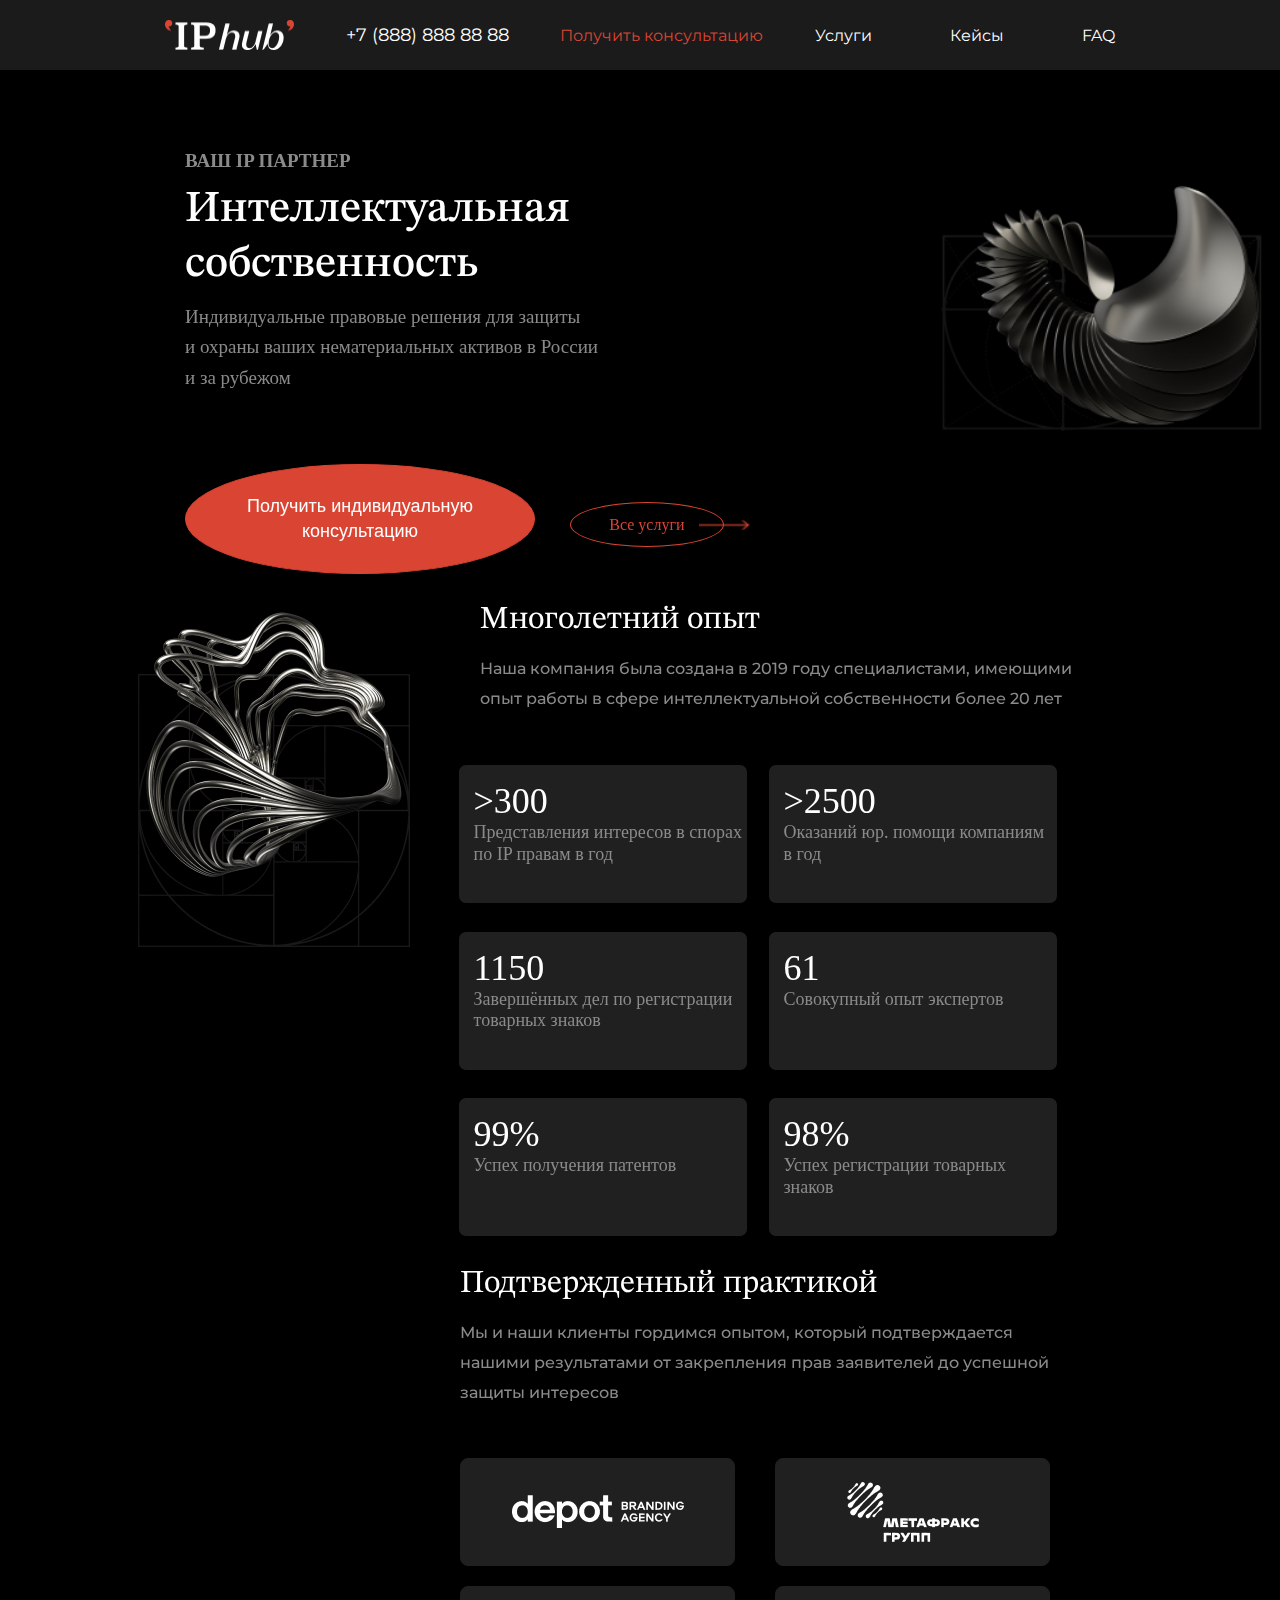
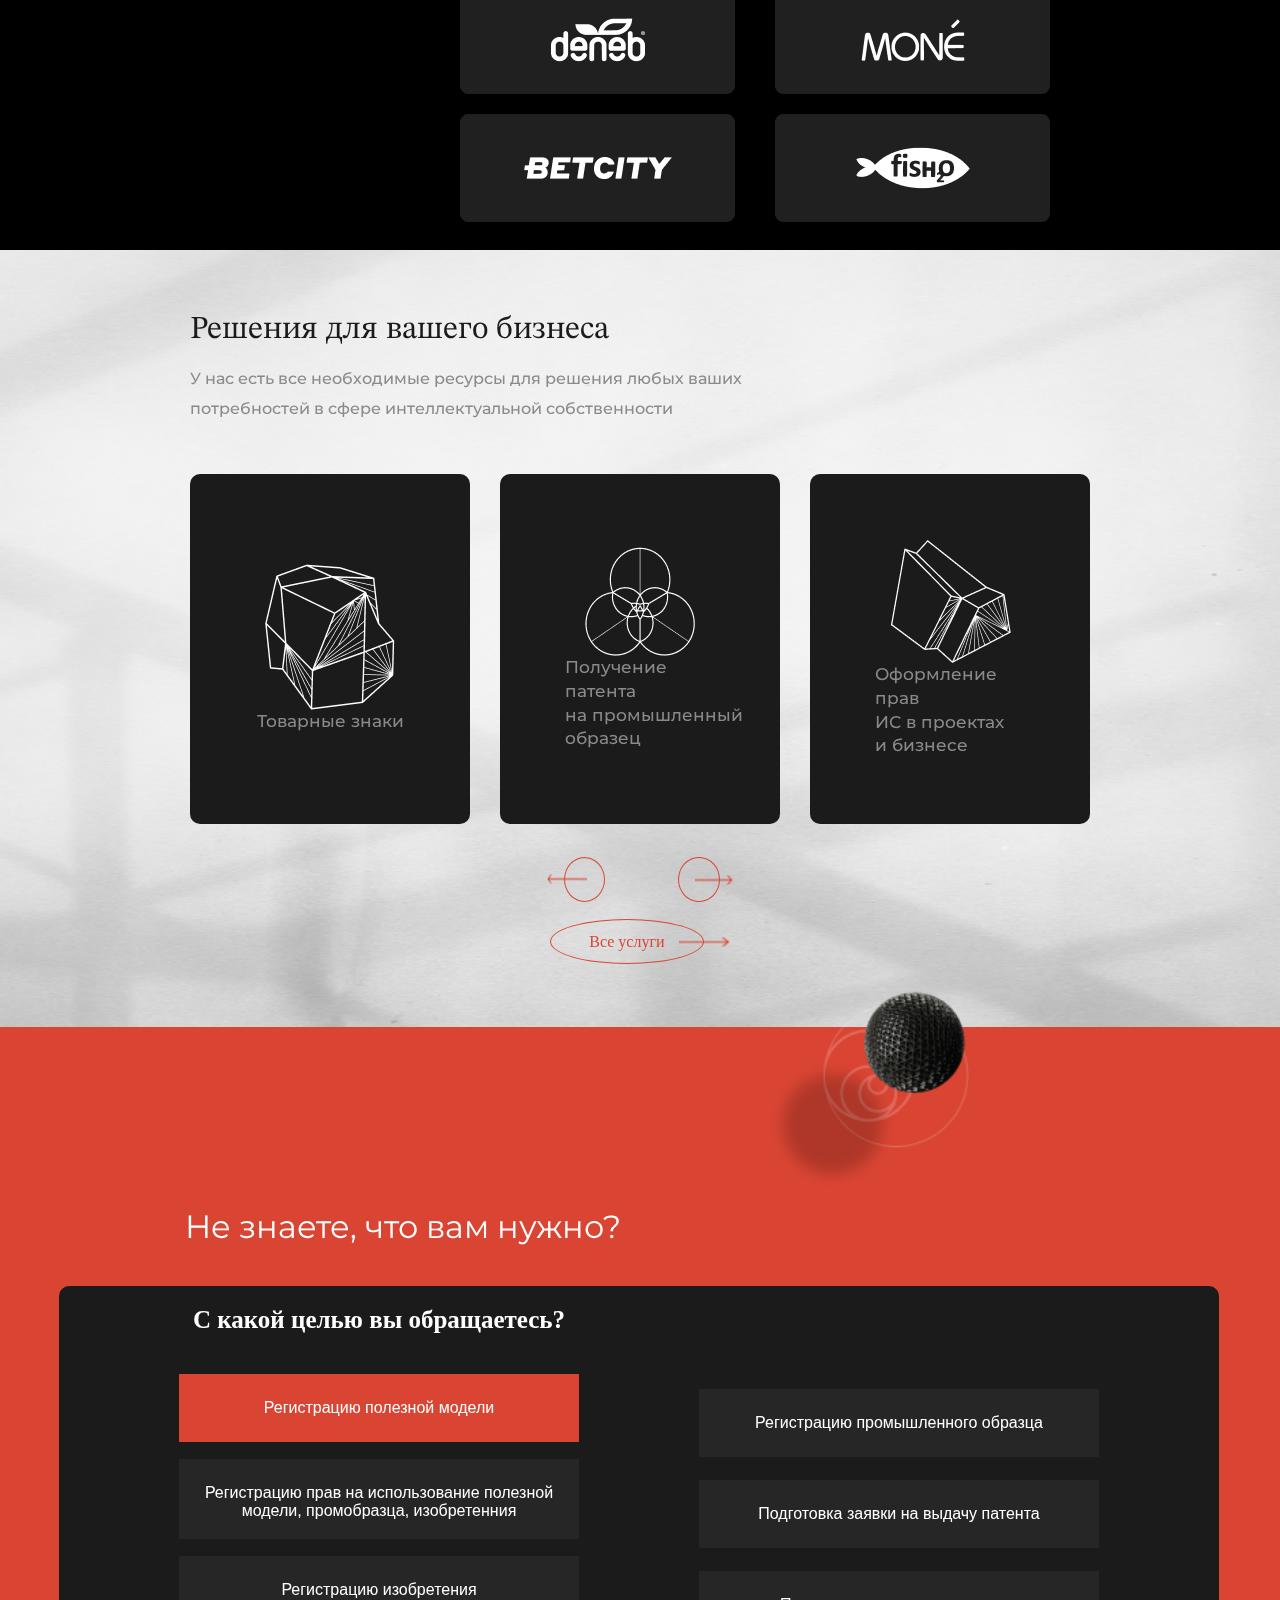
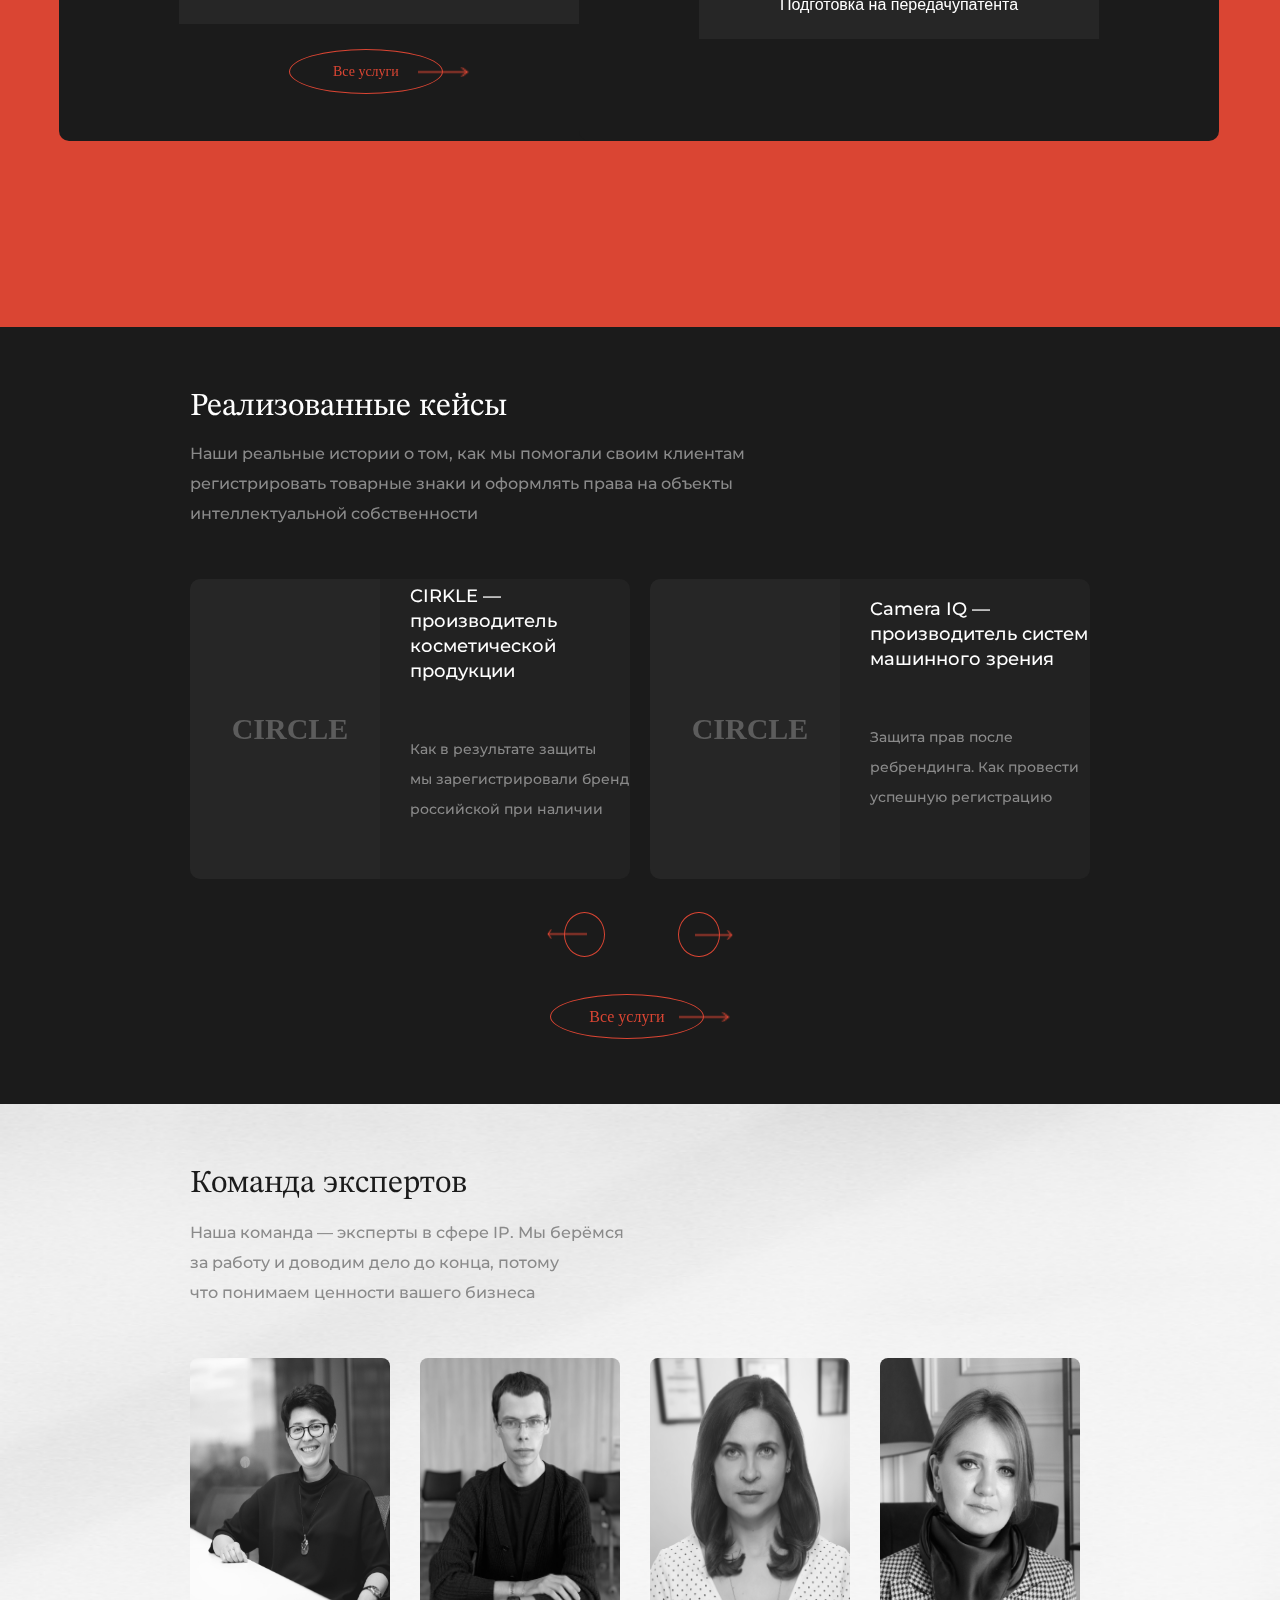
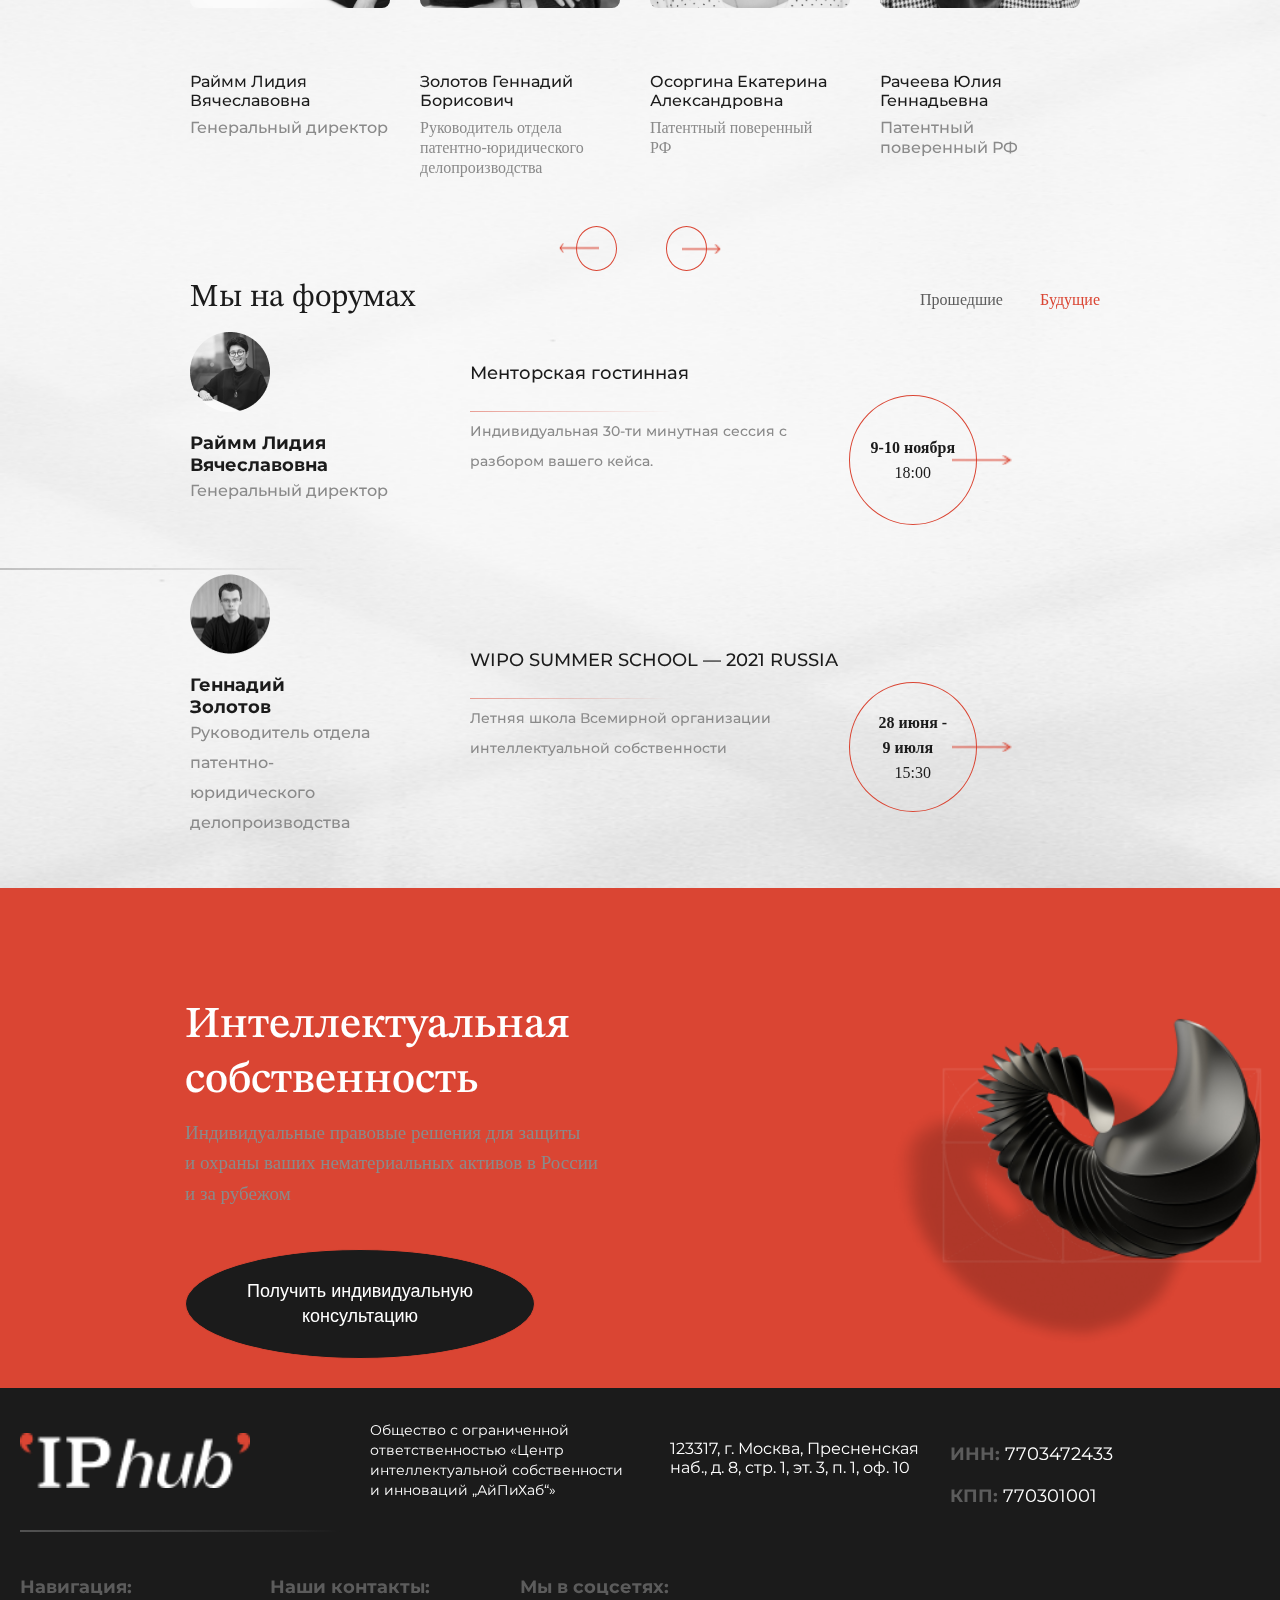
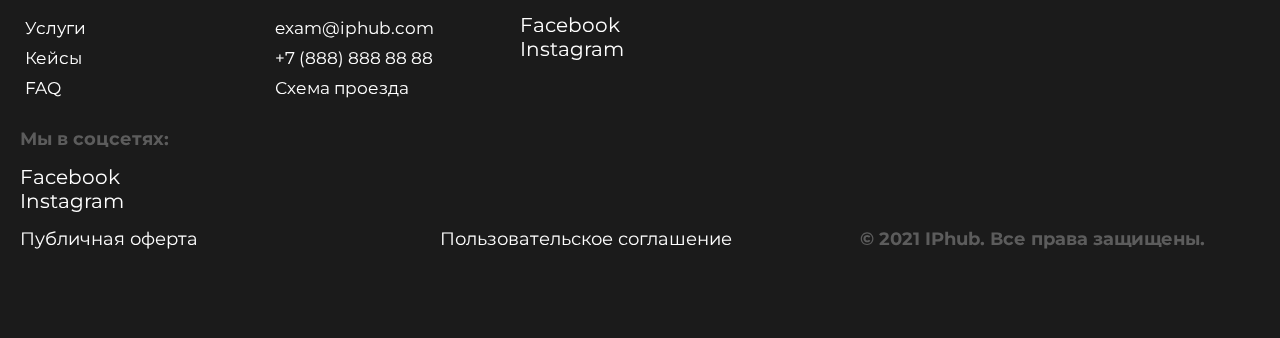
<file: index.html>
<!DOCTYPE html>
<html lang="en">
  <head>
    <meta charset="UTF-8" />
    <meta http-equiv="X-UA-Compatible" content="IE=edge" />
    <meta name="viewport" content="width=device-width, initial-scale=1.0" />
    <title>18-dars</title>
    <link rel="stylesheet" href="style.css" />
    <link
      rel="stylesheet"
      href="https://cdnjs.cloudflare.com/ajax/libs/font-awesome/6.1.2/css/all.min.css"
      integrity="sha512-1sCRPdkRXhBV2PBLUdRb4tMg1w2YPf37qatUFeS7zlBy7jJI8Lf4VHwWfZZfpXtYSLy85pkm9GaYVYMfw5BC1A=="
      crossorigin="anonymous"
      referrerpolicy="no-referrer"
    />
  </head>
  <body>
    <div class="container">
      <header class="site-head">
        <div class="site-head__start">
          <div class="site-head__nav">
            <div class="site">
              <img class="site-head__img" src="image/logo.png" alt="" />
              <a class="site-head__tel" href="#">+7 (888) 888 88 88</a>
              <a class="site-head__nav-link" href="#">Получить консультацию</a>
              <label class="none5" for="burger"
                ><img
                  class="site-head__icon none5"
                  src="image/Burger768.png"
                  alt=""
              /></label>
              <input class="none5" type="checkbox" name="burger" id="burger" />

              <div class="div-nav none3 none5">
                <!-- <div class="empty"></div> -->
                <div class="menu-bar">
                  <div class="services">
                    <a class="menu" href="service.html">Услуги</a>
                    <a class="menu" href="pagetwo.html">Кейсы</a>
                    <a class="menu" href="#">FAQ</a>
                  </div>
                  <div class="malumot">
                    <div class="email">
                      <h6>Наши контакты:</h6>
                      <a class="about-us" href="#">example@iphub.com</a>
                      <a class="about-us" href="tel:+998996365557">+7 (888) 888 88 88</a>
                    </div>
                    <p class="about-us none2">Схема проезда</p>
                    <h6>Мы в соцсетях:</h6>
                    <div class="sites">
                      <a class="about-us" href="#">Facebook</a>
                      <a class="about-us" href="#">Instagram</a>
                    </div>
                    <h6 class="none">Как добраться:</h6>
                    <p class="about-us none">Схема проезда</p>
                    <h6 class="about-loc">123317, г. Москва, Пресненская наб., д.
                      8, стр. 1, эт. 3, п. 1, оф. 10</h6>
                      <h6 class="about-loc">ИНН: 7703472433</h6>
                      <h6 class="about-loc mt">КПП: 770301001</h6>
                      <img class="none none2" src="image/image_2.png" alt="">
                  </div>
                  
                </div>
              </div>
              <div class="site-head__list-item none none2 none3 none4">
                <ul>
                  <li><a class="menu" href="service.html">Услуги</a></li>
                  <li><a class="menu" href="pagetwo.html">Кейсы</a></li>
                  <li><a class="menu" href="#">FAQ</a></li>
                </ul>
              </div>
            </div>
          </div>
          <div class="site-head__hero up">
            <div class="site-head__information">
              <h3 class="site-head__h3">ВАШ IP ПАРТНЕР</h3>
              <h1 class="site-head__h1">Интеллектуальная собственность</h1>
              <p class="site-head__text">
                Индивидуальные правовые решения для защиты и охраны ваших
                нематериальных активов в России и за рубежом
              </p>

              <div class="site-head__btns">
                <p class="site-head__ram flex"></p>
                <button class="site-head__button flex">
                  Получить индивидуальную <br />
                  консультацию
                </button>
                <div class="site-head__btn1 center__btn2">
                  <p class="site-head__btn flex">Все услуги</p>
                  <img
                    class="site-head__imgage"
                    src="image/Arrow 8.png"
                    alt=""
                  />
                </div>
              </div>
            </div>
            <div class="site-head__img-oval">
              <img src="image/image_0.png" alt="" />
            </div>
          </div>
          <div class="site-head__hero-desktop">
            <div>
              <img class="none none2 none3" src="image/image_2.png" alt="" />
            </div>
            <div class="site-head__brend">
              <div class="site-head__info">
                <h3 class="site-head__opit">Многолетний опыт</h3>
                <p class="site-head__since">
                  Наша компания была создана в 2019 году специалистами, имеющими
                  опыт работы в сфере интеллектуальной собственности более
                  20 лет
                </p>
              </div>
              <div class="site-head__buttons">
                <div class="btn">
                  <h1 class="site-head__number">>300</h1>
                  <p class="site-head__text3">
                    Представления интересов в спорах по IP правам в год
                  </p>
                </div>
                <div class="btn">
                  <h1 class="site-head__number">>2500</h1>
                  <p class="site-head__text3">
                    Оказаний юр. помощи компаниям в год
                  </p>
                </div>
                <div class="btn site-head__number2">
                  <h1 class="site-head__number">1150</h1>
                  <p class="site-head__text3">
                    Завершённых дел по регистрации товарных знаков
                  </p>
                </div>
                <div class="btn site-head__h60">
                  <h1 class="site-head__number">61</h1>
                  <p class="site-head__text3">Совокупный опыт экспертов</p>
                </div>
                <div class="btn site-head__h60">
                  <h1 class="site-head__number">99%</h1>
                  <p class="site-head__text3">Успех получения патентов</p>
                </div>
                <div class="btn site-head__h75">
                  <h1 class="site-head__number">98%</h1>
                  <p class="site-head__text3">
                    Успех регистрации товарных знаков
                  </p>
                </div>
              </div>
            </div>
          </div>
          <div class="breads">
            <div class="site-head__info">
              <h3 class="site-head__opit">Подтвержденный практикой</h3>
              <p class="site-head__since">
                Мы и наши клиенты гордимся опытом, который подтверждается нашими
                результатами от закрепления прав заявителей до успешной защиты
                интересов
              </p>
            </div>
            <div class="site-head__buttons3">
              <div class="btn btn3">
                <img src="image/depot.png" alt="" />
              </div>
              <div class="btn btn3">
                <img src="image/metafrans.png" alt="" />
              </div>
              <div class="btn btn3">
                <img src="image/denep.png" alt="" />
              </div>
              <div class="btn btn3">
                <img src="image/mone.png" alt="" />
              </div>
              <div class="btn btn3">
                <img src="image/image 83 (Traced).png" alt="" />
              </div>
              <div class="btn btn3 btn6-3">
                <img src="image/fish.png" alt="" />
              </div>
            </div>
          </div>
        </div>
        <div class="main">
          <div class="site-head__info site-head__info2">
            <h3 class="site-head__opit site-head__opit2">
              Решения для вашего бизнеса
            </h3>
            <p class="site-head__since paragaf">
              У нас есть все необходимые ресурсы для решения любых ваших
              потребностей в сфере интеллектуальной собственности
            </p>
            <div class="main__card">
              <div class="main__bg">
                <div class="main__icon">
                  <img src="image/Shape.png" alt="" />
                </div>
                <div class="main__img">
                  <img src="image/shakl.png" alt="" />
                </div>
                <div class="main__p">
                  <p class="main__text">Товарные знаки</p>
                </div>
              </div>
              <div class="main__bg none">
                <div class="main__icon">
                  <img src="image/Shape.png" alt="" />
                </div>
                <div class="main__img">
                  <img src="image/Vector.png" alt="" />
                </div>
                <div class="main__p">
                  <p class="main__text">
                    Получение патента на промышленный образец
                  </p>
                </div>
              </div>
              <div class="main__bg none none2">
                <div class="main__icon">
                  <img src="image/Shape.png" alt="" />
                </div>
                <div class="main__img">
                  <img src="image/shakl3.png" alt="" />
                </div>
                <div class="main__p">
                  <p class="main__text">
                    Оформление прав ИС в проектах и бизнесе
                  </p>
                </div>
              </div>
            </div>
            <div class="main__circle">
              <div class="main__circle-btn2 site-head__btn2">
                <img
                  class="site-head__imgage2"
                  src="image/Arrow 9.png"
                  alt=""
                />
                <p class="site-head__btn flex"></p>
              </div>
              <div class="main__circle-btn site-head__btn1">
                <p class="site-head__btn flex"></p>
                <img class="site-head__imgage" src="image/Arrow 8.png" alt="" />
              </div>
            </div>
            <div class="site-head__btn1 main__btn5">
              <p class="site-head__btn flex">Все услуги</p>
              <img class="site-head__imgage" src="image/Arrow 8.png" alt="" />
            </div>
          </div>
        </div>
        <div class="center none5">
          <div class="center__image">
            <img class="center__img" src="image/circle.png" alt="" />
          </div>
          <div class="center__bg">
            <h3 class="center__text">С какой целью вы обращаетесь?</h3>
            <div class="center__btn">
              <button class="center__a center__a1" href="#">
                Регистрацию полезной модели
              </button>
              <button class="center__a center__a2" href="#">
                Регистрацию прав на использование полезной модели, промобразца,
                изобретенния
              </button>
              <button class="center__a" href="#">
                Регистрацию изобретения
              </button>
            </div>
            <div class="center__button">
              <div class="site-head__btn1 center__btn2">
                <p class="site-head__btn flex">Все услуги</p>
                <img class="site-head__imgage" src="image/Arrow 8.png" alt="" />
              </div>
            </div>
          </div>
          <div class="center__info flex">
            <div class="center__btn">
              <button class="center__a" href="#">
                Регистрацию промышленного образца
              </button>
              <button class="center__a" href="#">
                Подготовка заявки на выдачу патента
              </button>
              <button class="center__a" href="#">
                Подготовка на передачупатента
              </button>
            </div>
          </div>
        </div>
        <div class="center none none3 none2 none4">
          <div class="center__image">
            <img class="center__img" src="image/circle.png" alt="" />
          </div>
          <h3 class="soz none none2 none3 none4">Не знаете, что вам нужно?</h3>
          <div class="infor">
            <div class="center__bg">
              <h3 class="center__text">С какой целью вы обращаетесь?</h3>
              <div class="center__btn">
                <button class="center__a center__a1" href="#">
                  Регистрацию полезной модели
                </button>
                <button class="center__a center__a2" href="#">
                  Регистрацию прав на использование полезной модели,
                  промобразца, изобретенния
                </button>
                <button class="center__a" href="#">
                  Регистрацию изобретения
                </button>
              </div>
              <div class="center__button">
                <div class="site-head__btn1 center__btn2">
                  <p class="site-head__btn flex">Все услуги</p>
                  <img
                    class="site-head__imgage"
                    src="image/Arrow 8.png"
                    alt=""
                  />
                </div>
              </div>
            </div>
            <div class="center__info flex">
              <div class="center__btn">
                <button class="center__a" href="#">
                  Регистрацию промышленного образца
                </button>
                <button class="center__a" href="#">
                  Подготовка заявки на выдачу патента
                </button>
                <button class="center__a" href="#">
                  Подготовка на передачупатента
                </button>
              </div>
            </div>
          </div>
        </div>
        <div class="main foot">
          <div class="site-head__info site-head__info2">
            <h3 class="site-head__opit site-head__opit2 opit">
              Реализованные кейсы
            </h3>
            <p class="site-head__since paragaf">
              Наши реальные истории о том, как мы помогали своим клиентам
              регистрировать товарные знаки и оформлять права на объекты
              интеллектуальной собственности
            </p>
            <div class="circle">
              <div class="main__card2">
                <div class="main__bg main__bgm">
                  <div class="main__icon">
                    <img src="image/Shape.png" alt="" />
                  </div>
                  <div class="main__circle-sub">
                    <h1 class="h1">CIRCLE</h1>
                  </div>
                </div>
                <div class="cola">
                  <h3 class="main__circle-subject opit__text">
                    CIRKLE — производитель косметической продукции
                  </h3>
                  <p class="opit__text opit__text">
                    Как в результате защиты мы зарегистрировали бренд российской
                    при наличии
                  </p>
                </div>
              </div>
              <div class="main__card2 none none2 none3">
                <div class="main__bg main__bgm">
                  <div class="main__icon">
                    <img src="image/Shape.png" alt="" />
                  </div>
                  <div class="main__circle-sub">
                    <h1 class="h1">CIRCLE</h1>
                  </div>
                </div>
                <div class="cola">
                  <h3 class="main__circle-subject opit__text">
                    Camera IQ — производитель систем машинного зрения
                  </h3>
                  <p class="opit__text">
                    Защита прав после ребрендинга. Как провести успешную
                    регистрацию
                  </p>
                </div>
              </div>
            </div>
            <div class="main__circle">
              <div class="main__circle-btn2 site-head__btn2">
                <img
                  class="site-head__imgage2"
                  src="image/Arrow 9.png"
                  alt=""
                />
                <p class="site-head__btn flex"></p>
              </div>
              <div class="main__circle-btn site-head__btn1">
                <p class="site-head__btn flex"></p>
                <img class="site-head__imgage" src="image/Arrow 8.png" alt="" />
              </div>
            </div>
            <div class="site-head__btn1 site-head__btn3">
              <p class="site-head__btn flex">Все услуги</p>
              <img class="site-head__imgage" src="image/Arrow 8.png" alt="" />
            </div>
          </div>
        </div>
        <div class="info">
          <div class="site-head__info site-head__info2">
            <h3 class="site-head__opit site-head__opit2 site-head__opit3">
              Команда экспертов
            </h3>
            <p class="site-head__since site-head__text4 paragaf">
              Наша команда — эксперты в сфере IP. Мы берёмся за работу и доводим
              дело до конца, потому что понимаем ценности вашего бизнеса
            </p>
            <div class="info__teacher">
              <div class="korea">
                <img
                  class="kores"
                  src="image/unsplash_v29_2mG3BNE.png"
                  alt=""
                />
                <h3 class="site-head__opit4">Раймм Лидия Вячеславовна</h3>
                <p class="site-head__since2">Генеральный директор</p>
              </div>
              <div class="korea patsan">
                <img class="kores" src="image/ccs.png" alt="" />
                <h3 class="site-head__opit4">Золотов Геннадий Борисович</h3>
                <p class="site-head__text5">
                  Руководитель отдела патентно-юридического делопроизводства
                </p>
              </div>
              <div class="korea patsan none2">
                <img class="kores" src="image/opoqi.png" alt="" />
                <h3 class="site-head__opit4">
                  Осоргина Екатерина Александровна
                </h3>
                <p class="site-head__text5">Патентный поверенный РФ</p>
              </div>
              <div class="korea none none2 none3 none4">
                <img
                  class="kores"
                  src="image/unsplash_j5KAuRrYX7g.png"
                  alt=""
                />
                <h3 class="site-head__opit4">Рачеева Юлия Геннадьевна</h3>
                <p class="site-head__since2">Патентный поверенный РФ</p>
              </div>
            </div>
            <div class="btns none none2 none3">
              <div class="main__circle-btn2 site-head__btn2">
                <img
                  class="site-head__imgage2"
                  src="image/Arrow 9.png"
                  alt=""
                />
                <p class="site-head__btn flex"></p>
              </div>
              <div class="main__circle-btn site-head__btn1">
                <p class="site-head__btn flex"></p>
                <img class="site-head__imgage" src="image/Arrow 8.png" alt="" />
              </div>
            </div>
            <div class="site-head__list">
              <h3 class="site-head__opit site-head__opit2 forum">
                Мы на форумах
              </h3>
              <div class="info__sub">
                <p class="p">Прошедшие</p>
                <p>Будущие</p>
              </div>
            </div>
            <div class="info__foot">
              <div class="info__inf">
                <img class="info__50" src="image/Ellipse 8.png" alt="" />
                <div class="info__text">
                  <h3 class="sub">Раймм Лидия Вячеславовна</h3>
                  <p class="info__inf-text site-head__since">
                    Генеральный директор
                  </p>
                </div>
              </div>
              <div class="info__infor">
                <div class="info__content">
                  <h3 class="site-head__opit opit__sub">
                    Менторская гостинная
                  </h3>
                  <img src="image/Vector 2.png" alt="" />
                  <p class="opit___text opit__text">
                    Индивидуальная 30-ти минутная сессия с разбором вашего
                    кейса.
                  </p>
                </div>
                <div class="info__btn site-head__btn1">
                  <p class="info__btn-sub site-head__btn flex">
                    <strong>9-10 ноября</strong>18:00
                  </p>
                  <img
                    class="info__btn-img site-head__imgage"
                    src="image/Arrow 8.png"
                    alt=""
                  />
                </div>
              </div>
            </div>
            <img src="image/Vector 3.png" alt="" />
            <div class="info__foot">
              <div class="info__inf">
                <img class="info__50" src="image/Ellipse 7.png" alt="" />
                <div class="info__text">
                  <h3 class="sub">Геннадий Золотов</h3>
                  <p class="info__inf-text site-head__since">
                    Руководитель отдела патентно-юридического делопроизводства
                  </p>
                </div>
              </div>
              <div class="info__infor">
                <div class="info__content">
                  <h3 class="site-head__opit opit__sub">
                    WIPO SUMMER SCHOOL — 2021 RUSSIA
                  </h3>
                  <img src="image/Vector 2.png" alt="" />
                  <p class="opit___text opit__text">
                    Летняя школа Всемирной организации интеллектуальной
                    собственности
                  </p>
                </div>
                <div class="info__btn site-head__btn1">
                  <p class="info__btn-sub site-head__btn flex">
                    <strong>28 июня - <br /> 9 июля</strong>15:30
                  </p>
                  <img
                    class="info__btn-img site-head__imgage"
                    src="image/Arrow 8.png"
                    alt=""
                  />
                </div>
              </div>
            </div>
          </div>
          <div class="footer site-head__hero">
            <div class="site-head__information fut">
              <h1 class="site-head__h1">Интеллектуальная собственность</h1>
              <p class="site-head__text">
                Индивидуальные правовые решения для защиты и охраны ваших
                нематериальных активов в России и за рубежом
              </p>
              <p class="site-head__ram flex"></p>
              <button class="site-head__button flex footer__btn">
                Получить индивидуальную <br />
                консультацию
              </button>
              <div
                class="site-head__btn1 center__btn2 site-head__st-btn none4 none5"
              >
                <p class="site-head__btn flex">Все услуги</p>
                <img class="site-head__imgage" src="image/Arrow 8.png" alt="" />
              </div>
            </div>
            <div class="site-head__img-oval">
              <img src="image/image_0.png" alt="" />
            </div>
          </div>
          <div class="end-main">
            <div class="end__foot-nav">
              <div>
                <img class="end-img" src="image/logo.png" alt="" />
              </div>
              <div class="fooot">
                <p class="end-text">
                  Общество с ограниченной ответственностью «Центр
                  интеллектуальной собственности и инноваций „АйПиХаб“»
                </p>
                <div class="foot__end">
                  <p class="end-loc">
                    123317, г. Москва, Пресненская наб., д. 8, стр. 1, эт. 3, п.
                    1, оф. 10
                  </p>
                  <br />
                  <div>
                    <p class="end__code end__code1">
                      <strong class="st">ИНН:</strong> 7703472433
                    </p>
                    <p class="end__code">
                      <strong class="st">КПП:</strong> 770301001
                    </p>
                  </div>
                </div>
              </div>
            </div>
            <img src="image/Vector 3.png" alt="" />
            <div class="end-end">
              <div class="end__one">
                <h6 class="end__hode">Навигация:</h6>
                <p class="end__link">Услуги</p>
                <p class="end__link">Кейсы</p>
                <p class="end__link">FAQ</p>
              </div>
              <div class="end__one">
                <h6 class="end__hode">Наши контакты:</h6>
                <p class="end__link">exam@iphub.com</p>
                <p class="end__link">+7 (888) 888 88 88</p>
                <p class="end__link">Схема проезда</p>
              </div>
              <div class="end__links none none2">
                <h6 class="end__hode">Мы в соцсетях:</h6>
                <div class="facebook">
                  <a class="end__links-link" href="#">Facebook</a>
                </div>
                <div class="insta">
                  <a class="end__links-link" href="#">Instagram</a>
                </div>
              </div>
            </div>
            <h6 class="end__hode end__hode1 none3">Мы в соцсетях:</h6>
            <div class="end__links none3">
              <div class="facebook">
                <a class="end__links-link" href="#">Facebook</a>
              </div>
              <div class="insta">
                <a class="end__links-link" href="#">Instagram</a>
              </div>
            </div>
            <div class="foot-end">
              <p class="end__code">Публичная оферта</p>
              <p class="end__code">Пользовательское соглашение</p>
              <h6 class="end__hode">© 2021 IPhub. Все права защищены.</h6>
            </div>
          </div>
        </div>
      </header>
    </div>
  </body>
</html>
</file>
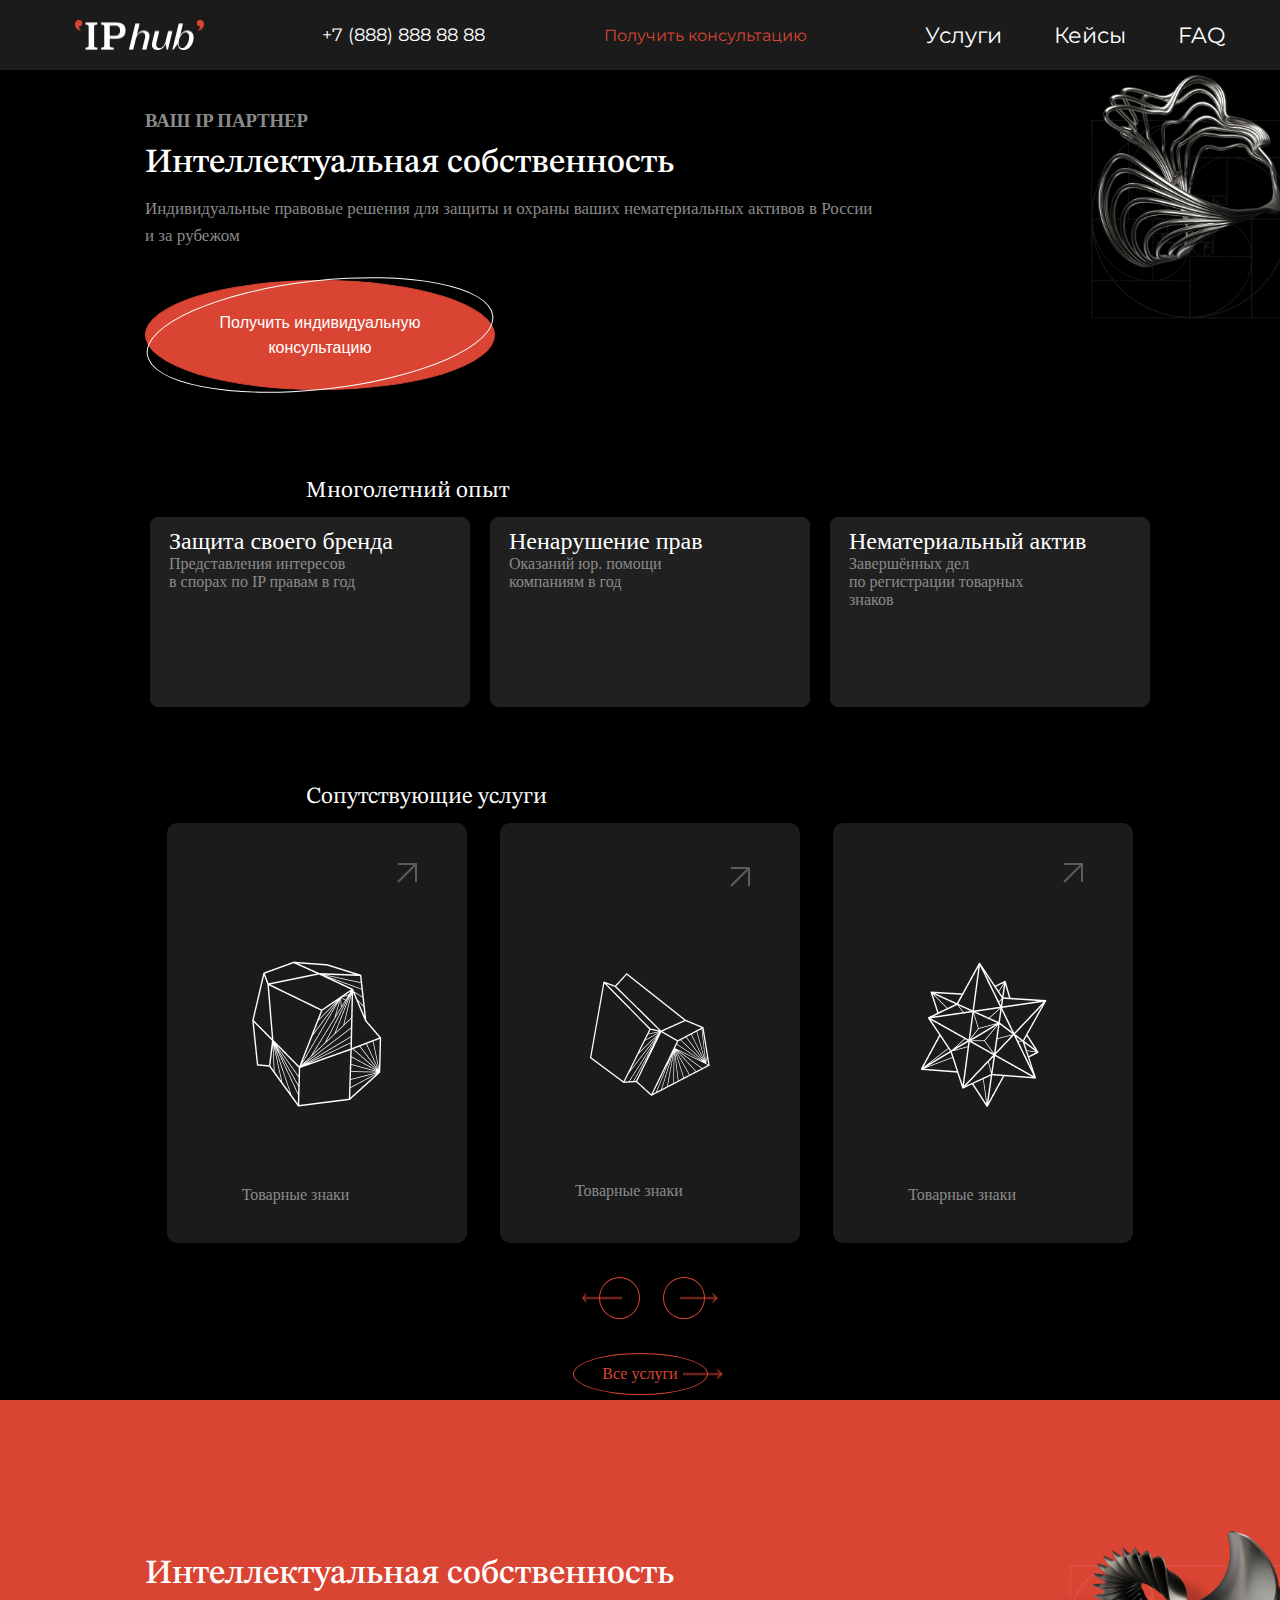
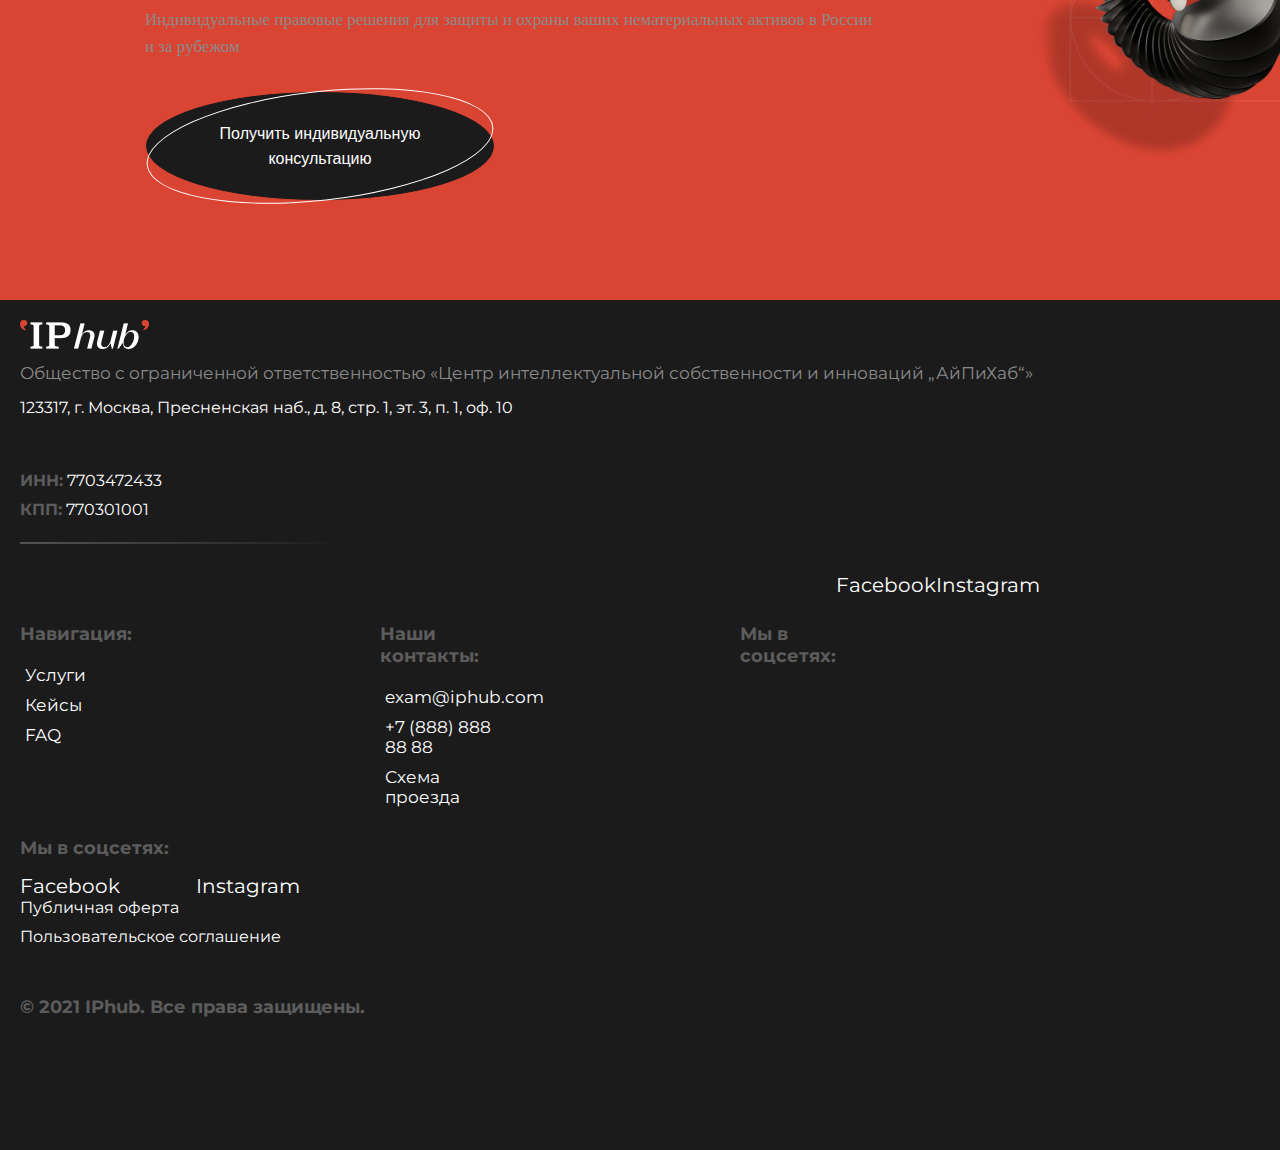
<file: pagetwo.html>
<!DOCTYPE html>
<html lang="en">
  <head>
    <meta charset="UTF-8" />
    <meta http-equiv="X-UA-Compatible" content="IE=edge" />
    <meta name="viewport" content="width=device-width, initial-scale=1.0" />
    <title>18-dars</title>
    <link rel="stylesheet" href="pagetwo.css" />
    <link
      rel="stylesheet"
      href="https://cdnjs.cloudflare.com/ajax/libs/font-awesome/6.1.2/css/all.min.css"
      integrity="sha512-1sCRPdkRXhBV2PBLUdRb4tMg1w2YPf37qatUFeS7zlBy7jJI8Lf4VHwWfZZfpXtYSLy85pkm9GaYVYMfw5BC1A=="
      crossorigin="anonymous"
      referrerpolicy="no-referrer"
    />
  </head>
  <body>
    <div class="container">
      <header class="site-head">
        <div class="site-head__start">
          <div class="site-head__nav">
            <div class="site">
              <img class="site-head__img" src="image/logo.png" alt="" />
              <a class="site-head__tel" href="#">+7 (888) 888 88 88</a>
              <a class="site-head__nav-link" href="#">Получить консультацию</a>
              <label class="none4" for="burger"
                ><img
                  class="site-head__icon none5"
                  src="image/Burger768.png"
                  alt=""
              /></label>
              <input class="none5" type="checkbox" name="burger" id="burger" />

              <div class="div-nav none3 none5">
                <!-- <div class="empty"></div> -->
                <div class="menu-bar">
                  <div class="services">
                    <a class="menu" href="service.html">Услуги</a>
                    <a class="menu" href="pagetwo.html">Кейсы</a>
                    <a class="menu" href="#">FAQ</a>
                  </div>
                  <div class="malumot">
                    <div class="email">
                      <h6>Наши контакты:</h6>
                      <a class="about-us" href="#">example@iphub.com</a>
                      <a class="about-us" href="tel:+998996365557">+7 (888) 888 88 88</a>
                    </div>
                    <p class="about-us none2">Схема проезда</p>
                    <h6>Мы в соцсетях:</h6>
                    <div class="sites">
                      <a class="about-us" href="#">Facebook</a>
                      <a class="about-us" href="#">Instagram</a>
                    </div>
                    <h6 class="none">Как добраться:</h6>
                    <p class="about-us none">Схема проезда</p>
                    <h6 class="about-loc">123317, г. Москва, Пресненская наб., д.
                      8, стр. 1, эт. 3, п. 1, оф. 10</h6>
                      <h6 class="about-loc">ИНН: 7703472433</h6>
                      <h6 class="about-loc mt">КПП: 770301001</h6>
                      <img class="none none2" src="image/image_2.png" alt="">
                  </div>
                  
                </div>
              </div>
              <div class="site-head__list-item none none2 none3">
                <ul>
                  <li><a class="menu" href="service.html">Услуги</a></li>
                  <li><a class="menu" href="pagetwo.html">Кейсы</a></li>
                  <li><a class="menu" href="#">FAQ</a></li>
                </ul>
              </div>
            </div>
          </div>
          <div class="site-head__hero up">
            <div class="site-head__information">
              <h3 class="site-head__h3">ВАШ IP ПАРТНЕР</h3>
              <h1 class="site-head__h1">Интеллектуальная собственность</h1>
              <p class="site-head__text">
                Индивидуальные правовые решения для защиты и охраны ваших
                нематериальных активов в России и за рубежом
              </p>

              <div class="site-head__btns">
                <p class="site-head__ram flex"></p>
                <button class="site-head__button flex">
                  Получить индивидуальную <br />
                  консультацию
                </button>
              </div>
            </div>
            <div class="site-head__img-oval">
              <img src="image/image_2.png" alt="" />
            </div>
          </div>
          <div class="site-head__hero-desktop">
            <div>
              <img class="none none2 none3 none4" src="image/image_2.png" alt="" />
            </div>
            <div class="site-head__brend">
              <div class="site-head__info">
                <h3 class="site-head__opit">Многолетний опыт</h3>
              </div>
              <div class="site-head__buttons">
                <div class="btn">
                  <h1 class="site-head__number">Защита своего бренда</h1>
                  <p class="site-head__text3">
                    Представления интересов в спорах по IP правам в год
                  </p>
                </div>
                <div class="btn">
                  <h1 class="site-head__number">Ненарушение прав</h1>
                  <p class="site-head__text3">
                    Оказаний юр. помощи компаниям в год
                  </p>
                </div>
                <div class="btn site-head__number2">
                  <h1 class="site-head__number">Нематериальный актив</h1>
                  <p class="site-head__text3">
                    Завершённых дел по регистрации товарных знаков
                  </p>
                </div>
              </div>
            </div>
          </div>
          <div class="breads">
            <div class="site-head__info">
              <h3 class="site-head__opit">Сопутствующие услуги</h3>
            </div>
          </div>
          <div class="main__card">
            <div class="main__bg">
              <div class="main__icon">
                <img src="image/Shape.png" alt="" />
              </div>
              <div class="main__img">
                <img src="image/shakl.png" alt="" />
              </div>
              <div class="main__p">
                <p class="main__text">Товарные знаки</p>
              </div>
            </div>
            <div class="main__bg none none2">
                <div class="main__icon">
                  <img src="image/Shape.png" alt="" />
                </div>
                <div class="main__img">
                  <img src="image/shakl3.png" alt="" />
                </div>
                <div class="main__p">
                  <p class="main__text">Товарные знаки</p>
                </div>
              </div>
              <div class="main__bg none none2">
                <div class="main__icon">
                  <img src="image/Shape.png" alt="" />
                </div>
                <div class="main__img">
                  <img src="image/6.png" alt="" />
                </div>
                <div class="main__p">
                  <p class="main__text">Товарные знаки</p>
                </div>
              </div>
            
          </div>
          <div class="main__circle">
            <div class="main__circle-btn2 site-head__btn2">
              <img
                class="site-head__imgage2"
                src="image/Arrow 9.png"
                alt=""
              />
              <p class="site-head__btn flex"></p>
            </div>
            <div class="main__circle-btn site-head__btn1">
              <p class="site-head__btn flex"></p>
              <img class="site-head__imgage" src="image/Arrow 8.png" alt="" />
            </div>
          </div>
          <div class="site-head__btn1 main__btn5">
            <p class="site-head__btn flex">Все услуги</p>
            <img class="site-head__imgage" src="image/Arrow 8.png" alt="" />
          </div>
        </div>

        
          <div class="footer site-head__hero">
            <div class="site-head__information fut">
              <h1 class="site-head__h1">Интеллектуальная собственность</h1>
              <p class="site-head__text">
                Индивидуальные правовые решения для защиты и охраны ваших
                нематериальных активов в России и за рубежом
              </p>
              <p class="site-head__ram flex"></p>
              <button class="site-head__button flex footer__btn">
                Получить индивидуальную <br />
                консультацию
              </button>
              <div
                class="site-head__btn1 center__btn2 site-head__st-btn none4 none5"
              >
                <p class="site-head__btn flex">Все услуги</p>
                <img class="site-head__imgage" src="image/Arrow 8.png" alt="" />
              </div>
            </div>
            <div class="site-head__img-oval">
              <img src="image/image_0.png" alt="" />
            </div>
          </div>
          <div class="end-main">
            <div class="end__foot-nav">
              <div>
                <img class="end-img" src="image/logo.png" alt="" />
              </div>
              <div class="fooot">
                <p class="end-text">
                  Общество с ограниченной ответственностью «Центр
                  интеллектуальной собственности и инноваций „АйПиХаб“»
                </p>
                <div class="foot__end">
                  <p class="end-loc">
                    123317, г. Москва, Пресненская наб., д. 8, стр. 1, эт. 3, п.
                    1, оф. 10
                  </p>
                  <br />
                  <div>
                    <p class="end__code end__code1">
                      <strong class="st">ИНН:</strong> 7703472433
                    </p>
                    <p class="end__code">
                      <strong class="st">КПП:</strong> 770301001
                    </p>
                  </div>
                </div>
              </div>
            </div>
            <img src="image/Vector 3.png" alt="" />
            <div class="end-end">
              <div class="end__one">
                <h6 class="end__hode">Навигация:</h6>
                <p class="end__link">Услуги</p>
                <p class="end__link">Кейсы</p>
                <p class="end__link">FAQ</p>
              </div>
              <div class="end__one">
                <h6 class="end__hode">Наши контакты:</h6>
                <p class="end__link">exam@iphub.com</p>
                <p class="end__link">+7 (888) 888 88 88</p>
                <p class="end__link">Схема проезда</p>
              </div>
              <div class="end__links none none2">
                <h6 class="end__hode">Мы в соцсетях:</h6>
                <div class="facebook">
                  <a class="end__links-link" href="#">Facebook</a>
                </div>
                <div class="insta">
                  <a class="end__links-link" href="#">Instagram</a>
                </div>
              </div>
            </div>
            <h6 class="end__hode end__hode1 none3">Мы в соцсетях:</h6>
            <div class="end__links none3">
              <div class="facebook">
                <a class="end__links-link" href="#">Facebook</a>
              </div>
              <div class="insta">
                <a class="end__links-link" href="#">Instagram</a>
              </div>
            </div>
            <div class="foot-end">
              <p class="end__code">Публичная оферта</p>
              <p class="end__code">Пользовательское соглашение</p>
              <h6 class="end__hode">© 2021 IPhub. Все права защищены.</h6>
            </div>
          </div>
        </div>
      </header>
    </div>
  </body>
</html>
</file>
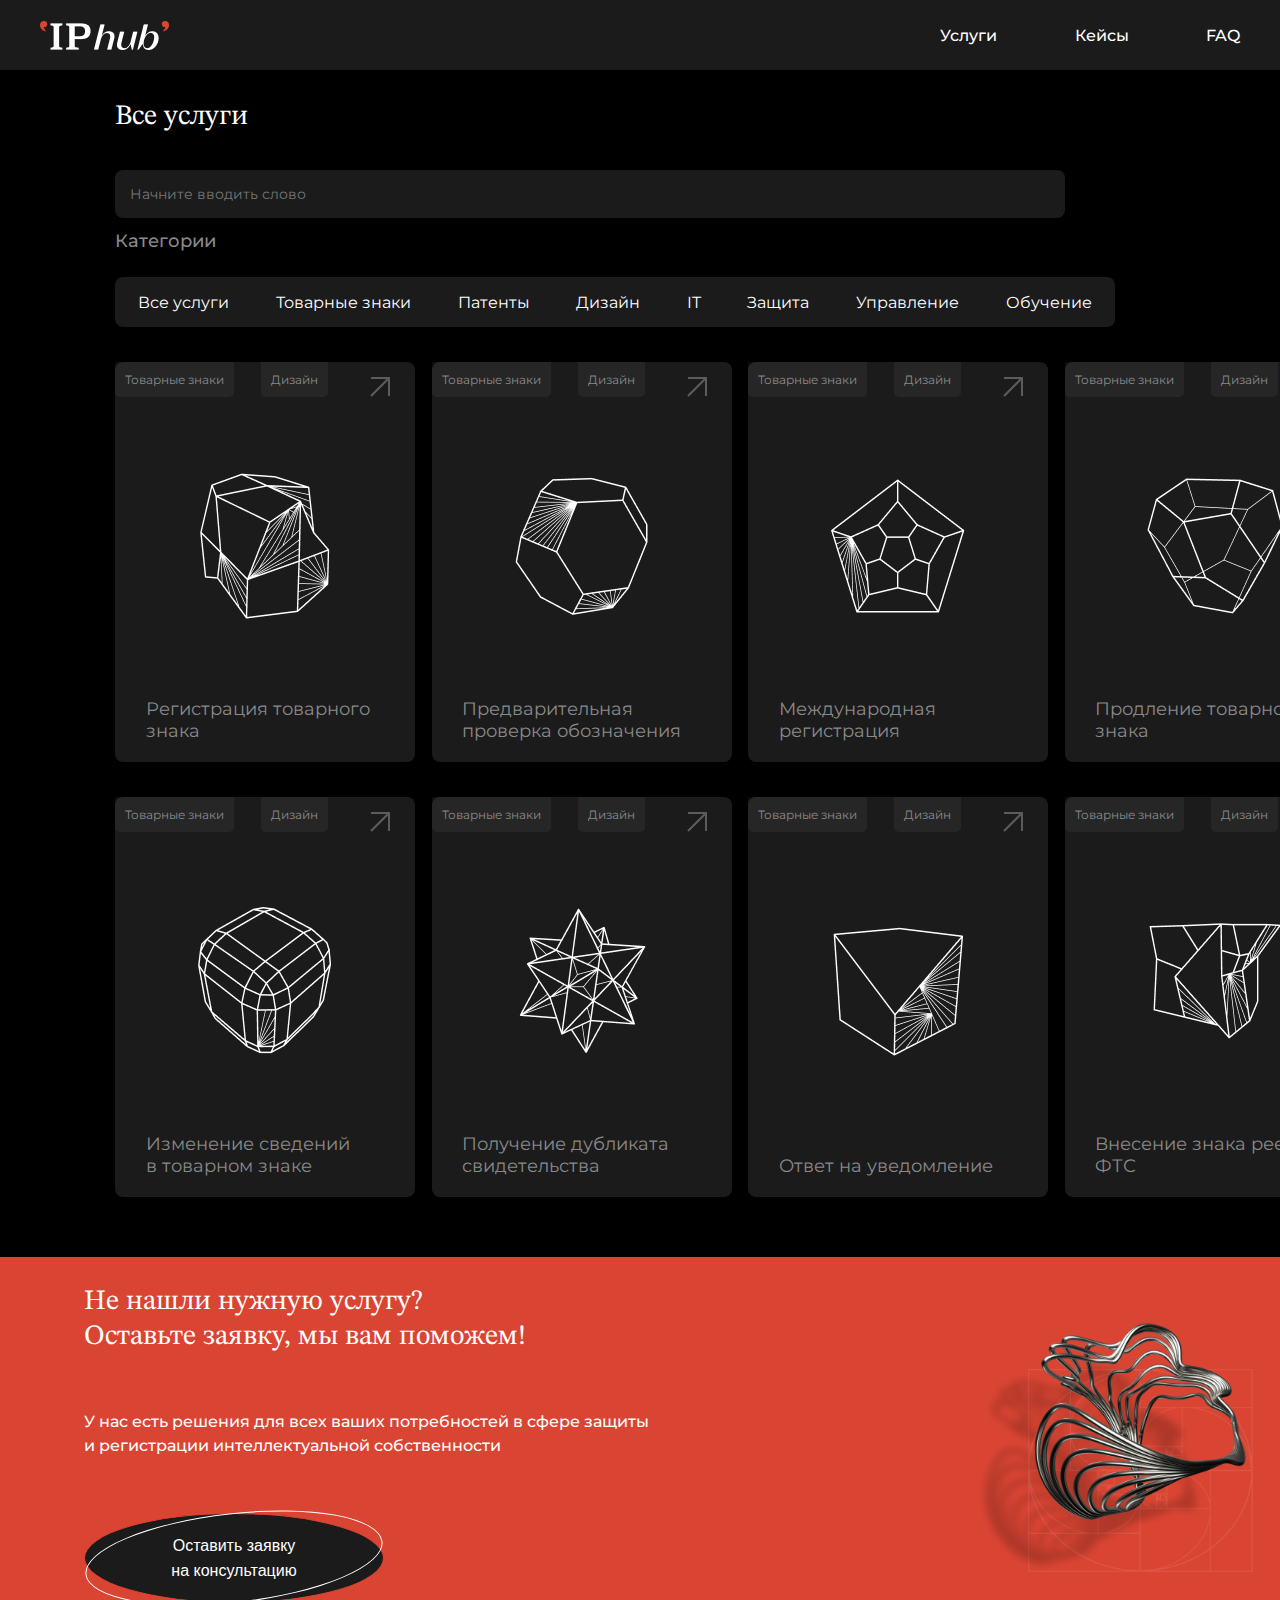
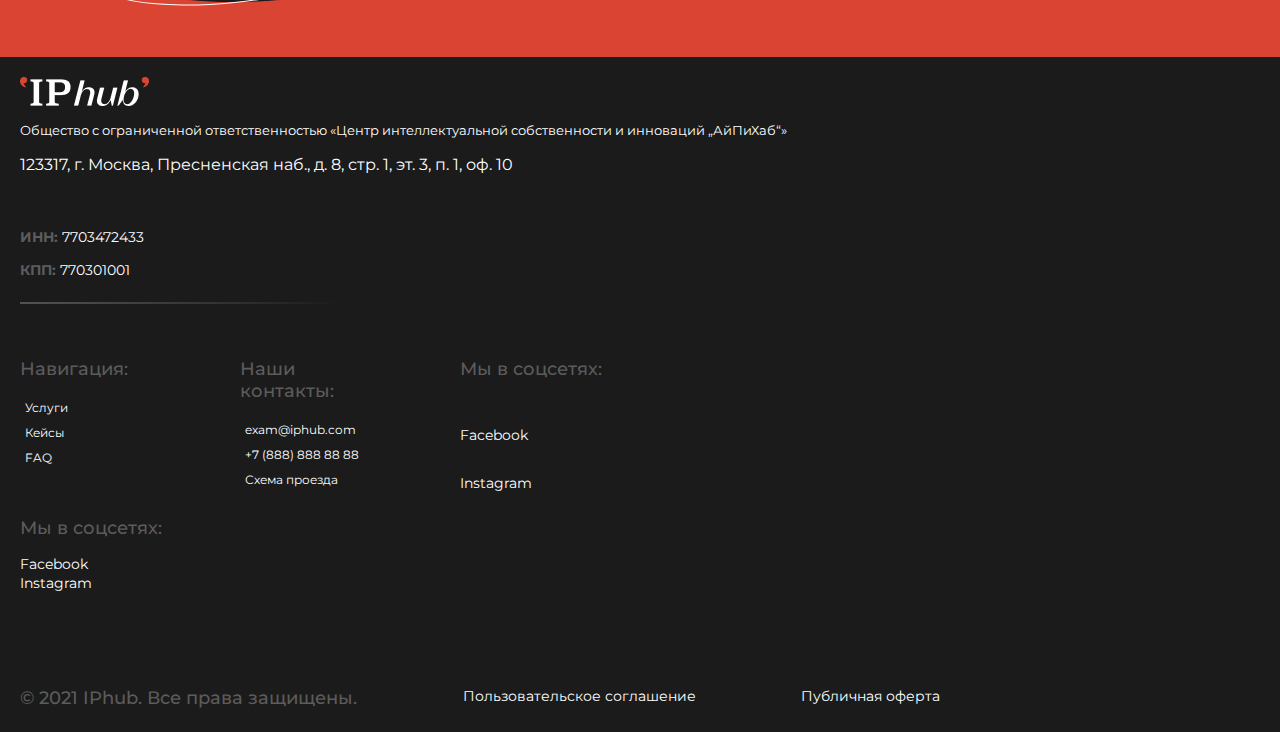
<file: service.html>
<!DOCTYPE html>
<html lang="en">
  <head>
    <meta charset="UTF-8" />
    <meta http-equiv="X-UA-Compatible" content="IE=edge" />
    <meta name="viewport" content="width=device-width, initial-scale=1.0" />
    <title>18-dars</title>
    <link rel="stylesheet" href="service.css" />
    <link rel="stylesheet" href="https://cdnjs.cloudflare.com/ajax/libs/font-awesome/6.1.2/css/all.min.css" integrity="sha512-1sCRPdkRXhBV2PBLUdRb4tMg1w2YPf37qatUFeS7zlBy7jJI8Lf4VHwWfZZfpXtYSLy85pkm9GaYVYMfw5BC1A==" crossorigin="anonymous" referrerpolicy="no-referrer" />
  </head>
  <body>
    <div class="container">
      <header class="site-head">
        <div class="site-head__start">
          <div class="site-head__nav">
            <div class="site">
              <img class="site-head__img" src="image/logo.png" alt="" />
              <a class="site-head__tel" href="#">+7 (888) 888 88 88</a>
              <a class="site-head__nav-link" href="#">Получить консультацию</a>
              <label class="none5" for="burger"
                ><img
                  class="site-head__icon none5"
                  src="image/Burger768.png"
                  alt=""
              /></label>
              <input class="none5 inp" type="checkbox" name="burger" id="burger" />
              <div class="div-nav none3 none5">
                <div class="menu-bar">
                  <div class="services">
                    <a class="menu" href="service.html">Услуги</a>
                    <a class="menu" href="pagetwo.html">Кейсы</a>
                    <a class="menu" href="#">FAQ</a>
                  </div>
                  <div class="malumot">
                    <div class="email">
                      <h6>Наши контакты:</h6>
                      <a class="about-us" href="#">example@iphub.com</a>
                      <a class="about-us" href="#">+7 (888) 888 88 88</a>
                    </div>
                    <p class="about-us none2">Схема проезда</p>
                    <h6>Мы в соцсетях:</h6>
                    <div class="sites">
                      <a class="about-us" href="#">Facebook</a>
                      <a class="about-us" href="#">Instagram</a>
                    </div>
                    <h6 class="none">Как добраться:</h6>
                    <p class="about-us none">Схема проезда</p>
                    <h6 class="about-loc">123317, г. Москва, Пресненская наб., д.
                      8, стр. 1, эт. 3, п. 1, оф. 10</h6>
                      <h6 class="about-loc">ИНН: 7703472433</h6>
                      <h6 class="about-loc mt">КПП: 770301001</h6>
                      <img class="none none2 image" width="270" height="299" src="image/image_2.png" alt="">
                  </div>
              </div>
            </div>
            <div class="site-head__list-item none none2 none3 none4">
              <ul>
                <li><a class="menu2" href="service.html">Услуги</a></li>
                <li><a class="menu2" href="pagetwo.html">Кейсы</a></li>
                <li><a class="menu2" href="#">FAQ</a></li>
              </ul>
            </div>
          </div>
        </div>
      </header>
      <div class="hero">
        <div class="hero__content">
          <h1>Все услуги</h1>
          <div class="input-box">
            <input class="hero__input" type="text" placeholder="Начните вводить слово">
            <i class="fa-solid fa-magnifying-glass icons"></i>
          </div>
          <h6 class="none3">Категории</h6>
          <div class="none none2 none3 navbar">
            <li><a class="navbar-link" href="#">Все услуги</a></li>
            <li><a class="navbar-link" href="#">Товарные знаки</a></li>
            <li><a class="navbar-link" href="#">Патенты</a></li>
            <li><a class="navbar-link" href="#">Дизайн</a></li>
            <li><a class="navbar-link" href="#">IT</a></li>
            <li><a class="navbar-link" href="#">Защита</a</li>
            <li><a class="navbar-link" href="#">Управление</a></li>
            <li><a class="navbar-link" href="#">Обучение</a></li>
            </div>
          <div class="input-box input-box2 none3 none4 none5">
            <input class="hero__input bg-inp" type="text" placeholder="Товарные знаки">
            <i class="fa-solid fa-angle-down icons"></i>
          </div>
          <div class="cards">
            <div class="card1">
              <div class="top">
                 <p class="text">Товарные знаки</p>
                 <p class="text none2 none3 none4">Дизайн</p>
                 <p class="text none none5">•••</p>
                 <img class="shape" src="image/Shape.png" alt="">
              </div>
              <div class="picture">
                 <img src="image/shakl.png" alt="">
              </div>
              <div class="about">
                 <p class="subject">Регистрация товарного знака </p>
              </div>
            </div>
            <div class="card1">
              <div class="top">
                 <p class="text">Товарные знаки</p>
                 <p class="text none2 none3 none4">Дизайн</p>
                 <p class="text none none5">•••</p>
                 <img class="shape" src="image/Shape.png" alt="">
              </div>
              <div class="picture">
                 <img src="image/2.png" alt="">
              </div>
              <div class="about">
                 <p class="subject">Предварительная проверка обозначения </p>
              </div>
            </div>
            <div class="card1">
              <div class="top">
                 <p class="text">Товарные знаки</p>
                 <p class="text none2 none3 none4">Дизайн</p>
                 <p class="text none none5">•••</p>
                 <img class="shape" src="image/Shape.png" alt="">
              </div>
              <div class="picture">
                 <img src="image/3.png" alt="">
              </div>
              <div class="about">
                 <p class="subject">Международная регистрация</p>
              </div>
            </div>
            <div class="card1">
              <div class="top">
                 <p class="text">Товарные знаки</p>
                 <p class="text none2 none3 none4">Дизайн</p>
                 <p class="text none none5">•••</p>
                 <img class="shape" src="image/Shape.png" alt="">
              </div>
              <div class="picture">
                 <img src="image/4.png" alt="">
              </div>
              <div class="about">
                 <p class="subject">Продление товарного знака</p>
              </div>
            </div>
            <div class="card1">
              <div class="top">
                 <p class="text">Товарные знаки</p>
                 <p class="text none2 none3 none4">Дизайн</p>
                 <p class="text none none5">•••</p>
                 <img class="shape" src="image/Shape.png" alt="">
              </div>
              <div class="picture">
                 <img src="image/5.png" alt="">
              </div>
              <div class="about">
                 <p class="subject">Изменение сведений в товарном знаке</p>
              </div>
            </div>
            <div class="card1">
              <div class="top">
                 <p class="text">Товарные знаки</p>
                 <p class="text none2 none3 none4">Дизайн</p>
                 <p class="text none none5">•••</p>
                 <img class="shape" src="image/Shape.png" alt="">
              </div>
              <div class="picture">
                 <img src="image/6.png" alt="">
              </div>
              <div class="about">
                 <p class="subject">Получение дубликата свидетельства</p>
              </div>
            </div>
            <div class="card1">
              <div class="top">
                 <p class="text">Товарные знаки</p>
                 <p class="text none2 none3 none4">Дизайн</p>
                 <p class="text none none5">•••</p>
                 <img class="shape" src="image/Shape.png" alt="">
              </div>
              <div class="picture">
                 <img src="image/7.png" alt="">
              </div>
              <div class="about">
                 <p class="subject">Ответ на уведомление</p>
              </div>
            </div>
            <div class="card1 mb">
              <div class="top">
                 <p class="text">Товарные знаки</p>
                 <p class="text none2 none3 none4">Дизайн</p>
                 <p class="text none none5">•••</p>
                 <img class="shape" src="image/Shape.png" alt="">
              </div>
              <div class="picture">
                 <img src="image/8.png" alt="">
              </div>
              <div class="about">
                 <p class="subject">Внесение знака реестр ФТС </p>
              </div>
            </div>
          </div>
        </div>
      </div>
      <footer class="foot">
        <div class="end">
          <h2>Не нашли нужную услугу? Оставьте заявку, мы вам поможем!</h2>
          <p class="text2">У нас есть решения для всех ваших потребностей в сфере защиты и регистрации интеллектуальной собственности</p>
          <p class="site-head__ram"></p>
          <button class="site-head__button flex">
            Оставить заявку <br class="none"> на консультацию
          </button>
        </div>
        <img class="none none2 foot-img" width="242" height="218" src="image/image_2.png" alt="">
      </footer>
      <div class="end-main">
            <div class="end__foot-nav">
              <div>
                <img class="end-img" src="image/logo.png" alt="" />
              </div>
              <div class="fooot">
                <p class="end-text">
                  Общество с ограниченной ответственностью «Центр
                  интеллектуальной собственности и инноваций „АйПиХаб“»
                </p>
                <div class="foot__end">
                  <p class="end-loc">
                    123317, г. Москва, Пресненская наб., д. 8, стр. 1, эт. 3, п.
                    1, оф. 10
                  </p>
                  <br />
                  <div>
                    <p class="end__code end__code1">
                      <strong class="st">ИНН:</strong> 7703472433
                    </p>
                    <p class="end__code">
                      <strong class="st">КПП:</strong> 770301001
                    </p>
                  </div>
                </div>
              </div>
            </div>
            <img src="image/Vector 3.png" alt="" />
            <div class="end-end">
              <div class="end__one">
                <h6 class="end__hode">Навигация:</h6>
                <p class="end__link">Услуги</p>
                <p class="end__link">Кейсы</p>
                <p class="end__link">FAQ</p>
              </div>
              <div class="end__one">
                <h6 class="end__hode">Наши контакты:</h6>
                <p class="end__link">exam@iphub.com</p>
                <p class="end__link">+7 (888) 888 88 88</p>
                <p class="end__link">Схема проезда</p>
              </div>
              <div class="end__links none none2">
                <h6 class="end__hode none none2">Мы в соцсетях:</h6>
                <div class="facebook none none2">
                  <a class="end__links-link none" href="#">Facebook</a>
                </div>
                <div class="insta none none2">
                  <a class="end__links-link" href="#">Instagram</a>
                </div>
              </div>
            </div>
            <h6 class="end__hode end__hode1 none3">Мы в соцсетях:</h6>
            <div class="end__links">
              <div class="facebook">
                <a class="end__links-link none3" href="#">Facebook</a>
              </div>
              <div class="insta">
                <a class="end__links-link none3" href="#">Instagram</a>
              </div>
            </div>
            <div class="foot-end">
              <p class="end__code">Публичная оферта</p>
              <p class="end__code">Пользовательское соглашение</p>
              <h6 class="end__hode end__info">© 2021 IPhub. Все права защищены.</h6>
            </div>
          </div>
    </div>
  </body>
</html>
</file>
<file: style.css>
@import url("https://fonts.googleapis.com/css2?family=Fraunces:opsz,wght@9..144,400;9..144,900&family=Gulzar&family=Lato:wght@100&family=Nunito&family=Open+Sans:wght@700&family=Poppins:ital,wght@0,600;1,600&family=Raleway:wght@600&family=STIX+Two+Text:ital,wght@0,400;1,500&family=Saira&display=swap");
@import url("https://fonts.googleapis.com/css2?family=Fraunces:opsz,wght@9..144,400;9..144,900&family=Gulzar&family=Lato:wght@100&family=Montserrat:wght@400;500&family=Nunito&family=Open+Sans:wght@700&family=Poppins:ital,wght@0,600;1,600&family=Raleway:wght@600&family=STIX+Two+Text:ital,wght@0,400;1,500&family=Saira&display=swap");
* {
  margin: 0;
  padding: 0;
  box-sizing: border-box;
}
.container {
  max-width: 1300px;
  width: 100%;
  margin: 0 auto;
}
.flex {
  display: flex;
  justify-content: center;
  align-items: center;
}
:root {
  --red: #da4533;
  --black-dark: #1b1b1b;
  --grey: #5c5c5c;
  --light-grey: #8a8a8a;
  --white: #fff;
}
@media (max-width: 360px) {
  .container {
    max-width: 360px;
    width: 100%;
    margin: 0 auto;
  }
  .site-head {
    width: 360px;
    height: 70px;
    background-color: #1b1b1b;
  }
  .site-head__start {
    max-width: 360px;
    width: 100%;
    background-color: #000;
  }
  .site-head__nav {
    position: fixed;
    top: 0;
    width: 100%;
    z-index: 100;
    margin: 0 auto;
    width: 360px;
    height: 70px;
    display: flex;
    justify-content: space-around;
    align-items: center;
    background: var(--black-dark);
  }
  .site {
    width: 320px;
    margin: 0 auto;
    display: flex;
    justify-content: space-between;
    align-items: center;
  }
  .site-head__img {
    max-width: 129px;
    width: 100%;
    height: 30px;
  }
  .site-head__hero {
    margin-top: 70px;
    max-width: 360px;
    width: 100%;
    background-color: #000;
    flex-direction: column;
    color: #fff;
  }
  .site-head__information {
    width: 360px;
    margin: 0 auto;
    display: flex;
    align-items: center;
    justify-content: center;
    flex-direction: column;
  }
  .site-head__h3 {
    margin-top: 40px;
    color: var(--light-grey);
  }
  .site-head__h1 {
    text-align: center;
    font-size: 34px;
    color: var(--white);
    font-family: "STIX Two Text";
    font-style: normal;
    font-weight: 500;
    padding: 10px 0;
  }
  .site-head__text {
    max-width: 320px;
    width: 100%;
    text-align: center;
    color: var(--light-grey);
    font-size: 17px;
    line-height: 160%;
    margin-bottom: 31px;
  }
  .site-head__ram {
    max-width: 300px;
    width: 100%;
    height: 90px;
    background: transparent;
    border-radius: 50%;
    border: 1px solid #ffffff;
    transform: matrix(0.99, -0.11, 0.11, 0.99, 0, 0);
    transition: 0.5s;
  }
  .site-head__ram:hover {
    transform: none;
  }
  .site-head__button {
    max-width: 300px;
    width: 100%;
    height: 90px;
    background: var(--red);
    border-radius: 50%;
    border: 1px solid #da4533;
    margin-top: -90px;
    margin-bottom: 26px;
    font-size: 16px;
    color: var(--white);
    line-height: 160%;
  }
  .site-head__btn1 {
    width: 155px;
    margin: 0 auto;
    display: flex;
    align-items: center;
    margin-bottom: 55px;
    transition: 0.5s;
  }
  .site-head__btn1:hover .site-head__imgage {
    transition: 0.7s all ease-in-out;
    transform: translateX(10px);
  }
  .site-head__btns {
    width: 300px;
  }
  .site-head__btn {
    width: 135px;
    height: 42px;
    border-radius: 50%;
    border: 1px solid #da4533;
    color: var(--red);
    font-weight: 500;
    margin-right: 10px;
    transition: 0.5s;
  }
  .site-head__imgage {
    width: 40px;
    height: 10px;
    margin-left: -35px;
    transition: 0.5s;
  }
  .site-head__info {
    width: 320px;
    margin: 0 auto;
    color: #fff;
  }
  .site-head__opit {
    width: 330px;
    font-size: 23px;
    font-weight: 400;
    font-family: "STIX Two Text";
    color: var(--white);
    margin-bottom: 12px;
    padding-top: 60px;
  }
  .forum {
    font-size: 19px;
  }
  .site-head__since {
    width: 320px;
    font-size: 15px;
    font-family: ;
    font-weight: 500;
    color: var(--light-grey);
    line-height: 160%;
    margin-bottom: 50px;
  }
  .site-head__buttons {
    max-width: 320px;
    width: 100%;
    margin: 0 auto;
    display: flex;
    flex-direction: column;
  }
  .btn {
    display: flex;
    align-items: center;
    justify-content: space-around;
    border: 1px solid #202020;
    background-color: #202020;
    border-radius: 8px;
    width: 320px;
    height: 76px;
    margin-bottom: 15px;
  }
  .btn:hover {
    background-color: #3a3a3a;
    border: #3a3a3a;
    transition: 0.5s;
  }
  .site-head__number {
    font-size: 24px;
    font-weight: 500;
    color: var(--white);
  }
  .site-head__number2 {
    height: 99px;
  }
  .site-head__h60 {
    height: 60px;
  }
  .site-head__h75 {
    margin-bottom: 63px;
  }
  .site-head__text3 {
    width: 220px;
    font-size: 16px;
    font-weight: 400;
    color: var(--light-grey);
  }
  .site-head__buttons3 {
    width: 320px;
    margin: 0 auto;
    display: flex;
    flex-direction: column;
  }
  .site-head__opit2 {
    color: var(--black-dark);
    padding-top: 60px;
    font-family: "STIX Two Text";
  }
  .main {
    width: 360px;
    height: 725px;
    background: url(image/backgroud_grey.png);
  }
  .main__bg {
    width: 320px;
    height: 320px;
    background: var(--black-dark);
    border-radius: 10px;
    display: flex;
    justify-content: space-around;
    flex-direction: column;
  }
  .main__icon {
    max-width: 300px;
    width: 100%;
    display: flex;
    justify-content: flex-end;
  }
  .main__img {
    display: flex;
    align-items: center;
    justify-content: center;
  }
  .none {
    display: none;
  }
  .main__text {
    max-width: 280px;
    width: 100%;
    margin: 0 auto;
    font-size: 16px;
    font-family: ;
    font-weight: 500;
    color: var(--light-grey);
  }
  .main__circle {
    width: 150px;
    margin: 0 auto;
    display: flex;
    align-items: center;
    justify-content: center;
    margin-top: 35px;
  }
  .site-head__btn2 {
    width: 155px;
    margin: 0 auto;
    display: flex;
    align-items: center;
    margin-bottom: 55px;
    transition: 0.5s;
  }
  .site-head__imgage2 {
    width: 40px;
    height: 10px;
    margin-right: -23px;
  }
  .site-head__list {
    width: 330px;
    display: flex;
    align-items: center;
    justify-content: space-between;
  }
  .site-head__btn2:hover .site-head__imgage2 {
    transition: 0.7s all ease-in-out;
    transform: translateX(-10px);
  }
  .main__circle-btn2 {
    width: 68px;
    height: 40px;
  }
  .main__circle-btn {
    width: 55px;
    height: 40px;
  }
  .main__btn5 {
    margin-top: -20px;
  }
  .main__button {
    display: flex;
    align-items: center;
    justify-content: space-between;
    width: 100px;
    margin: 0 auto;
  }
  .main__btn {
    margin-top: 45px;
    width: 40px;
    height: 40px;
    border-radius: 50%;
    border: 1px solid #da4533;
  }
  .center {
    width: 360px;
    height: 910px;
    margin: 0 auto;
    background-color: var(--red);
  }
  .center__image {
    width: 300px;
    margin: 0 auto;
    display: flex;
    justify-content: end;
  }
  .center__img {
    width: 125px;
    height: 124px;
    margin-top: -40px;
  }
  .center__bg {
    border-radius: 10px;
    width: 320px;
    height: 355px;
    margin: 0 auto;
    background: var(--black-dark);
    font-size: 14px;
    font-weight: 500;
    color: var(--white);
    text-align: center;
  }
  .center__text {
    font-size: 17px;
    padding: 15px 0;
    margin-bottom: 40px;
  }
  .center__btn {
    width: 100%;
    height: 180px;
    display: flex;
    align-items: center;
    justify-content: space-between;
    flex-direction: column;
  }
  .center__a {
    width: 250px;
    height: 40px;
    padding: 5px;
    background-color: rgba(255, 255, 255, 0.05);
    color: var(--white);
    border: none;
    transition: 0.5s;
  }
  .center__a:hover {
    background-color: var(--red);
  }
  .center__a1 {
    background-color: var(--red);
  }
  .center__a1:hover {
    background-color: rgba(255, 255, 255, 0.05);
  }
  .center__a2 {
    height: 60px;
  }
  .center__btn2 {
    margin-top: 25px;
  }
  .center__info {
    border-radius: 10px;
    width: 320px;
    height: 320px;
    margin: 0 auto;
    background: var(--black-dark);
    font-size: 14px;
    font-weight: 500;
    color: var(--white);
    text-align: center;
    margin-top: 25px;
  }
  .foot {
    background: var(--black-dark);
  }
  .opit {
    color: var(--white);
  }
  .opit__sub {
    color: var(--black-dark);
  }
  .opit___text {
    color: var(--grey);
    font-family: "Montserrat";
  }
  .main__bgm {
    width: 320px;
    height: 90px;
    background: rgba(255, 255, 255, 0.05);
    border-radius: 10px;
    display: flex;
    justify-content: space-around;
    flex-direction: column;
  }
  .cola {
    background-color: #222;
    padding: 20px;
    margin-top: -10px;
    border-radius: 0 0 10px 10px;
  }
  .h1 {
    margin-top: -50px;
    color: var(--grey);
    width: 320px;
    text-align: center;
  }
  .site-head__btn3 {
    margin-top: -40px;
  }
  .korea {
    color: var(--black-dark);
    font-family: "Montserrat";
  }
  .kores {
    border-radius: 8px;
    mix-blend-mode: luminosity;
  }
  .patsan {
    display: none;
  }
  .info {
    width: 360px;
    height: 1880px;
    background: url(image/background_team.png);
    background-repeat: no-repeat;
    background-position: center;
    background-size: 360px 1900px;
  }
  .info__sub {
    width: 300px;
    margin-bottom: -45px;
    display: flex;
    justify-content: space-between;
    color: #da4533;
  }
  .info__inf {
    width: 330px;
    display: flex;
    justify-content: space-between;
    align-items: center;
  }
  .info__50 {
    width: 80px;
    height: 80px;
    mix-blend-mode: luminosity;
  }
  .info__text {
    margin-bottom: -50px;
  }
  .info__btn {
    margin-left: 0;
    width: 133px;
    height: 133px;
  }
  .info__btn-sub {
    width: 133px;
    height: 133px;
    display: flex;
    flex-direction: column;
    line-height: 25px;
    color: var(--black-dark);
  }
  .info__inf-sub {
    width: 200px;
    font-size: 18px;
  }
  .info__inf-text {
    width: 230px;
  }
  .info__btn-img {
    margin-right: -30px;
  }
  .footer {
    background-color: var(--red);
  }
  .footer__btn {
    background-color: var(--black-dark);
  }
  .end-main {
    width: 360px;
    height: 850px;
    padding: 20px;
    margin: 0 auto;
    background-color: var(--black-dark);
    font-family: "Montserrat";
  }
  .end-text {
    color: var(--light-grey);
    font-size: 17px;
    line-height: 20px;
    margin-top: 10px;
    margin-bottom: 15px;
  }
  .end-loc {
    color: var(--white);
    margin-bottom: 10px;
  }
  .st {
    color: var(--grey);
  }
  .end__code {
    color: var(--white);
    margin-bottom: 10px;
  }
  .end__code1 {
    margin-top: 25px;
  }
  .end-end {
    width: 300px;
    margin-top: 25px;
    display: flex;
    justify-content: space-between;
  }
  .end__one {
    width: 140px;
  }
  .end__hode {
    color: var(--grey);
    font-size: 18px;
    padding: 15px 0;
  }
  .end__hode1 {
    margin-top: 10px;
  }
  .end__link {
    color: var(--white);
    font-size: 17px;
    padding: 5px;
  }
  .end__links {
    width: 280px;
    display: flex;
    justify-content: space-between;
  }
  .end__links-link {
    text-decoration: none;
    font-size: 20px;
    color: var(--white);
    transition: 0.5s;
  }
  .end__links-link:hover {
    text-decoration: underline;
    color: var(--light-grey);
  }
  .site-head__tel {
    display: none;
  }
  .site-head__nav-link {
    display: none;
  }
  .site-head__img-oval img {
    display: none;
  }
  .site-head__opit4 {
    color: var(--black-dark);
    margin-top: 10px;
  }
  .site-head__since2 {
    color: var(--black-dark);
    margin-top: 15px;
  }
  .none {
    display: none;
  }
  .sub {
    color: var(--black-dark);
    font-size: 16px;
    font-family: "Montserrat";
  }

  input {
    display: none;
  }
  label {
    z-index: 100;
  }
  .div-nav {
    right: 0;
    position: fixed;
    width: 100%;
    height: 100%;
    background-color: var(--grey);
    top: 0;
    right: -100%;
    transition: 0.5s;
  }
  #burger:checked ~ .div-nav {
    right: 0;
  }
  .div-nav{
    display: flex;
    justify-content: space-between;
  }
  .menu-bar{
    display: flex;
    width: 322px;
    color: #fff;
    display: flex;
    flex-direction: column;
    padding-top: 60px;
    margin-left: 38px;
    padding-left: 25px;
    background-color: var(--black-dark);
    overflow: auto;
  }
  .services{
    display: flex;
    flex-direction: column;
  }
  .menu{
    font-size: 22px;
    font-family: 'Montserrat';
    text-decoration: none;
    color: var(--white);
    padding-bottom: 10px;
  }
  h6{
    margin-top: 35px;
    color: var(--grey);
    font-size: 16px;
    font-family: 'Montserrat';
  }
  .about-us{
    text-decoration: none;
    margin-top: 15px;
    font-family: 'Montserrat';
    font-size: 14px;
    font-weight: 500;
    color: var(--white);
  }
  .sites{
    width: 200px;
    display: flex;
    justify-content: space-between;
  }
  .about-loc{
    font-size: 14px;
  }
  .mt{
    margin-top: 0;
  }
  .email{
    display: flex;
    flex-direction: column;
  }
}





















@media (min-width: 361px) and (max-width: 480px) {
  .container {
    max-width: 480px;
    width: 100%;
    margin: 0 auto;
  }
  .site-head {
    width: 480px;
    height: 70px;
    background-color: #1b1b1b;
  }
  .site-head__start {
    max-width: 480px;
    width: 100%;
    background-color: #000;
    direction: column;
  }
  .site-head__nav {
    position: fixed;
    top: 0;
    width: 100%;
    z-index: 100;
    margin: 0 auto;
    width: 480px;
    height: 70px;
    display: flex;
    justify-content: space-between;
    align-items: center;
    background: var(--black-dark);
  }
  .site {
    width: 440px;
    margin: 0 auto;
    display: flex;
    justify-content: space-between;
    align-items: center;
  }
  .site-head__img {
    max-width: 129px;
    width: 100%;
    height: 30px;
  }
  .site-head__icon {
    width: 50px;
    height: 50px;
  }
  .site-head__hero {
    margin-top: 70px;
    max-width: 480px;
    width: 100%;
    background-color: #000;
    flex-direction: column;
    color: #fff;
  }
  .site-head__information {
    width: 480px;
    margin-top: 100px;
    margin: 0 auto;
    display: flex;
    align-items: center;
    justify-content: center;
    flex-direction: column;
  }
  .site-head__h3 {
    margin-top: 65px;
    font-size: 19px;
    color: var(--light-grey);
  }
  .site-head__h1 {
    text-align: center;
    font-size: 44px;
    color: var(--white);
    font-family: "STIX Two Text";
    font-style: normal;
    font-weight: 500;
    padding: 10px 0;
  }
  .site-head__text {
    max-width: 390px;
    width: 100%;
    text-align: center;
    color: var(--light-grey);
    font-size: 19px;
    line-height: 160%;
    margin-bottom: 31px;
  }
  .site-head__ram {
    max-width: 400px;
    width: 100%;
    height: 90px;
    background: transparent;
    border-radius: 50%;
    border: 1px solid #ffffff;
    transform: matrix(0.99, -0.11, 0.11, 0.99, 0, 0);
    transition: 0.5s;
  }
  .site-head__ram:hover {
    transform: none;
  }
  .site-head__btns {
    width: 350px;
  }
  .site-head__button {
    max-width: 400px;
    width: 100%;
    height: 90px;
    background: var(--red);
    border-radius: 50%;
    border: 1px solid #da4533;
    margin-top: -90px;
    margin-bottom: 26px;
    font-size: 18px;
    color: var(--white);
    line-height: 160%;
  }
  .menu{
    text-decoration: none;
    font-size: 16px;
    font-family: "Montserrat";
    font-weight: 400;
    color: var(--white);
    transition: 0.5s;
  }
  .site-head__imgage {
    width: 60px;
    height: 10px;
    margin-left: -35px;
    transition: 0.5s;
  }
  .site-head__info {
    width: 440px;
    margin: 0 auto;
    color: #fff;
  }
  .site-head__opit {
    width: 400px;
    font-size: 28px;
    font-weight: 400;
    font-family: "STIX Two Text";
    color: var(--white);
    margin-bottom: 12px;
  }
  .site-head__since {
    display: flex;
    align-items: center;
    width: 400px;
    font-size: 16px;
    font-family: "Montserrat";
    font-weight: 500;
    color: var(--light-grey);
    line-height: 20px;
    margin-bottom: 50px;
  }
  .site-head__buttons {
    width: 440px;
    margin: 0 auto;
    display: flex;
    justify-content: space-between;
    flex-wrap: wrap;
  }
  .btn {
    padding: 15px;
    align-items: center;
    justify-content: space-around;
    border: 1px solid;
    background-color: #202020;
    border-radius: 8px;
    width: 210px;
    height: 140px;
    margin-bottom: 15px;
  }
  .btn:hover {
    background-color: #3a3a3a;
    border: #3a3a3a;
    transition: 0.5s;
  }
  .site-head__number {
    font-size: 28px;
    font-weight: 500;
    color: var(--white);
  }

  .site-head__text3 {
    width: 150px;
    line-height: 120%;
    font-size: 16px;
    font-weight: 400;
    color: var(--light-grey);
  }
  .site-head__buttons3 {
    width: 480px;
    height: 800px;
    margin: 0 auto;
    display: flex;
    flex-direction: column;
  }
  .btn3 {
    display: flex;
    margin: 0 auto;
    align-items: center;
    justify-content: space-around;
    border: 1px solid #202020;
    background-color: #202020;
    border-radius: 8px;
    width: 440px;
    height: 108px;
    margin-bottom: 15px;
  }
  .site-head__btn1 {
    width: 180px;
    margin: auto;
    display: flex;
    align-items: center;
    margin-bottom: 55px;
    transition: 0.5s;
  }
  .site-head__btn1:hover .site-head__imgage {
    transition: 0.7s all ease-in-out;
    transform: translateX(10px);
  }
  .site-head__btn {
    width: 180px;
    height: 45px;
    border-radius: 50%;
    border: 1px solid #da4533;
    color: var(--red);
    font-weight: 500;
    margin-right: 10px;
    transition: 0.5s;
  }
  span {
    margin-left: -25px;
    font-size: 35px;
    color: var(--red);
  }
  .site-head__text5 {
    width: 220px;
    color: var(--light-grey);
    font-weight: 500;
    line-height: 20px;
    margin-bottom: 50px;
  }
  .btn3:hover {
    background-color: #3a3a3a;
    border: #3a3a3a;
    transition: 0.5s;
  }
  .main__circle {
    width: 150px;
    margin: 0 auto;
    display: flex;
    align-items: center;
    justify-content: center;
    margin-top: 35px;
  }
  .site-head__btn2 {
    width: 155px;
    margin: 0 auto;
    display: flex;
    align-items: center;
    margin-bottom: 55px;
    transition: 0.5s;
  }
  .site-head__imgage2 {
    width: 40px;
    height: 10px;
    margin-right: -23px;
  }
  .site-head__btn2:hover .site-head__imgage2 {
    transition: 0.7s all ease-in-out;
    transform: translateX(-10px);
  }
  .main__circle-btn2 {
    width: 68px;
    height: 40px;
  }
  .main__circle-btn {
    width: 55px;
    height: 40px;
  }
  .main__bg {
    width: 320px;
    height: 320px;
    background: var(--black-dark);
    border-radius: 10px;
    display: flex;
    justify-content: space-around;
    flex-direction: column;
  }
  .main__btn5 {
    margin-top: -20px;
  }
  .btn6-3 {
    margin-bottom: 0;
  }
  .site-head__opit2 {
    color: var(--black-dark);
    padding-top: 60px;
    width: 400px;
    font-size: 24px;
  }
  .site-head__opit4 {
    width: 200px;
    color: var(--black-dark);
    padding-top: 60px;
    font-size: 20px;
    font-weight: 500;
    font-family: "Montserrat";
    margin-bottom: 8px;
  }
  .site-head__since2 {
    display: flex;
    align-items: center;
    width: 200px;
    font-size: 16px;
    font-family: "Montserrat";
    font-weight: 500;
    color: var(--light-grey);
    line-height: 20px;
    margin-bottom: 50px;
  }
  .site-head-opit {
    margin-top: -45px;
  }
  .main {
    width: 480px;
    height: 777px;
    background: url(image/backgroud_grey.png);
    background-repeat: no-repeat;
    background-size: 480px 777px;
  }
  .main__card {
    display: flex;
    align-items: center;
    justify-content: space-between;
  }
  .main__bg {
    width: 210px;
    height: 290px;
    background: var(--black-dark);
    border-radius: 10px;
    display: flex;
    justify-content: space-around;
    flex-direction: column;
  }
  .main__icon {
    display: flex;
    width: 190px;
    justify-content: end;
  }
  .main__img {
    display: flex;
    align-items: center;
    justify-content: center;
  }
  .main__text {
    max-width: 150px;
    width: 100%;
    line-height: 140%;
    margin: 0 auto;
    font-size: 17px;
    font-family: ;
    font-weight: 500;
    color: var(--light-grey);
  }
  .main__card2 {
    display: flex;
    align-items: center;
    justify-content: center;
  }
  .center {
    width: 480px;
    height: 910px;
    margin: 0 auto;
    background-color: var(--red);
  }
  .center__image {
    width: 400px;
    margin: 0 auto;
    display: flex;
    justify-content: end;
  }
  .center__img {
    width: 169px;
    height: 174px;
    margin-top: -50px;
  }
  .center__btn {
    width: 100%;
    height: 180px;
    display: flex;
    align-items: center;
    justify-content: space-between;
    flex-direction: column;
  }
  .center__text {
    font-size: 17px;
    padding: 15px 0;
    margin-bottom: 40px;
  }
  .center__a {
    width: 250px;
    height: 40px;
    padding: 5px;
    background-color: rgba(255, 255, 255, 0.05);
    color: var(--white);
    border: none;
    transition: 0.5s;
  }
  .center__a:hover {
    background-color: var(--red);
  }
  .center__a1 {
    background-color: var(--red);
  }
  .center__a1:hover {
    background-color: rgba(255, 255, 255, 0.05);
  }
  .center__a2 {
    height: 60px;
  }
  .center__bg {
    border-radius: 10px;
    width: 450px;
    height: 355px;
    margin: 0 auto;
    background: var(--black-dark);
    font-size: 14px;
    font-weight: 500;
    color: var(--white);
    text-align: center;
  }
  .center__btn2 {
    margin-top: 25px;
  }
  .center__info {
    border-radius: 10px;
    width: 450px;
    height: 320px;
    margin: 0 auto;
    background: var(--black-dark);
    font-size: 14px;
    font-weight: 500;
    color: var(--white);
    text-align: center;
    margin-top: 25px;
  }
  .foot {
    background: var(--black-dark);
  }
  .opit {
    color: var(--white);
    font-size: 20px;
    padding-top: 60px;
    font-size: 22px;
    width: 300px;
    font-weight: 400;
    font-family: "STIX Two Text";
    margin-bottom: 12px;
  }
  .opit__text {
    display: flex;
    align-items: center;
    width: 250px;
    font-size: 16px;
    font-family: "Montserrat";
    font-weight: 500;
    color: var(--grey);
    line-height: 20px;
    margin-bottom: 50px;
  }
  .opit__sub {
    display: flex;
    align-items: center;
    width: 290px;
    font-size: 24px;
    font-family: "Montserrat";
    font-weight: 500;
    color: var(--black-dark);
    font-family: "Montserrat";
  }
  .site-head__opit3 {
    width: 400px;
  }
  .main__bgm {
    width: 125px;
    height: 354px;
    background: rgba(255, 255, 255, 0.05);
    display: flex;
    justify-content: center;
    flex-direction: column;
  }
  .h1 {
    color: var(--grey);
    font-size: 24px;
    text-align: center;
  }
  .cola {
    display: flex;
    justify-content: center;
    flex-direction: column;
    width: 354px;
    height: 354px;
    background-color: #222;
    padding: 30px;
    margin-left: -10px;
    border-radius: 0 10px 10px 0;
  }
  .main__circle-subject {
    font-size: 20px;
    line-height: 30px;
  }
  .site-head__text4 {
    width: 440px;
  }
  .site-head__btn3 {
    margin-top: -40px;
  }
  .info__teacher {
    display: flex;
    justify-content: space-around;
    margin: 0 auto;
  }
  .korea {
    width: 210px;
  }
  .kores {
    width: 210px;
    height: 235px;
    border-radius: 8px;
    mix-blend-mode: luminosity;
  }
  .site-head__list {
    width: 420px;
    display: flex;
    align-items: center;
    justify-content: space-between;
  }
  .info {
    width: 480px;
    height: 1880px;
    background: url(image/background_team.png);
    background-repeat: no-repeat;
    background-position: center;
    background-size: 480px 1880px;
  }
  .info__infor {
    width: 400px;
    display: flex;
    align-items: center;
    justify-content: space-between;
  }
  .info__content {
    width: 270px;
  }
  .info__content img {
    width: 200px;
  }
  .forum {
    margin-top: -50px;
  }
  .info__sub {
    width: 350px;

    justify-content: space-between;
    align-items: center;
    display: flex;
    color: #da4533;
  }
  .info__inf {
    width: 420px;
    display: flex;
    justify-content: space-between;
    align-items: center;
  }
  .info__50 {
    width: 80px;
    height: 80px;
    mix-blend-mode: luminosity;
  }
  .info__btn {
    width: 133px;
    height: 133px;
  }
  .info__text {
    margin-bottom: -45px;
  }
  .info__btn-sub {
    width: 130px;
    height: 130px;
    display: flex;
    flex-direction: column;
    line-height: 25px;
    color: var(--black-dark);
  }
  .info__inf-sub {
    width: 310px;
    font-size: 24px;
  }
  .info__inf-text {
    width: 280px;
  }
  .info__btn-img {
    margin-right: -30px;
  }
  .footer {
    background-color: var(--red);
  }
  .footer__btn {
    background-color: var(--black-dark);
  }
  .end-main {
    width: 480px;
    height: 875px;
    padding: 20px;
    margin: 0 auto;
    background-color: var(--black-dark);
    font-family: "Montserrat";
  }
  .end-text {
    color: var(--white);
    font-size: 17px;
    line-height: 20px;
    margin-top: 10px;
    margin-bottom: 15px;
  }
  .end-loc {
    color: var(--white);
    margin-bottom: 10px;
  }
  .st {
    color: var(--grey);
  }
  .end__code {
    color: var(--white);
    margin-bottom: 10px;
  }
  .end__code1 {
    margin-top: 25px;
  }
  .end-end {
    width: 300px;
    margin-top: 25px;
    display: flex;
    justify-content: space-between;
  }
  .end__one {
    width: 140px;
  }
  .end__hode {
    color: var(--grey);
    font-size: 18px;
    padding: 15px 0;
  }
  .end__hode1 {
    margin-top: 10px;
  }
  .end__link {
    color: var(--white);
    font-size: 17px;
    padding: 5px;
  }
  .end__links {
    width: 280px;
    display: flex;
    justify-content: space-between;
  }
  .end__links-link {
    text-decoration: none;
    font-size: 20px;
    color: var(--white);
    transition: 0.5s;
  }
  .end__links-link:hover {
    text-decoration: underline;
    color: var(--light-grey);
  }
  .site-head__tel {
    display: none;
  }
  .site-head__nav-link {
    display: none;
  }
  .site-head__img-oval img {
    display: none;
  }
  .sub {
    color: var(--black-dark);
    font-family: "Montserrat";
  }
  .none2 {
    display: none;
  }
  input {
    display: none;
  }
  label {
    z-index: 100;
  }
  .div-nav {
    right: 0;
    position: fixed;
    width: 100%;
    top: 0;
    bottom: 0;
    right: -100%;
    transition: 0.5s;
    background-color: var(--grey);
  }
  #burger:checked ~ .div-nav {
    right: 0;
  }
  .div-nav{
    display: flex;
    justify-content: space-between;
  }
  .menu-bar{
    margin: 0 auto;
    width: 372px;
    height: auto;
    color: #fff;
    display: flex;
    flex-direction: column;
    padding-top: 60px;
    margin-left: 108px;
    padding-left: 25px;
    background-color: var(--black-dark);
    overflow: auto;
  }
  .services{
    display: flex;
    flex-direction: column;
  }
  .menu{
    font-size: 28px;
    font-family: 'Montserrat';
    text-decoration: none;
    color: var(--white);
    padding-bottom: 10px;
  }
  h6{
    margin-top: 40px;
    color: var(--grey);
    font-size: 18px;
    font-family: 'Montserrat';
  }
  .about-us{
    text-decoration: none;
    margin-top: 15px;
    font-family: 'Montserrat';
    font-size: 16px;
    font-weight: 500;
    color: var(--white);
  }
  .sites{
    width: 200px;
    display: flex;
    flex-direction: column;
  }
  .about-loc{
    font-size: 16px;
  }
  .mt{
    margin-top: 0;
  }
  .email{
    display: flex;
    flex-direction: column;
  }
}





















@media (min-width: 481px) and (max-width: 768px) {
  .container {
    max-width: 768px;
    width: 100%;
    margin: 0 auto;
  }
  .site-head {
    width: 768px;
    height: 70px;
    background-color: #1b1b1b;
  }
  .site-head__start {
    max-width: 768px;
    width: 100%;
    background-color: #000;
    direction: column;
  }
  .site-head__nav {
    position: fixed;
    top: 0;
    width: 100%;
    z-index: 100;
    margin: 0 auto;
    width: 768px;
    height: 70px;
    display: flex;
    justify-content: space-between;
    align-items: center;
    background: var(--black-dark);
  }
  .site {
    width: 720px;
    margin: 0 auto;
    display: flex;
    justify-content: space-between;
    align-items: center;
  }
  .site-head__img {
    max-width: 129px;
    width: 100%;
    height: 30px;
  }
  .site-head__tel {
    font-size: 18px;
    font-family: "Montserrat";
    color: var(--white);
    text-decoration: none;
    transition: 0.5s;
  }
  .site-head__tel:hover {
    text-decoration: underline;
    color: var(--light-grey);
  }
  .site-head__nav-link {
    font-size: 16px;
    color: var(--red);
    font-family: "Montserrat";
    text-decoration: none;
    transition: 0.5s;
  }
  .site-head__nav-link:hover {
    text-decoration: underline;
    color: rgb(203, 119, 98);
  }
  .site-head__icon {
    width: 50px;
    height: 50px;
  }
  .site-head__hero {
    display: flex;
    align-items: center;
    justify-content: space-between;
    margin: 0 auto;
    max-width: 768px;
    width: 100%;
    background-color: #000;
    color: #fff;
  }
  .site-head__information {
    width: 420px;
    margin: 0 auto;
    margin-top: 100px;
  }
  .site-head__img-oval img {
    width: 260px;
    height: 260px;
  }
  .site-head__h3 {
    margin-top: 40px;
    font-size: 19px;
    color: var(--light-grey);
  }
  .site-head__h1 {
    font-size: 44px;
    color: var(--white);
    font-family: "STIX Two Text";
    font-style: italic;
    font-style: normal;
    font-weight: 500;
    padding: 10px 0;
  }
  .site-head__text {
    max-width: 390px;
    width: 100%;
    color: var(--light-grey);
    font-size: 19px;
    line-height: 160%;
    margin-bottom: 31px;
  }
  .site-head__button {
    max-width: 300px;
    width: 100%;
    height: 90px;
    background: var(--red);
    border-radius: 50%;
    border: 1px solid #da4533;
    margin-bottom: 26px;
    font-size: 18px;
    color: var(--white);
    line-height: 25px;
  }
  .site-head__ram {
    max-width: 300px;
    width: 100%;
    height: 90px;
    transform: none;
    transition: 0.5s;
    margin-right: -300px;
  }
  .site-head__ram:hover {
    border-radius: 50%;
    border: 1px solid #ffffff;
    transform: matrix(0.99, -0.11, 0.11, 0.99, 0, 0);
  }
  .site-head__imgage {
    width: 60px;
    height: 10px;
    margin-left: -35px;
    transition: 0.5s;
  }
  .site-head__info {
    width: 680px;
    margin: 0 auto;
    color: #fff;
  }
  .site-head__opit {
    width: 500px;
    font-size: 32px;
    font-weight: 400;
    font-family: "STIX Two Text";
    color: var(--white);
    margin-bottom: 14px;
  }
  .site-head__since {
    display: flex;
    align-items: center;
    width: 700px;
    font-size: 16px;
    font-family: "Montserrat";
    font-weight: 500;
    color: var(--light-grey);
    line-height: 30px;
    margin-bottom: 50px;
  }
  .site-head__buttons {
    width: 720px;
    margin: 0 auto;
    display: flex;
    justify-content: space-between;
    flex-wrap: wrap;
  }
  .site-head__btns {
    display: flex;
    justify-content: space-between;
    width: 500px;
  }
  .btn {
    padding: 15px;
    align-items: center;
    justify-content: space-around;
    border: 1px solid;
    background-color: #202020;
    border-radius: 8px;
    width: 350px;
    height: 140px;
    margin-bottom: 15px;
  }
  .btn:hover {
    background-color: #3a3a3a;
    border: #3a3a3a;
    transition: 0.5s;
  }
  .site-head__number {
    font-size: 36px;
    font-weight: 500;
    color: var(--white);
  }

  .site-head__text3 {
    width: 300px;
    line-height: 120%;
    font-size: 18px;
    font-weight: 400;
    color: var(--light-grey);
  }
  .site-head__buttons3 {
    width: 768px;
    margin: 0 auto;
    display: flex;
    flex-wrap: wrap;
  }
  .btn3 {
    display: flex;
    margin: 0 auto;
    align-items: center;
    justify-content: space-around;
    border: 1px solid #202020;
    background-color: #202020;
    border-radius: 8px;
    width: 350px;
    height: 108px;
    margin-bottom: 20px;
  }
  .site-head__btn1 {
    width: 180px;
    margin: auto;
    display: flex;
    align-items: center;
    margin-bottom: 55px;
    transition: 0.5s;
  }
  .site-head__btn1:hover .site-head__imgage {
    transition: 0.7s all ease-in-out;
    transform: translateX(10px);
  }
  .site-head__btn {
    width: 180px;
    height: 45px;
    border-radius: 50%;
    border: 1px solid #da4533;
    color: var(--red);
    font-weight: 500;
    margin-right: 10px;
    transition: 0.5s;
  }
  span {
    margin-left: -25px;
    font-size: 35px;
    color: var(--red);
  }
  .site-head__text5 {
    width: 180px;
    color: var(--light-grey);
    font-weight: 500;
    line-height: 20px;
    margin-bottom: 50px;
  }
  .btn3:hover {
    background-color: #3a3a3a;
    border: #3a3a3a;
    transition: 0.5s;
  }
  .main__circle {
    width: 150px;
    margin: 0 auto;
    display: flex;
    align-items: center;
    justify-content: center;
    margin-top: 35px;
  }
  .site-head__btn2 {
    width: 155px;
    margin: 0 auto;
    display: flex;
    align-items: center;
    margin-bottom: 55px;
    transition: 0.5s;
  }
  .site-head__imgage2 {
    width: 40px;
    height: 10px;
    margin-right: -23px;
  }
  .site-head__btn2:hover .site-head__imgage2 {
    transition: 0.7s all ease-in-out;
    transform: translateX(-10px);
  }
  .main__circle-btn2 {
    width: 68px;
    height: 40px;
  }
  .main__circle-btn {
    width: 55px;
    height: 40px;
  }
  .main__bg {
    width: 320px;
    height: 320px;
    background: var(--black-dark);
    border-radius: 10px;
    display: flex;
    justify-content: space-around;
    flex-direction: column;
  }
  .main__btn5 {
    margin-top: -20px;
  }
  .btn6-3 {
    margin-bottom: 80px;
  }
  .site-head__opit2 {
    color: var(--black-dark);
    padding-top: 60px;
    width: 420px;
    font-size: 32px;
  }
  .site-head__opit4 {
    width: 200px;
    color: var(--black-dark);
    padding-top: 60px;
    font-size: 16px;
    font-weight: 500;
    font-family: "Montserrat";
    margin-bottom: 8px;
  }
  .site-head__since2 {
    display: flex;
    align-items: center;
    width: 200px;
    font-size: 16px;
    font-family: "Montserrat";
    font-weight: 500;
    color: var(--light-grey);
    line-height: 20px;
    margin-bottom: 50px;
  }
  .site-head-opit {
    margin-top: -45px;
  }
  .main {
    width: 768px;
    height: 777px;
    background: url(image/backgroud_grey.png);
    background-repeat: no-repeat;
    background-size: 768px 777px;
  }
  .main__card {
    display: flex;
    align-items: center;
    justify-content: space-between;
  }
  .main__bg {
    width: 210px;
    height: 290px;
    background: var(--black-dark);
    border-radius: 10px;
    display: flex;
    justify-content: space-around;
    flex-direction: column;
  }
  .main__icon {
    display: none;
  }
  .main__img {
    width: 200px;
    display: flex;
    align-items: center;
    justify-content: center;
  }
  .main__text {
    max-width: 150px;
    width: 100%;
    line-height: 140%;
    margin: 0 auto;
    font-size: 17px;
    font-family: ;
    font-weight: 500;
    color: var(--light-grey);
  }
  .main__card2 {
    display: flex;
    align-items: center;
    justify-content: center;
  }
  .center {
    width: 768px;
    height: 910px;
    background-color: var(--red);
  }
  .center__image {
    width: 680px;
    margin: 0 auto;
    display: flex;
    justify-content: end;
  }
  .center__img {
    width: 230px;
    height: 230px;
    margin-top: -50px;
  }
  .center__btn {
    width: 480px;
    height: 180px;
    display: flex;
    align-items: center;
    justify-content: space-between;
    flex-direction: column;
  }
  .center__text {
    font-size: 17px;
    padding: 15px 0;
    margin-bottom: 40px;
  }
  .center__a {
    width: 250px;
    height: 40px;
    padding: 5px;
    background-color: rgba(255, 255, 255, 0.05);
    color: var(--white);
    border: none;
    transition: 0.5s;
  }
  .center__a:hover {
    background-color: var(--red);
  }
  .center__a1 {
    background-color: var(--red);
  }
  .center__a1:hover {
    background-color: rgba(255, 255, 255, 0.05);
  }
  .center__a2 {
    height: 60px;
  }
  .center__bg {
    border-radius: 10px;
    width: 480px;
    height: 355px;
    background: var(--black-dark);
    font-size: 14px;
    font-weight: 500;
    color: var(--white);
    text-align: center;
    margin-left: 60px;
  }
  .center__btn2 {
    margin-top: 25px;
  }
  .center__info {
    border-radius: 10px;
    width: 480px;
    height: 320px;
    background: var(--black-dark);
    font-size: 14px;
    font-weight: 500;
    color: var(--white);
    text-align: center;
    margin-top: 25px;
    margin-left: 60px;
  }
  .foot {
    background: var(--black-dark);
  }
  .forum {
    margin-top: -50px;
  }
  .opit {
    color: var(--white);
    font-size: 32px;
    padding-top: 60px;
    font-size: 32px;
    width: 320px;
    font-weight: 400;
    font-family: "STIX Two Text";
    margin-bottom: 12px;
  }
  .opit__text {
    display: flex;
    align-items: center;
    width: 250px;
    font-size: 14px;
    font-family: "Montserrat";
    font-weight: 500;
    color: var(--light-grey);
    line-height: 30px;
    margin-bottom: 50px;
    margin-top: 20px;
  }
  .opit__sub {
    display: flex;
    align-items: center;
    width: 290px;
    font-size: 23px;
    font-family: "Montserrat";
    font-weight: 500;
    color: var(--black-dark);
    font-family: "Montserrat";
  }

  .site-head__opit3 {
    width: 400px;
  }
  .main__bgm {
    width: 354px;
    height: 354px;
    background: rgba(255, 255, 255, 0.05);
    display: flex;
    justify-content: space-around;
    flex-direction: column;
  }
  .main__circle-sub {
    display: flex;
    align-items: center;
    justify-content: center;
  }
  .h1 {
    color: var(--grey);
    font-size: 50px;
  }
  .cola {
    display: flex;
    justify-content: center;
    flex-direction: column;
    width: 354px;
    height: 354px;
    background-color: #222;
    padding: 30px;
    margin-left: -10px;
    border-radius: 0 10px 10px 0;
  }
  .main__circle-subject {
    font-size: 20px;
    line-height: 30px;
  }
  .site-head__text4 {
    width: 440px;
  }
  .site-head__btn3 {
    margin-top: -40px;
  }
  .info__teacher {
    display: flex;
    justify-content: space-around;
    margin: 0 auto;
  }
  .korea {
    width: 210px;
  }
  .kores {
    width: 210px;
    height: 235px;
    border-radius: 8px;
    mix-blend-mode: luminosity;
  }
  .site-head__list {
    width: 620px;
    display: flex;
    align-items: center;
    justify-content: space-between;
  }
  .info {
    width: 768px;
    height: 1880px;
    background: url(image/background_team.png);
    background-repeat: no-repeat;
    background-position: center;
    background-size: 768px 1880px;
  }
  .info__infor {
    width: 680px;
    display: flex;
    align-items: center;
    justify-content: space-between;
  }
  .info__content {
    width: 270px;
  }
  .info__content img {
    width: 200px;
  }
  .info__sub {
    width: 180px;
    justify-content: space-between;
    align-items: center;
    display: flex;
    color: #da4533;
  }
  .p {
    color: var(--grey);
  }
  .info__inf {
    width: 200px;
    display: flex;
    justify-content: space-between;
    flex-direction: column;
  }
  .sub {
    margin-top: 20px;
    width: 180px;
    font-size: 18px;
    color: var(--black-dark);
    font-family: "Montserrat";
  }
  .info__50 {
    width: 80px;
    height: 80px;
    mix-blend-mode: luminosity;
  }
  .info__btn {
    width: 133px;
    height: 133px;
  }
  .info__foot {
    display: flex;
    justify-content: space-between;
    align-items: center;
  }
  .info__btn-sub {
    width: 130px;
    height: 130px;
    display: flex;
    flex-direction: column;
    line-height: 25px;
    color: var(--black-dark);
  }
  .info__inf-sub {
    width: 310px;
    font-size: 24px;
  }
  .info__inf-text {
    width: 200px;
  }
  .info__btn-img {
    margin-right: -30px;
  }
  .footer {
    background-color: var(--red);
  }
  .footer__btn {
    background-color: var(--black-dark);
    margin-top: -90px;
  }
  .end-main {
    width: 768px;
    height: 650px;
    padding: 20px;
    margin: 0 auto;
    background-color: var(--black-dark);
    font-family: "Montserrat";
  }
  .end__foot-nav {
    display: flex;
    align-items: center;
    justify-content: space-between;
  }
  .end-text {
    color: var(--white);
    font-size: 17px;
    line-height: 20px;
    margin-top: 10px;
    margin-bottom: 15px;
  }
  .end-img {
    width: 230px;
    height: 55px;
  }
  .end-loc {
    width: 280px;
    color: var(--white);
    margin-bottom: 10px;
  }
  .foot__end {
    display: flex;
    align-items: center;
    justify-content: space-between;
  }
  .fooot {
    width: 450px;
  }
  .st {
    color: var(--grey);
  }
  .end__code {
    color: var(--white);
    margin-bottom: 10px;
    width: 200px;
    font-size: 12px;
    padding-top: 10px;
  }
  .end__code1 {
    margin-top: 25px;
  }
  .end-end {
    width: 700px;
    margin-top: 25px;
    display: flex;
    justify-content: space-between;
  }
  .end__one {
    width: 140px;
  }
  .end__hode {
    width: 300px;
    color: var(--grey);
    font-size: 14px;
    padding: 10px 0;
    margin-top: -2px;
  }
  .end__hode1 {
    margin-top: 10px;
  }
  .end__link {
    color: var(--white);
    font-size: 17px;
    padding: 5px;
  }
  .end__links {
    width: 280px;
    display: flex;
    flex-direction: column;
  }
  .end__links-link {
    text-decoration: none;
    font-size: 20px;
    color: var(--white);
    transition: 0.5s;
  }
  .end__links-link:hover {
    text-decoration: underline;
    color: var(--light-grey);
  }
  .none3 {
    display: none;
  }
  .foot-end {
    margin-top: 50px;
    display: flex;
    align-items: center;
    justify-content: space-between;
    flex-direction: row-reverse;
  }
  .none3 {
    display: none;
  }
  input {
    display: none;
  }
  label {
    z-index: 100;
  }
  .div-nav {
    right: 0;
    position: fixed;
    width: 100%;
    height: 100%;
    top: 0;
    right: -100%;
    transition: 0.5s;
    background-color: var(--grey);
  }
  #burger:checked ~ .div-nav {
    right: 0;
  }
  .div-nav{
    display: flex;
    justify-content: space-between;
  }
  .menu-bar{
    width: 605px;
    height: auto;
    color: #fff;
    display: flex;
    flex-direction: column;
    padding-top: 60px;
    margin-left: 163px;
    padding-left: 70px;
    background-color: var(--black-dark);
    overflow: auto;
  }
  .services{
    margin-top: 34px;
    display: flex;
    flex-direction: column;
    width: 275px;
  }
  .malumot{
    width: 400px;
  }
  .menu{
    font-size: 34px;
    font-family: 'Montserrat';
    text-decoration: none;
    color: var(--white);
    padding-bottom: 25px;
  }
  h6{
    margin-top: 40px;
    color: var(--grey);
    font-size: 20px;
    font-family: 'Montserrat';
  }
  .about-us{
    text-decoration: none;
    margin-top: 15px;
    font-family: 'Montserrat';
    font-size: 17px;
    font-weight: 500;
    color: var(--white);
  }
  .sites{
    width: 200px;
    display: flex;
    flex-direction: column;
  }
  .about-loc{
    font-size: 17px;
  }
  .mt{
    margin-top: 0;
  }
  .email{
    display: flex;
    flex-direction: column;
  }
  .malumot img{
    width: 300px;
    height: 300px;
    margin-left: -80px;
    margin-top: 50px;
  }
}





















@media (min-width: 769px) and (max-width: 1000px) {
  .container {
    max-width: 1000px;
    width: 100%;
    margin: 0 auto;
  }
  .site-head {
    width: 1000px;
    height: 70px;
    background-color: #1b1b1b;
  }
  .site-head__start {
    max-width: 1000px;
    width: 100%;
    height: 1850px;
    background-color: #000;
    direction: column;
  }
  .site-head__nav {
    position: fixed;
    top: 0;
    width: 100%;
    z-index: 100;
    margin: 0 auto;
    width: 1000px;
    height: 70px;
    display: flex;
    justify-content: space-between;
    align-items: center;
    background: var(--black-dark);
  }
  .site {
    width: 950px;
    margin: 0 auto;
    display: flex;
    justify-content: space-between;
    align-items: center;
  }
  .site-head__img {
    max-width: 129px;
    width: 100%;
    height: 30px;
  }
  .site-head__tel {
    font-size: 18px;
    font-family: "Montserrat";
    color: var(--white);
    text-decoration: none;
    transition: 0.5s;
  }
  .site-head__tel:hover {
    text-decoration: underline;
    color: var(--light-grey);
  }
  .site-head__nav-link {
    font-size: 16px;
    color: var(--red);
    font-family: "Montserrat";
    text-decoration: none;
    transition: 0.5s;
  }
  .site-head__nav-link:hover {
    text-decoration: underline;
    color: rgb(203, 119, 98);
  }
  .site-head__icon {
    width: 50px;
    height: 50px;
  }
  .site-head__hero {
    display: flex;
    align-items: center;
    justify-content: space-between;
    margin: 0 auto;
    max-width: 1000px;
    height: 500px;
    width: 100%;
    background-color: #000;
    color: #fff;
  }
  .up {
    padding-top: 110px;
  }
  .site-head__information {
    width: 500px;
    margin: 0 auto;
    margin-top: 100px;
  }
  .site-head__img-oval img {
    width: 410px;
    height: 400px;
    margin-top: 100px;
  }
  .site-head__h3 {
    margin-top: 40px;
    font-size: 19px;
    color: var(--light-grey);
  }
  .site-head__h1 {
    font-size: 44px;
    color: var(--white);
    font-family: "STIX Two Text";
    font-style: italic;
    font-style: normal;
    font-weight: 500;
    padding: 10px 0;
  }
  .site-head__hero-desktop .site-head__text {
    max-width: 390px;
    width: 100%;
    color: var(--light-grey);
    font-size: 19px;
    line-height: 160%;
    margin-bottom: 31px;
  }
  .site-head__button {
    max-width: 300px;
    width: 100%;
    height: 90px;
    background: var(--red);
    border-radius: 50%;
    border: 1px solid #da4533;
    margin-top: 10px;
    margin-bottom: 26px;
    font-size: 18px;
    color: var(--white);
    line-height: 25px;
    margin-top: 40px;
  }
  .site-head__imgage {
    width: 60px;
    height: 10px;
    margin-left: -35px;
    transition: 0.5s;
  }
  .site-head__opit {
    width: 500px;
    font-size: 32px;
    font-weight: 400;
    font-family: "STIX Two Text";
    color: var(--white);
    margin-bottom: 14px;
  }
  .site-head__since {
    display: flex;
    align-items: center;
    width: 600px;
    font-size: 16px;
    font-family: "Montserrat";
    font-weight: 500;
    color: var(--light-grey);
    line-height: 30px;
    margin-bottom: 50px;
  }
  .paragaf {
    margin-left: 50px;
  }
  .site-head__buttons {
    margin: 0 auto;
    display: flex;
    justify-content: space-between;
    flex-wrap: wrap;
    width: 600px;
    height: 500px;
    margin: 0 auto;
  }
  .site-head__btns {
    display: flex;
    justify-content: space-between;
    width: 600px;
    margin-bottom: 100px;
  }
  .site-head__info {
    width: 610px;
    float: right;
  }
  .site-head__info2 {
    float: left;
    width: 1000px;
  }
  .btn {
    padding: 15px;
    border: 1px solid;
    background-color: #202020;
    border-radius: 8px;
    width: 290px;
    height: 140px;
  }
  .btn:hover {
    background-color: #3a3a3a;
    border: #3a3a3a;
    transition: 0.5s;
  }
  .site-head__number {
    font-size: 36px;
    font-weight: 500;
    color: var(--white);
  }

  .site-head__text3 {
    width: 275px;
    line-height: 120%;
    font-size: 18px;
    font-weight: 400;
    color: var(--light-grey);
  }
  .site-head__buttons3 {
    width: 590px;
    margin-right: 15px;
    float: right;
    display: flex;
    justify-content: space-between;
    flex-wrap: wrap;
  }
  .btn3 {
    display: flex;
    align-items: center;
    justify-content: space-around;
    border: 1px solid #202020;
    background-color: #202020;
    border-radius: 8px;
    width: 275px;
    height: 108px;
    margin-bottom: 20px;
  }
  .site-head__btn1 {
    width: 180px;
    margin: auto;
    display: flex;
    align-items: center;
    margin-bottom: -0.5px;
    transition: 0.5s;
  }
  .site-head__btn1:hover .site-head__imgage {
    transition: 0.7s all ease-in-out;
    transform: translateX(10px);
  }
  .site-head__btn {
    width: 180px;
    height: 45px;
    border-radius: 50%;
    border: 1px solid #da4533;
    color: var(--red);
    font-weight: 500;
    margin-right: 10px;
    transition: 0.5s;
  }
  span {
    margin-left: -25px;
    font-size: 35px;
    color: var(--red);
  }
  .site-head__text5 {
    width: 180px;
    color: var(--light-grey);
    font-weight: 500;
    line-height: 20px;
    margin-bottom: 50px;
  }
  .btn3:hover {
    background-color: #3a3a3a;
    border: #3a3a3a;
    transition: 0.5s;
  }
  .main__circle {
    width: 250px;
    margin: 0 auto;
    display: flex;
    align-items: center;
    justify-content: center;
    margin-top: 35px;
  }
  .site-head__btn2 {
    width: 155px;
    margin: 0 auto;
    display: flex;
    align-items: center;
    transition: 0.5s;
  }
  .site-head__imgage2 {
    width: 40px;
    height: 10px;
    margin-right: -23px;
  }
  .site-head__btn2:hover .site-head__imgage2 {
    transition: 0.7s all ease-in-out;
    transform: translateX(-10px);
  }
  .site-head__hero-desktop {
    width: 900px;
    display: flex;
    justify-content: space-between;
  }
  .main__circle-btn2 {
    width: 68px;
    height: 40px;
  }
  .main__circle-btn {
    width: 55px;
    height: 40px;
  }
  .main__bg {
    width: 320px;
    height: 320px;
    background: var(--black-dark);
    border-radius: 10px;
    display: flex;
    justify-content: space-around;
    flex-direction: column;
  }
  .main__btn5 {
    margin-top: 20px;
  }
  .btn6-3 {
    margin-bottom: 80px;
  }
  .site-head__opit2 {
    color: var(--black-dark);
    padding-top: 60px;
    width: 420px;
    font-size: 32px;
    margin-left: 50px;
  }
  .site-head__opit4 {
    width: 200px;
    color: var(--black-dark);
    padding-top: 60px;
    font-size: 16px;
    font-weight: 500;
    font-family: "Montserrat";
    margin-bottom: 8px;
  }
  .site-head__since2 {
    display: flex;
    align-items: center;
    width: 200px;
    font-size: 16px;
    font-family: "Montserrat";
    font-weight: 500;
    color: var(--light-grey);
    line-height: 20px;
    margin-bottom: 50px;
  }
  .site-head-opit {
    margin-top: -45px;
  }
  .main {
    width: 1000px;
    height: 777px;
    background: url(image/backgroud_grey.png);
    background-repeat: no-repeat;
    background-size: 1000px 777px;
  }
  .main__card {
    width: 900px;
    margin: 0 auto;
    display: flex;
    align-items: center;
    justify-content: space-between;
  }
  .main__bg {
    width: 280px;
    height: 350px;
    background: var(--black-dark);
    border-radius: 10px;
    display: flex;
    justify-content: center;
    align-items: center;
    flex-direction: column;
  }
  .main__icon {
    display: none;
  }
  .main__img {
    width: 200px;
    display: flex;
    align-items: center;
    justify-content: center;
  }
  .main__text {
    max-width: 150px;
    width: 100%;
    line-height: 140%;
    margin: 0 auto;
    font-size: 17px;
    font-family: "Montserrat";
    font-weight: 500;
    color: var(--light-grey);
  }
  .main__card2 {
    display: flex;
    align-items: center;
    justify-content: center;
  }
  .main__foot {
    margin: 0 auto;
  }
  .center {
    width: 1000px;
    height: 1200px;
    background-color: var(--red);
  }
  .center__image {
    width: 680px;
    margin: 0 auto;
    display: flex;
    justify-content: end;
  }
  .center__img {
    width: 230px;
    height: 230px;
    margin-top: -50px;
  }
  .center__btn {
    width: 640px;
    height: 250px;
    display: flex;
    align-items: center;
    justify-content: space-between;
    flex-direction: column;
  }
  .center__text {
    font-size: 25px;
    padding-top: 20px;
    margin-bottom: 40px;
  }
  .center__a {
    width: 400px;
    padding: 25px;
    font-size: 16px;
    background-color: rgba(255, 255, 255, 0.05);
    color: var(--white);
    border: none;
    transition: 0.5s;
  }
  .center__a:hover {
    background-color: var(--red);
  }
  .center__a1 {
    background-color: var(--red);
  }
  .center__a1:hover {
    background-color: rgba(255, 255, 255, 0.05);
  }
  .center__a2 {
    height: 80px;
  }
  .center__bg {
    border-radius: 10px;
    width: 640px;
    height: 455px;
    background: var(--black-dark);
    font-size: 14px;
    font-weight: 500;
    color: var(--white);
    text-align: center;
    margin-left: 60px;
  }
  .center__btn2 {
    margin-top: 25px;
  }
  .center__info {
    border-radius: 10px;
    width: 640px;
    height: 455px;
    background: var(--black-dark);
    font-size: 14px;
    font-weight: 500;
    color: var(--white);
    text-align: center;
    margin-top: 25px;
    margin-left: 60px;
  }
  .foot {
    background: var(--black-dark);
  }
  .forum {
    margin-top: -50px;
  }
  .opit {
    color: var(--white);
    font-size: 32px;
    padding-top: 60px;
    font-size: 32px;
    width: 320px;
    font-weight: 400;
    font-family: "STIX Two Text";
    margin-bottom: 12px;
  }
  .opit__text {
    display: flex;
    align-items: center;
    width: 220px;
    font-size: 14px;
    font-family: "Montserrat";
    font-weight: 500;
    color: var(--light-grey);
    line-height: 30px;
    margin-bottom: 50px;
  }
  .opit__sub {
    display: flex;
    align-items: center;
    width: 380px;
    font-size: 18px;
    font-family: "Montserrat";
    font-weight: 500;
    color: var(--black-dark);
    font-family: "Montserrat";
  }
  .site-head__opit3 {
    width: 400px;
  }
  .main__bgm {
    width: 200px;
    height: 300px;
    background: rgba(255, 255, 255, 0.05);
    display: flex;
    justify-content: space-around;
    flex-direction: column;
  }
  .main__circle-sub {
    display: flex;
    align-items: center;
    justify-content: center;
  }
  .circle {
    width: 900px;
    margin: 0 auto;
    display: flex;
    justify-content: space-between;
  }
  .h1 {
    color: var(--grey);
    font-size: 30px;
  }
  .cola {
    display: flex;
    justify-content: center;
    flex-direction: column;
    width: 250px;
    height: 300px;
    background-color: #222;
    padding: 30px;
    margin-left: -10px;
    border-radius: 0 10px 10px 0;
  }
  .opit___text {
    width: 380px;
    font-family: "Montserrat";
  }
  .main__circle-subject {
    color: var(--white);
    width: 230px;
    font-size: 18px;
    line-height: 25px;
  }
  .site-head__text4 {
    width: 440px;
  }
  .site-head__btn3 {
    margin-top: 40px;
  }
  .info__teacher {
    display: flex;
    justify-content: space-around;
    margin: 0 auto;
  }
  .korea {
    width: 210px;
  }
  .kores {
    width: 250px;
    height: 300px;
    border-radius: 8px;
    mix-blend-mode: luminosity;
  }
  .site-head__list {
    width: 900px;
    display: flex;
    align-items: center;
    justify-content: space-between;
  }
  .btns {
    width: 200px;
    margin: 0 auto;
    display: flex;
    justify-content: space-between;
    align-items: center;
  }
  .info {
    width: 1000px;
    height: 1880px;
    background: url(image/background_team.png);
    background-repeat: no-repeat;
    background-position: center;
    background-size: 1000px 1880px;
  }
  .info__infor {
    width: 620px;
    display: flex;
    align-items: center;
    justify-content: space-between;
  }
  .info__content {
    width: 270px;
  }
  .info__content img {
    width: 200px;
  }
  .info__sub {
    width: 180px;
    justify-content: space-between;
    align-items: center;
    display: flex;
    color: #da4533;
  }
  .p {
    color: var(--grey);
  }
  .info__inf {
    width: 200px;
    display: flex;
    justify-content: space-between;
    flex-direction: column;
  }
  .sub {
    margin-top: 20px;
    width: 180px;
    font-size: 18px;
    color: var(--black-dark);
    font-family: "Montserrat";
  }
  .info__50 {
    width: 80px;
    height: 80px;
    mix-blend-mode: luminosity;
  }
  .info__btn {
    width: 133px;
    height: 133px;
  }
  .info__foot {
    width: 900px;
    margin: 0 auto;
    display: flex;
    justify-content: space-between;
    align-items: center;
  }
  .info__btn-sub {
    width: 130px;
    height: 130px;
    display: flex;
    flex-direction: column;
    line-height: 25px;
    color: var(--black-dark);
  }
  .info__inf-sub {
    width: 310px;
    font-size: 24px;
  }
  .info__inf-text {
    width: 200px;
  }
  .info__btn-img {
    margin-right: -30px;
  }
  .footer {
    background-color: var(--red);
  }
  .footer__btn {
    background-color: var(--black-dark);
  }
  .end-main {
    width: 1000px;
    height: 750px;
    padding: 20px;
    margin: 0 auto;
    background-color: var(--black-dark);
    font-family: "Montserrat";
  }
  .end__foot-nav {
    display: flex;
    align-items: center;
    justify-content: space-between;
  }
  .end-text {
    width: 300px;
    color: var(--white);
    font-size: 14px;
    line-height: 20px;
    margin-top: 10px;
    margin-bottom: 15px;
  }
  .end-img {
    width: 230px;
    height: 55px;
  }
  .end-loc {
    width: 280px;
    color: var(--white);
    margin-bottom: 10px;
  }
  .foot__end {
    display: flex;
    align-items: center;
    justify-content: space-between;
    flex-direction: column;
  }
  .fooot {
    width: 900px;
    display: flex;
    align-items: center;
    justify-content: center;
  }
  .st {
    color: var(--grey);
  }
  .end__code {
    color: var(--white);
    margin-bottom: 10px;
    width: 300px;
    font-size: 18px;
    padding-top: 10px;
  }
  .end__code1 {
    margin-top: 25px;
  }
  .end-end {
    width: 700px;
    margin-top: 25px;
    display: flex;
    justify-content: space-between;
  }
  .end__one {
    width: 140px;
  }
  .end__hode {
    width: 300px;
    color: var(--grey);
    font-size: 18px;
    padding: 15px 0;
  }
  .end__hode1 {
    margin-top: 10px;
  }
  .end__link {
    color: var(--white);
    font-size: 17px;
    padding: 5px;
  }
  .end__links {
    width: 280px;
    display: flex;
    flex-direction: column;
  }
  .end__links-link {
    text-decoration: none;
    font-size: 20px;
    color: var(--white);
    transition: 0.5s;
  }
  .end__links-link:hover {
    text-decoration: underline;
    color: var(--light-grey);
  }
  .none4 {
    display: none;
  }
  .foot-end {
    margin-top: 50px;
    display: flex;
    align-items: center;
    justify-content: space-between;
    flex-direction: row-reverse;
  }
  input {
    display: none;
  }
  label {
    z-index: 100;
  }
  .div-nav {
    right: 0;
    position: fixed;
    width: 100%;
    height: 100%;
    background-color: var(--grey);
    top: 0;
    right: -100%;
    transition: 0.5s;
  }
  #burger:checked ~ .div-nav {
    right: 0;
  }
  .div-nav{
    display: flex;
    justify-content: space-between;
  }
  .menu-bar{
    width: 837px;
    height: auto;
    color: #fff;
    display: flex;
    flex-direction: column;
    padding-top: 70px;
    margin-left: 163px;
    padding-left: 120px;
    background-color: var(--black-dark);
    overflow: auto;
  }
  .services{
    margin-top: 34px;
    display: flex;
    flex-direction: column;
    width: 275px;
  }
  .malumot{
    width: 400px;
  }
  .menu{
    font-size: 34px;
    font-family: 'Montserrat';
    text-decoration: none;
    color: var(--white);
    padding-bottom: 25px;
  }
  h6{
    margin-top: 40px;
    color: var(--grey);
    font-size: 20px;
    font-family: 'Montserrat';
  }
  .about-us{
    text-decoration: none;
    margin-top: 15px;
    font-family: 'Montserrat';
    font-size: 17px;
    font-weight: 500;
    color: var(--white);
  }
  .sites{
    width: 200px;
    display: flex;
    flex-direction: column;
  }
  .about-loc{
    font-size: 17px;
  }
  .mt{
    margin-top: 0;
  }
  .email{
    display: flex;
    flex-direction: column;
  }
  .malumot img{
    width: 350px;
    height: 350px;
    margin-left: -80px;
    margin-top: 50px;
  }
}





















@media (min-width: 1001px) and (max-width: 1600px) {
  .container {
    max-width: 1280px;
    width: 100%;
    margin: 0 auto;
  }
  .site-head {
    width: 1280px;
    height: 70px;
    background-color: #1b1b1b;
  }
  .site-head__start {
    max-width: 1280px;
    width: 100%;
    height: 1850px;
    background-color: #000;
    direction: column;
  }
  .site-head__nav {
    position: fixed;
    top: 0;
    width: 1280px;
    z-index: 100;
    margin: 0 auto;
    height: 70px;
    display: flex;
    justify-content: space-between;
    align-items: center;
    background: var(--black-dark);
  }
  .site {
    width: 950px;
    margin: 0 auto;
    display: flex;
    justify-content: space-between;
    align-items: center;
  }
  .site-head__list-item ul {
    width: 300px;
    display: flex;
    justify-content: space-between;
    list-style-type: none;
  }
  .menu {
    text-decoration: none;
    font-size: 16px;
    font-family: "Montserrat";
    font-weight: 400;
    color: var(--white);
    transition: 0.5s;
  }
  .menu:hover {
    color: var(--light-grey);
    text-decoration: underline;
  }
  .site-head__img {
    max-width: 129px;
    width: 100%;
    height: 30px;
  }
  .site-head__tel {
    font-size: 18px;
    font-family: "Montserrat";
    color: var(--white);
    text-decoration: none;
    transition: 0.5s;
  }
  .site-head__tel:hover {
    text-decoration: underline;
    color: var(--light-grey);
  }
  .site-head__nav-link {
    font-size: 16px;
    color: var(--red);
    font-family: "Montserrat";
    text-decoration: none;
    transition: 0.5s;
  }
  .site-head__nav-link:hover {
    text-decoration: underline;
    color: rgb(203, 119, 98);
  }
  .site-head__icon {
    width: 50px;
    height: 50px;
  }
  .site-head__hero {
    display: flex;
    align-items: center;
    justify-content: space-between;
    margin: 0 auto;
    max-width: 1280px;
    width: 100%;
    height: 500px;
    background-color: #000;
    color: #fff;
  }
  .up {
    padding-top: 110px;
  }
  .site-head__information {
    width: 500px;
    margin: 0 auto;
    margin-top: 200px;
  }
  .site-head__img-oval img {
    width: 410px;
    height: 400px;
    margin-top: 100px;
  }
  .site-head__h3 {
    margin-top: 40px;
    font-size: 19px;
    color: var(--light-grey);
  }
  .site-head__h1 {
    font-size: 44px;
    color: var(--white);
    font-family: "STIX Two Text";
    font-style: italic;
    font-style: normal;
    font-weight: 500;
    padding: 10px 0;
  }
  .site-head__hero-desktop img {
    margin-left: -150px;
  }
  .site-head__hero-desktop {
    margin: 0 auto;
    width: 420px;
    display: flex;
    justify-content: space-between;
    margin-top: 100px;
  }
  .site-head__text {
    max-width: 420px;
    width: 100%;
    color: var(--light-grey);
    font-size: 19px;
    line-height: 160%;
    margin-bottom: 31px;
  }
  .site-head__button {
    max-width: 350px;
    width: 100%;
    height: 110px;
    background: var(--red);
    border-radius: 50%;
    border: 1px solid #da4533;
    margin-top: 10px;
    margin-bottom: 26px;
    font-size: 18px;
    color: var(--white);
    line-height: 25px;
    margin-top: 40px;
  }
  .site-head__ram {
    max-width: 350px;
    width: 100%;
    height: 110px;
    transform: none;
    transition: 0.5s;
    margin-right: -350px;
    margin-top: 40px;
  }
  .site-head__ram:hover {
    rotate: -6deg;
    border-radius: 50%;
    border: 1px solid #ffffff;
  }
  .site-head__imgage {
    width: 60px;
    height: 10px;
    margin-left: -35px;
    transition: 0.5s;
  }
  .site-head__opit {
    width: 500px;
    font-size: 32px;
    font-weight: 400;
    font-family: "STIX Two Text";
    color: var(--white);
    margin-bottom: 14px;
  }
  .site-head__since {
    display: flex;
    align-items: center;
    width: 600px;
    font-size: 16px;
    font-family: "Montserrat";
    font-weight: 500;
    color: var(--light-grey);
    line-height: 30px;
    margin-bottom: 50px;
  }
  .paragaf {
    margin-left: 190px;
  }
  .site-head__buttons {
    margin: 0 auto;
    display: flex;
    justify-content: space-between;
    flex-wrap: wrap;
    width: 600px;
    height: 500px;
    margin: 0 auto;
  }
  .site-head__btns {
    display: flex;
    justify-content: space-between;
    width: 600px;
    margin-bottom: 100px;
  }
  .breads {
    width: 360px;
    display: flex;
    flex-direction: column;
    margin: 0 auto;
  }
  .site-head__info {
    width: 610px;
    float: right;
  }
  .site-head__info2 {
    float: left;
    width: 1280px;
  }
  .btn {
    padding: 15px;
    border: 1px solid;
    background-color: #202020;
    border-radius: 8px;
    width: 290px;
    height: 140px;
  }
  .btn:hover {
    background-color: #3a3a3a;
    border: #3a3a3a;
    transition: 0.5s;
  }
  .site-head__number {
    font-size: 36px;
    font-weight: 500;
    color: var(--white);
  }

  .site-head__text3 {
    width: 275px;
    line-height: 120%;
    font-size: 18px;
    font-weight: 400;
    color: var(--light-grey);
  }
  .site-head__buttons3 {
    width: 590px;
    margin-right: 15px;
    float: right;
    display: flex;
    justify-content: space-between;
    flex-wrap: wrap;
  }
  .btn3 {
    display: flex;
    align-items: center;
    justify-content: space-around;
    border: 1px solid #202020;
    background-color: #202020;
    border-radius: 8px;
    width: 275px;
    height: 108px;
    margin-bottom: 20px;
  }
  .site-head__btn1 {
    width: 180px;
    margin: auto;
    display: flex;
    align-items: center;
    margin-bottom: -0.5px;
    transition: 0.5s;
  }
  .site-head__btn1:hover .site-head__imgage {
    transition: 0.7s all ease-in-out;
    transform: translateX(10px);
  }
  .site-head__btn {
    width: 180px;
    height: 45px;
    border-radius: 50%;
    border: 1px solid #da4533;
    color: var(--red);
    font-weight: 500;
    margin-right: 10px;
    transition: 0.5s;
  }
  span {
    margin-left: -25px;
    font-size: 35px;
    color: var(--red);
  }
  .site-head__text5 {
    width: 180px;
    color: var(--light-grey);
    font-weight: 500;
    line-height: 20px;
    margin-bottom: 50px;
  }
  .btn3:hover {
    background-color: #3a3a3a;
    border: #3a3a3a;
    transition: 0.5s;
  }
  .main__circle {
    width: 250px;
    margin: 0 auto;
    display: flex;
    align-items: center;
    justify-content: center;
    margin-top: 35px;
  }
  .site-head__btn2 {
    width: 155px;
    margin: 0 auto;
    display: flex;
    align-items: center;
    transition: 0.5s;
  }
  .site-head__imgage2 {
    width: 40px;
    height: 10px;
    margin-right: -23px;
  }
  .site-head__btn2:hover .site-head__imgage2 {
    transition: 0.7s all ease-in-out;
    transform: translateX(-10px);
  }
  .site-head__hero-desktop {
    width: 900px;
    display: flex;
    justify-content: space-between;
  }
  .main__circle-btn2 {
    width: 68px;
    height: 40px;
  }
  .main__circle-btn {
    width: 55px;
    height: 40px;
  }
  .main__bg {
    width: 320px;
    height: 320px;
    background: var(--black-dark);
    border-radius: 10px;
    display: flex;
    justify-content: space-around;
    flex-direction: column;
  }
  .main__btn5 {
    margin-top: 20px;
  }
  .btn6-3 {
    margin-bottom: 80px;
  }
  .site-head__opit2 {
    color: var(--black-dark);
    padding-top: 60px;
    width: 450px;
    font-size: 32px;
    margin-left: 190px;
  }
  .site-head__opit4 {
    width: 200px;
    color: var(--black-dark);
    padding-top: 60px;
    font-size: 16px;
    font-weight: 500;
    font-family: "Montserrat";
    margin-bottom: 8px;
  }
  .site-head__since2 {
    display: flex;
    align-items: center;
    width: 200px;
    font-size: 16px;
    font-family: "Montserrat";
    font-weight: 500;
    color: var(--light-grey);
    line-height: 20px;
    margin-bottom: 50px;
  }
  .site-head-opit {
    margin-top: -45px;
  }
  .main {
    width: 1280px;
    height: 777px;
    background: url(image/backgroud_grey.png);
    background-repeat: no-repeat;
    background-size: 1280px 777px;
  }
  .main__card {
    width: 900px;
    margin: 0 auto;
    display: flex;
    align-items: center;
    justify-content: space-between;
  }
  .main__bg {
    width: 280px;
    height: 350px;
    background: var(--black-dark);
    border-radius: 10px;
    display: flex;
    justify-content: center;
    align-items: center;
    flex-direction: column;
  }
  .main__icon {
    display: none;
  }
  .main__img {
    width: 200px;
    display: flex;
    align-items: center;
    justify-content: center;
  }
  .main__text {
    max-width: 150px;
    width: 100%;
    line-height: 140%;
    margin: 0 auto;
    font-size: 17px;
    font-family: "Montserrat";
    font-weight: 500;
    color: var(--light-grey);
  }
  .main__card2 {
    display: flex;
    align-items: center;
    justify-content: center;
  }
  .main__foot {
    margin: 0 auto;
  }
  .soz {
    margin-left: 185px;
    width: 800px;
    font-size: 32px;
    font-family: "Montserrat";
    color: var(--white);
    font-weight: 400;
    margin-bottom: 40px;
  }
  .infor {
    width: 1200px;
    margin: 0 auto;
    display: flex;
    justify-content: space-between;
    margin: 0 auto;
    margin-left: -1px;
  }
  .center {
    width: 1280px;
    height: 900px;
    background-color: var(--red);
  }
  .center__image {
    width: 680px;
    margin: 0 auto;
    display: flex;
    justify-content: end;
  }
  .center__img {
    width: 230px;
    height: 230px;
    margin-top: -50px;
  }
  .center__btn {
    width: 640px;
    height: 250px;
    display: flex;
    align-items: center;
    justify-content: space-between;
    flex-direction: column;
  }
  .center__text {
    font-size: 25px;
    padding-top: 20px;
    margin-bottom: 40px;
  }
  .center__a {
    width: 400px;
    padding: 25px;
    font-size: 16px;
    background-color: rgba(255, 255, 255, 0.05);
    color: var(--white);
    border: none;
    transition: 0.5s;
  }
  .center__a:hover {
    background-color: var(--red);
  }
  .center__a1 {
    background-color: var(--red);
  }
  .center__a1:hover {
    background-color: rgba(255, 255, 255, 0.05);
  }
  .center__a2 {
    height: 80px;
  }
  .center__bg {
    border-radius: 10px;
    width: 640px;
    height: 455px;
    background: var(--black-dark);
    font-size: 14px;
    font-weight: 500;
    color: var(--white);
    text-align: center;
    margin-left: 60px;
  }
  .center__btn2 {
    margin-top: 25px;
  }
  .center__info {
    border-radius: 10px;
    width: 640px;
    height: 455px;
    background: var(--black-dark);
    font-size: 14px;
    font-weight: 500;
    color: var(--white);
    text-align: center;
    margin-left: -120px;
  }
  .foot {
    background: var(--black-dark);
  }
  .forum {
    margin-top: -50px;
  }
  .opit {
    color: var(--white);
    font-size: 32px;
    padding-top: 60px;
    font-size: 32px;
    width: 320px;
    font-weight: 400;
    font-family: "STIX Two Text";
    margin-bottom: 12px;
  }
  .opit__text {
    display: flex;
    align-items: center;
    width: 220px;
    font-size: 14px;
    font-family: "Montserrat";
    font-weight: 500;
    color: var(--light-grey);
    line-height: 30px;
    margin-bottom: 50px;
  }
  .opit__sub {
    display: flex;
    align-items: center;
    width: 380px;
    font-size: 18px;
    font-family: "Montserrat";
    font-weight: 500;
    color: var(--black-dark);
    font-family: "Montserrat";
  }
  .site-head__opit3 {
    width: 400px;
  }
  .main__bgm {
    width: 200px;
    height: 300px;
    background: rgba(255, 255, 255, 0.05);
    display: flex;
    justify-content: space-around;
    flex-direction: column;
  }
  .main__circle-sub {
    display: flex;
    align-items: center;
    justify-content: center;
  }
  .circle {
    width: 900px;
    margin: 0 auto;
    display: flex;
    justify-content: space-between;
  }
  .h1 {
    color: var(--grey);
    font-size: 30px;
  }
  .cola {
    display: flex;
    justify-content: center;
    flex-direction: column;
    width: 250px;
    height: 300px;
    background-color: #222;
    padding: 30px;
    margin-left: -10px;
    border-radius: 0 10px 10px 0;
  }
  .opit___text {
    width: 380px;
    font-family: "Montserrat";
  }
  .main__circle-subject {
    color: var(--white);
    width: 230px;
    font-size: 18px;
    line-height: 25px;
  }
  .site-head__text4 {
    width: 440px;
  }
  .site-head__btn3 {
    margin-top: 40px;
  }
  .info__teacher {
    display: flex;
    justify-content: space-between;
    margin: 0 auto;
    width: 900px;
  }
  .korea {
    width: 210px;
  }
  .kores {
    width: 200px;
    height: 250px;
    border-radius: 8px;
    mix-blend-mode: luminosity;
  }
  .site-head__list {
    width: 1100px;
    display: flex;
    align-items: center;
    justify-content: space-between;
  }
  .btns {
    width: 200px;
    margin: 0 auto;
    display: flex;
    justify-content: space-between;
    align-items: center;
  }
  .info {
    width: 1280px;
    height: 1880px;
    background: url(image/background_team.png);
    background-repeat: no-repeat;
    background-position: center;
    background-size: 1280px 1880px;
  }
  .info__infor {
    width: 620px;
    display: flex;
    align-items: center;
    justify-content: space-between;
  }
  .info__content {
    width: 270px;
  }
  .info__content img {
    width: 200px;
  }
  .info__sub {
    width: 180px;
    justify-content: space-between;
    align-items: center;
    display: flex;
    color: #da4533;
  }
  .p {
    color: var(--grey);
  }
  .info__inf {
    width: 200px;
    display: flex;
    justify-content: space-between;
    flex-direction: column;
  }
  .sub {
    margin-top: 20px;
    width: 180px;
    font-size: 18px;
    color: var(--black-dark);
    font-family: "Montserrat";
  }
  .info__50 {
    width: 80px;
    height: 80px;
    mix-blend-mode: luminosity;
  }
  .info__btn {
    width: 133px;
    height: 133px;
  }
  .info__foot {
    width: 900px;
    margin: 0 auto;
    display: flex;
    justify-content: space-between;
    align-items: center;
  }
  .info__btn-sub {
    width: 130px;
    height: 130px;
    display: flex;
    flex-direction: column;
    line-height: 25px;
    color: var(--black-dark);
  }
  .info__inf-sub {
    width: 310px;
    font-size: 24px;
  }
  .info__inf-text {
    width: 200px;
  }
  .info__btn-img {
    margin-right: -30px;
  }
  .footer {
    background-color: var(--red);
    width: 1280px;
  }
  .footer__btn {
    background-color: var(--black-dark);
    margin-top: -110px;
  }
  .fut {
    height: 500px;
  }
  .end-main {
    width: 1280px;
    height: 550px;
    padding: 20px;
    margin: 0 auto;
    background-color: var(--black-dark);
    font-family: "Montserrat";
  }
  .end__foot-nav {
    display: flex;
    align-items: center;
    justify-content: space-between;
  }
  .end-text {
    width: 300px;
    color: var(--white);
    font-size: 14px;
    line-height: 20px;
    margin-top: 10px;
    margin-bottom: 15px;
  }
  .end-img {
    width: 230px;
    height: 55px;
  }
  .end-loc {
    width: 280px;
    color: var(--white);
    margin-bottom: 10px;
  }
  .foot__end {
    display: flex;
    align-items: center;
    justify-content: space-between;
  }
  .fooot {
    width: 900px;
    display: flex;
    align-items: center;
    justify-content: center;
  }
  .st {
    color: var(--grey);
  }
  .end__code {
    color: var(--white);
    margin-bottom: 10px;
    width: 300px;
    font-size: 18px;
    padding-top: 10px;
  }
  .end__code1 {
    margin-top: 25px;
  }
  .end-end {
    width: 900px;
    margin-top: 25px;
    display: flex;
    justify-content: space-between;
  }
  .end__one {
    width: 240px;
  }
  .end__hode {
    width: 400px;
    color: var(--grey);
    font-size: 18px;
    padding: 15px 0;
  }
  .end__hode1 {
    margin-top: 10px;
  }
  .end__link {
    color: var(--white);
    font-size: 17px;
    padding: 5px;
  }
  .end__links {
    width: 400px;
    display: flex;
    flex-direction: column;
  }
  .end__links-link {
    text-decoration: none;
    font-size: 20px;
    color: var(--white);
    transition: 0.5s;
  }
  .end__links-link:hover {
    text-decoration: underline;
    color: var(--light-grey);
  }
  .foot-end {
    display: flex;
    align-items: center;
    justify-content: space-between;
  }
  .none5 {
    display: none;
  }
}
</file>
<file: pagetwo.css>
@import url("https://fonts.googleapis.com/css2?family=Fraunces:opsz,wght@9..144,400;9..144,900&family=Gulzar&family=Lato:wght@100&family=Nunito&family=Open+Sans:wght@700&family=Poppins:ital,wght@0,600;1,600&family=Raleway:wght@600&family=STIX+Two+Text:ital,wght@0,400;1,500&family=Saira&display=swap");
@import url("https://fonts.googleapis.com/css2?family=Fraunces:opsz,wght@9..144,400;9..144,900&family=Gulzar&family=Lato:wght@100&family=Montserrat:wght@400;500&family=Nunito&family=Open+Sans:wght@700&family=Poppins:ital,wght@0,600;1,600&family=Raleway:wght@600&family=STIX+Two+Text:ital,wght@0,400;1,500&family=Saira&display=swap");
* {
  margin: 0;
  padding: 0;
  box-sizing: border-box;
}
.container {
  max-width: 1300px;
  width: 100%;
  margin: 0 auto;
}
.flex {
  display: flex;
  justify-content: center;
  align-items: center;
}
:root {
  --red: #da4533;
  --black-dark: #1b1b1b;
  --grey: #5c5c5c;
  --light-grey: #8a8a8a;
  --white: #fff;
}
@media (max-width: 360px) {
  .container {
    max-width: 360px;
    width: 100%;
    margin: 0 auto;
  }
  .site-head {
    width: 360px;
    height: 70px;
    background-color: #1b1b1b;
  }
  .site-head__start {
    max-width: 360px;
    width: 100%;
    height: 1500px;
    background-color: #000;
  }
  .site-head__nav {
    position: fixed;
    top: 0;
    width: 100%;
    z-index: 100;
    margin: 0 auto;
    width: 360px;
    height: 70px;
    display: flex;
    justify-content: space-around;
    align-items: center;
    background: var(--black-dark);
  }
  .site {
    width: 320px;
    margin: 0 auto;
    display: flex;
    justify-content: space-between;
    align-items: center;
  }
  .site-head__img {
    max-width: 129px;
    width: 100%;
    height: 30px;
  }
  .site-head__hero {
    margin-top: 70px;
    max-width: 360px;
    width: 100%;
    background-color: #000;
    flex-direction: column;
    color: #fff;
  }
  .site-head__information {
    width: 360px;
    margin: 0 auto;
    display: flex;
    align-items: center;
    justify-content: center;
    flex-direction: column;
  }
  .site-head__h3 {
    margin-top: 40px;
    color: var(--light-grey);
  }
  .site-head__h1 {
    text-align: center;
    font-size: 34px;
    color: var(--white);
    font-family: "STIX Two Text";
    font-style: normal;
    font-weight: 500;
    padding: 10px 0;
  }
  .site-head__text {
    max-width: 320px;
    width: 100%;
    text-align: center;
    color: var(--light-grey);
    font-size: 17px;
    line-height: 160%;
    margin-bottom: 31px;
  }
  .site-head__ram {
    max-width: 300px;
    width: 100%;
    height: 90px;
    background: transparent;
    border-radius: 50%;
    border: 1px solid #ffffff;
    transform: matrix(0.99, -0.11, 0.11, 0.99, 0, 0);
    transition: 0.5s;
  }
  .site-head__ram:hover {
    transform: none;
  }
  .site-head__button {
    max-width: 300px;
    width: 100%;
    height: 90px;
    background: var(--red);
    border-radius: 50%;
    border: 1px solid #da4533;
    margin-top: -90px;
    margin-bottom: 26px;
    font-size: 16px;
    color: var(--white);
    line-height: 160%;
  }
  .site-head__btn1 {
    width: 155px;
    margin: 0 auto;
    display: flex;
    align-items: center;
    margin-bottom: 55px;
    transition: 0.5s;
  }
  .site-head__btn1:hover .site-head__imgage {
    transition: 0.7s all ease-in-out;
    transform: translateX(10px);
  }
  .site-head__btns {
    width: 300px;
  }
  .site-head__btn {
    width: 135px;
    height: 42px;
    border-radius: 50%;
    border: 1px solid #da4533;
    color: var(--red);
    font-weight: 500;
    margin-right: 10px;
    transition: 0.5s;
  }
  .site-head__imgage {
    width: 40px;
    height: 10px;
    margin-left: -35px;
    transition: 0.5s;
  }
  .site-head__info {
    width: 320px;
    margin: 0 auto;
    color: #fff;
  }
  .site-head__opit {
    width: 330px;
    font-size: 23px;
    font-weight: 400;
    font-family: "STIX Two Text";
    color: var(--white);
    margin-bottom: 12px;
    padding-top: 60px;
  }
  .forum {
    font-size: 19px;
  }
  .site-head__since {
    width: 320px;
    font-size: 15px;
    font-family: ;
    font-weight: 500;
    color: var(--light-grey);
    line-height: 160%;
    margin-bottom: 50px;
  }
  .site-head__buttons {
    max-width: 320px;
    width: 100%;
    margin: 0 auto;
    display: flex;
    flex-direction: column;
  }
  .btn {
    display: flex;
    flex-direction: column;
    border: 1px solid #202020;
    background-color: #202020;
    border-radius: 8px;
    width: 320px;
    height: 90px;
    margin-bottom: 15px;
    padding: 10px 18px;
  }
  .btn:hover {
    background-color: #3a3a3a;
    border: #3a3a3a;
    transition: 0.5s;
  }
  .site-head__number {
    font-size: 24px;
    font-weight: 500;
    color: var(--white);
  }
  .site-head__number2 {
    height: 99px;
  }
  .site-head__h60 {
    height: 60px;
  }
  .site-head__h75 {
    margin-bottom: 63px;
  }
  .site-head__text3 {
    width: 220px;
    font-size: 16px;
    font-weight: 400;
    color: var(--light-grey);
  }
  .site-head__buttons3 {
    width: 320px;
    margin: 0 auto;
    display: flex;
    flex-direction: column;
  }
  .site-head__opit2 {
    color: var(--black-dark);
    padding-top: 60px;
    font-family: "STIX Two Text";
  }
  .main {
    width: 360px;
    height: 725px;
    background: url(image/backgroud_grey.png);
  }
  .main__bg {
    width: 320px;
    height: 320px;
    margin: 0 auto;
    background: var(--black-dark);
    border-radius: 10px;
    display: flex;
    justify-content: space-around;
    flex-direction: column;
  }
  .main__icon {
    max-width: 300px;
    width: 100%;
    display: flex;
    justify-content: flex-end;
  }
  .main__img {
    display: flex;
    align-items: center;
    justify-content: center;
  }
  .none {
    display: none;
  }
  .main__text {
    max-width: 280px;
    width: 100%;
    margin: 0 auto;
    font-size: 16px;
    font-family: ;
    font-weight: 500;
    color: var(--light-grey);
  }
  .main__circle {
    width: 150px;
    margin: 0 auto;
    display: flex;
    align-items: center;
    justify-content: center;
    margin-top: 35px;
  }
  .site-head__btn2 {
    width: 155px;
    margin: 0 auto;
    display: flex;
    align-items: center;
    margin-bottom: 55px;
    transition: 0.5s;
  }
  .site-head__imgage2 {
    width: 40px;
    height: 10px;
    margin-right: -23px;
  }
  .site-head__list {
    width: 330px;
    display: flex;
    align-items: center;
    justify-content: space-between;
  }
  .site-head__btn2:hover .site-head__imgage2 {
    transition: 0.7s all ease-in-out;
    transform: translateX(-10px);
  }
  .main__circle-btn2 {
    width: 68px;
    height: 40px;
  }
  .main__circle-btn {
    width: 55px;
    height: 40px;
  }
  .main__btn5 {
    margin-top: -20px;
  }
  .main__button {
    display: flex;
    align-items: center;
    justify-content: space-between;
    width: 100px;
    margin: 0 auto;
  }
  .main__btn {
    margin-top: 45px;
    width: 40px;
    height: 40px;
    border-radius: 50%;
    border: 1px solid #da4533;
  }
  .center {
    width: 360px;
    height: 910px;
    margin: 0 auto;
    background-color: var(--red);
  }
  .center__image {
    width: 300px;
    margin: 0 auto;
    display: flex;
    justify-content: end;
  }
  .center__img {
    width: 125px;
    height: 124px;
    margin-top: -40px;
  }
  .center__bg {
    border-radius: 10px;
    width: 320px;
    height: 355px;
    margin: 0 auto;
    background: var(--black-dark);
    font-size: 14px;
    font-weight: 500;
    color: var(--white);
    text-align: center;
  }
  .center__text {
    font-size: 17px;
    padding: 15px 0;
    margin-bottom: 40px;
  }
  .center__btn {
    width: 100%;
    height: 180px;
    display: flex;
    align-items: center;
    justify-content: space-between;
    flex-direction: column;
  }
  .center__a {
    width: 250px;
    height: 40px;
    padding: 5px;
    background-color: rgba(255, 255, 255, 0.05);
    color: var(--white);
    border: none;
    transition: 0.5s;
  }
  .center__a:hover {
    background-color: var(--red);
  }
  .center__a1 {
    background-color: var(--red);
  }
  .center__a1:hover {
    background-color: rgba(255, 255, 255, 0.05);
  }
  .center__a2 {
    height: 60px;
  }
  .center__btn2 {
    margin-top: 25px;
  }
  .center__info {
    border-radius: 10px;
    width: 320px;
    height: 320px;
    margin: 0 auto;
    background: var(--black-dark);
    font-size: 14px;
    font-weight: 500;
    color: var(--white);
    text-align: center;
    margin-top: 25px;
  }
  .foot {
    background: var(--black-dark);
  }
  .opit {
    color: var(--white);
  }
  .opit__sub {
    color: var(--black-dark);
  }
  .opit___text {
    color: var(--grey);
    font-family: "Montserrat";
  }
  .main__bgm {
    width: 320px;
    height: 90px;
    background: rgba(255, 255, 255, 0.05);
    border-radius: 10px;
    display: flex;
    justify-content: space-around;
    flex-direction: column;
  }
  .cola {
    background-color: #222;
    padding: 20px;
    margin-top: -10px;
    border-radius: 0 0 10px 10px;
  }
  .h1 {
    margin-top: -50px;
    color: var(--grey);
    width: 320px;
    text-align: center;
  }
  .site-head__btn3 {
    margin-top: -40px;
  }
  .korea {
    color: var(--black-dark);
    font-family: "Montserrat";
  }
  .kores {
    border-radius: 8px;
    mix-blend-mode: luminosity;
  }
  .patsan {
    display: none;
  }
  .info {
    width: 360px;
    height: 1880px;
    background: url(image/background_team.png);
    background-repeat: no-repeat;
    background-position: center;
    background-size: 360px 1900px;
  }
  .info__sub {
    width: 300px;
    margin-bottom: -45px;
    display: flex;
    justify-content: space-between;
    color: #da4533;
  }
  .info__inf {
    width: 330px;
    display: flex;
    justify-content: space-between;
    align-items: center;
  }
  .info__50 {
    width: 80px;
    height: 80px;
    mix-blend-mode: luminosity;
  }
  .info__text {
    margin-bottom: -50px;
  }
  .info__btn {
    margin-left: 0;
    width: 133px;
    height: 133px;
  }
  .info__btn-sub {
    width: 133px;
    height: 133px;
    display: flex;
    flex-direction: column;
    line-height: 25px;
    color: var(--black-dark);
  }
  .info__inf-sub {
    width: 200px;
    font-size: 18px;
  }
  .info__inf-text {
    width: 230px;
  }
  .info__btn-img {
    margin-right: -30px;
  }
  .footer {
    background-color: var(--red);
    margin-top: -60px;
  }
  .footer__btn {
    background-color: var(--black-dark);
  }
  .end-main {
    width: 360px;
    height: 850px;
    padding: 20px;
    margin: 0 auto;
    background-color: var(--black-dark);
    font-family: "Montserrat";
  }
  .end-text {
    color: var(--light-grey);
    font-size: 17px;
    line-height: 20px;
    margin-top: 10px;
    margin-bottom: 15px;
  }
  .end-loc {
    color: var(--white);
    margin-bottom: 10px;
  }
  .st {
    color: var(--grey);
  }
  .end__code {
    color: var(--white);
    margin-bottom: 10px;
  }
  .end__code1 {
    margin-top: 25px;
  }
  .end-end {
    width: 300px;
    margin-top: 25px;
    display: flex;
    justify-content: space-between;
  }
  .end__one {
    width: 140px;
  }
  .end__hode {
    color: var(--grey);
    font-size: 18px;
    padding: 15px 0;
  }
  .end__hode1 {
    margin-top: 10px;
  }
  .end__link {
    color: var(--white);
    font-size: 17px;
    padding: 5px;
  }
  .end__links {
    width: 280px;
    display: flex;
    justify-content: space-between;
  }
  .end__links-link {
    text-decoration: none;
    font-size: 20px;
    color: var(--white);
    transition: 0.5s;
  }
  .end__links-link:hover {
    text-decoration: underline;
    color: var(--light-grey);
  }
  .site-head__tel {
    display: none;
  }
  .site-head__nav-link {
    display: none;
  }
  .site-head__img-oval img {
    display: none;
  }
  .site-head__opit4 {
    color: var(--black-dark);
    margin-top: 10px;
  }
  .site-head__since2 {
    color: var(--black-dark);
    margin-top: 15px;
  }
  .none {
    display: none;
  }
  .sub {
    color: var(--black-dark);
    font-size: 16px;
    font-family: "Montserrat";
  }

  input {
    display: none;
  }
  label {
    z-index: 100;
  }
  .div-nav {
    right: 0;
    position: fixed;
    width: 100%;
    height: 100%;
    background-color: var(--grey);
    top: 0;
    right: -100%;
    transition: 0.5s;
  }
  #burger:checked ~ .div-nav {
    right: 0;
  }
  .div-nav{
    display: flex;
    justify-content: space-between;
  }
  .menu-bar{
    display: flex;
    width: 322px;
    color: #fff;
    display: flex;
    flex-direction: column;
    padding-top: 60px;
    margin-left: 38px;
    padding-left: 25px;
    background-color: var(--black-dark);
    overflow: auto;
  }
  .services{
    display: flex;
    flex-direction: column;
  }
  .menu{
    font-size: 22px;
    font-family: 'Montserrat';
    text-decoration: none;
    color: var(--white);
    padding-bottom: 10px;
  }
  h6{
    margin-top: 35px;
    color: var(--grey);
    font-size: 16px;
    font-family: 'Montserrat';
  }
  .about-us{
    text-decoration: none;
    margin-top: 15px;
    font-family: 'Montserrat';
    font-size: 14px;
    font-weight: 500;
    color: var(--white);
  }
  .sites{
    width: 200px;
    display: flex;
    justify-content: space-between;
  }
  .about-loc{
    font-size: 14px;
  }
  .mt{
    margin-top: 0;
  }
  .email{
    display: flex;
    flex-direction: column;
  }
}













@media (min-width: 360px) and (max-width:480px) {
    .container {
      max-width: 480px;
      width: 100%;
      margin: 0 auto;
    }
    .site-head {
      width: 480px;
      height: 70px;
      background-color: #1b1b1b;
    }
    .site-head__start {
      max-width: 480px;
      width: 100%;
      height: 1600px;
      background-color: #000;
    }
    .site-head__nav {
      position: fixed;
      top: 0;
      width: 100%;
      z-index: 100;
      margin: 0 auto;
      width: 480px;
      height: 70px;
      display: flex;
      justify-content: space-around;
      align-items: center;
      background: var(--black-dark);
    }
    .site {
      width: 420px;
      margin: 0 auto;
      display: flex;
      justify-content: space-between;
      align-items: center;
    }
    .site-head__img {
      max-width: 129px;
      width: 100%;
      height: 30px;
    }
    .site-head__hero {
      margin-top: 70px;
      max-width: 480px;
      width: 100%;
      background-color: #000;
      flex-direction: column;
      color: #fff;
    }
    .site-head__information {
      width: 480px;
      margin: 0 auto;
      display: flex;
      align-items: center;
      justify-content: center;
      flex-direction: column;
    }
    .site-head__h3 {
      margin-top: 40px;
      color: var(--light-grey);
    }
    .site-head__h1 {
      text-align: center;
      font-size: 34px;
      color: var(--white);
      font-family: "STIX Two Text";
      font-style: normal;
      font-weight: 500;
      padding: 10px 0;
    }
    .site-head__text {
      max-width: 420px;
      width: 100%;
      text-align: center;
      color: var(--light-grey);
      font-size: 17px;
      line-height: 160%;
      margin-bottom: 31px;
    }
    .site-head__ram {
      max-width: 400px;
      width: 100%;
      height: 110px;
      background: transparent;
      border-radius: 50%;
      border: 1px solid #ffffff;
      transform: matrix(0.99, -0.11, 0.11, 0.99, 0, 0);
      transition: 0.5s;
    }
    .site-head__ram:hover {
      transform: none;
    }
    .site-head__button {
      max-width: 400px;
      width: 100%;
      height: 110px;
      background: var(--red);
      border-radius: 50%;
      border: 1px solid #da4533;
      margin-top: -110px;
      margin-bottom: 26px;
      font-size: 16px;
      color: var(--white);
      line-height: 160%;
    }
    .site-head__btn1 {
      width: 155px;
      margin: 0 auto;
      display: flex;
      align-items: center;
      margin-bottom: 55px;
      transition: 0.5s;
    }
    .site-head__btn1:hover .site-head__imgage {
      transition: 0.7s all ease-in-out;
      transform: translateX(10px);
    }
    .site-head__btns {
      width: 400px;
    }
    .site-head__btn {
      width: 135px;
      height: 42px;
      border-radius: 50%;
      border: 1px solid #da4533;
      color: var(--red);
      font-weight: 500;
      margin-right: 10px;
      transition: 0.5s;
    }
    .site-head__imgage {
      width: 40px;
      height: 10px;
      margin-left: -35px;
      transition: 0.5s;
    }
    .site-head__info {
      width: 320px;
      margin: 0 auto;
      color: #fff;
    }
    .site-head__opit {
      width: 400px;
      font-size: 23px;
      font-weight: 400;
      font-family: "STIX Two Text";
      color: var(--white);
      margin-bottom: 12px;
      padding-top: 60px;
    }
    .forum {
      font-size: 19px;
    }
    .site-head__since {
      width: 420px;
      font-size: 15px;
      font-family: ;
      font-weight: 500;
      color: var(--light-grey);
      line-height: 160%;
      margin-bottom: 50px;
    }
    .site-head__buttons {
      max-width: 420px;
      width: 100%;
      margin: 0 auto;
      display: flex;
      flex-direction: column;
    }
    .btn {
      display: flex;
      flex-direction: column;
      border: 1px solid #202020;
      background-color: #202020;
      border-radius: 8px;
      width: 420px;
      height: 90px;
      margin-bottom: 15px;
      padding: 10px 18px;
    }
    .btn:hover {
      background-color: #3a3a3a;
      border: #3a3a3a;
      transition: 0.5s;
    }
    .site-head__number {
      font-size: 24px;
      font-weight: 500;
      color: var(--white);
    }
    .site-head__number2 {
      height: 99px;
    }
    .site-head__h60 {
      height: 60px;
    }
    .site-head__h75 {
      margin-bottom: 63px;
    }
    .site-head__text3 {
      width: 320px;
      font-size: 16px;
      font-weight: 400;
      color: var(--light-grey);
    }
    .site-head__buttons3 {
      width: 420px;
      margin: 0 auto;
      display: flex;
      flex-direction: column;
    }
    .site-head__opit2 {
      color: var(--black-dark);
      padding-top: 60px;
      font-family: "STIX Two Text";
    }
    .main {
      width: 460px;
      background: url(image/backgroud_grey.png);
    }
    .main__bg {
      width: 420px;
      height: 420px;
      margin: 0 auto;
      background: var(--black-dark);
      border-radius: 10px;
      display: flex;
      justify-content: space-around;
      flex-direction: column;
    }
    .main__icon {
      max-width: 400px;
      width: 100%;
      display: flex;
      justify-content: flex-end;
    }
    .main__img {
      display: flex;
      align-items: center;
      justify-content: center;
    }
    .none {
      display: none;
    }
    .main__text {
      max-width: 360px;
      width: 100%;
      margin: 0 auto;
      font-size: 16px;
      font-family: ;
      font-weight: 500;
      color: var(--light-grey);
    }
    .main__circle {
      width: 150px;
      margin: 0 auto;
      display: flex;
      align-items: center;
      justify-content: center;
      margin-top: 35px;
    }
    .site-head__btn2 {
      width: 155px;
      margin: 0 auto;
      display: flex;
      align-items: center;
      margin-bottom: 55px;
      transition: 0.5s;
    }
    .site-head__imgage2 {
      width: 40px;
      height: 10px;
      margin-right: -23px;
    }
    .site-head__list {
      width: 430px;
      display: flex;
      align-items: center;
      justify-content: space-between;
    }
    .site-head__btn2:hover .site-head__imgage2 {
      transition: 0.7s all ease-in-out;
      transform: translateX(-10px);
    }
    .main__circle-btn2 {
      width: 68px;
      height: 40px;
    }
    .main__circle-btn {
      width: 55px;
      height: 40px;
    }
    .main__btn5 {
      margin-top: -20px;
    }
    .main__button {
      display: flex;
      align-items: center;
      justify-content: space-between;
      width: 100px;
      margin: 0 auto;
    }
    .main__btn {
      margin-top: 45px;
      width: 40px;
      height: 40px;
      border-radius: 50%;
      border: 1px solid #da4533;
    }
    .center {
      width: 480px;
      height: 910px;
      margin: 0 auto;
      background-color: var(--red);
    }
    .center__image {
      width: 400px;
      margin: 0 auto;
      display: flex;
      justify-content: end;
    }
    .center__img {
      width: 125px;
      height: 124px;
      margin-top: -40px;
    }
    .center__bg {
      border-radius: 10px;
      width: 420px;
      height: 355px;
      margin: 0 auto;
      background: var(--black-dark);
      font-size: 14px;
      font-weight: 500;
      color: var(--white);
      text-align: center;
    }
    .center__text {
      font-size: 17px;
      padding: 15px 0;
      margin-bottom: 40px;
    }
    .center__btn {
      width: 100%;
      height: 180px;
      display: flex;
      align-items: center;
      justify-content: space-between;
      flex-direction: column;
    }
    .center__a {
      width: 250px;
      height: 40px;
      padding: 5px;
      background-color: rgba(255, 255, 255, 0.05);
      color: var(--white);
      border: none;
      transition: 0.5s;
    }
    .center__a:hover {
      background-color: var(--red);
    }
    .center__a1 {
      background-color: var(--red);
    }
    .center__a1:hover {
      background-color: rgba(255, 255, 255, 0.05);
    }
    .center__a2 {
      height: 60px;
    }
    .center__btn2 {
      margin-top: 25px;
    }
    .center__info {
      border-radius: 10px;
      width: 420px;
      height: 320px;
      margin: 0 auto;
      background: var(--black-dark);
      font-size: 14px;
      font-weight: 500;
      color: var(--white);
      text-align: center;
      margin-top: 25px;
    }
    .foot {
      background: var(--black-dark);
    }
    .opit {
      color: var(--white);
    }
    .opit__sub {
      color: var(--black-dark);
    }
    .opit___text {
      color: var(--grey);
      font-family: "Montserrat";
    }
    .main__bgm {
      width: 420px;
      height: 90px;
      background: rgba(255, 255, 255, 0.05);
      border-radius: 10px;
      display: flex;
      justify-content: space-around;
      flex-direction: column;
    }
    .cola {
      background-color: #222;
      padding: 20px;
      margin-top: -10px;
      border-radius: 0 0 10px 10px;
    }
    .h1 {
      margin-top: -50px;
      color: var(--grey);
      width: 320px;
      text-align: center;
    }
    .site-head__btn3 {
      margin-top: -40px;
    }
    .korea {
      color: var(--black-dark);
      font-family: "Montserrat";
    }
    .kores {
      border-radius: 8px;
      mix-blend-mode: luminosity;
    }
    .patsan {
      display: none;
    }
    .info {
      width: 480px;
      height: 1880px;
      background: url(image/background_team.png);
      background-repeat: no-repeat;
      background-position: center;
      background-size: 360px 1900px;
    }
    .info__sub {
      width: 400px;
      margin-bottom: -45px;
      display: flex;
      justify-content: space-between;
      color: #da4533;
    }
    .info__inf {
      width: 430px;
      display: flex;
      justify-content: space-between;
      align-items: center;
    }
    .info__50 {
      width: 80px;
      height: 80px;
      mix-blend-mode: luminosity;
    }
    .info__text {
      margin-bottom: -50px;
    }
    .info__btn {
      margin-left: 0;
      width: 133px;
      height: 133px;
    }
    .info__btn-sub {
      width: 133px;
      height: 133px;
      display: flex;
      flex-direction: column;
      line-height: 25px;
      color: var(--black-dark);
    }
    .info__inf-sub {
      width: 200px;
      font-size: 18px;
    }
    .info__inf-text {
      width: 230px;
    }
    .info__btn-img {
      margin-right: -30px;
    }
    .footer {
      background-color: var(--red);
      margin-top: -40px;
    }
    .footer__btn {
      background-color: var(--black-dark);
    }
    .end-main {
      width: 480px;
      height: 850px;
      padding: 20px;
      margin: 0 auto;
      background-color: var(--black-dark);
      font-family: "Montserrat";
    }
    .end-text {
      color: var(--light-grey);
      font-size: 17px;
      line-height: 20px;
      margin-top: 10px;
      margin-bottom: 15px;
    }
    .end-loc {
      color: var(--white);
      margin-bottom: 10px;
    }
    .st {
      color: var(--grey);
    }
    .end__code {
      color: var(--white);
      margin-bottom: 10px;
    }
    .end__code1 {
      margin-top: 25px;
    }
    .end-end {
      width: 400px;
      margin-top: 25px;
      display: flex;
      justify-content: space-between;
    }
    .end__one {
      width: 140px;
    }
    .end__hode {
      color: var(--grey);
      font-size: 18px;
      padding: 15px 0;
    }
    .end__hode1 {
      margin-top: 10px;
    }
    .end__link {
      color: var(--white);
      font-size: 17px;
      padding: 5px;
    }
    .end__links {
      width: 280px;
      display: flex;
      justify-content: space-between;
    }
    .end__links-link {
      text-decoration: none;
      font-size: 20px;
      color: var(--white);
      transition: 0.5s;
    }
    .end__links-link:hover {
      text-decoration: underline;
      color: var(--light-grey);
    }
    .site-head__tel {
      display: none;
    }
    .site-head__nav-link {
      display: none;
    }
    .site-head__img-oval img {
      display: none;
    }
    .site-head__opit4 {
      color: var(--black-dark);
      margin-top: 10px;
    }
    .site-head__since2 {
      color: var(--black-dark);
      margin-top: 15px;
    }
    .none2 {
      display: none;
    }
    .sub {
      color: var(--black-dark);
      font-size: 16px;
      font-family: "Montserrat";
    }
  
    input {
      display: none;
    }
    label {
      z-index: 100;
    }
    .div-nav {
      right: 0;
      position: fixed;
      width: 100%;
      height: 100%;
      background-color: var(--grey);
      top: 0;
      right: -100%;
      transition: 0.5s;
    }
    #burger:checked ~ .div-nav {
      right: 0;
    }
    .div-nav{
      display: flex;
      justify-content: space-between;
    }
    .menu-bar{
      display: flex;
      width: 372px;
      color: #fff;
      display: flex;
      flex-direction: column;
      padding-top: 60px;
      margin-left: 108px;
      padding-left: 25px;
      background-color: var(--black-dark);
      overflow: auto;
    }
    .services{
      display: flex;
      flex-direction: column;
    }
    .menu{
      font-size: 22px;
      font-family: 'Montserrat';
      text-decoration: none;
      color: var(--white);
      padding-bottom: 10px;
    }
    h6{
      margin-top: 35px;
      color: var(--grey);
      font-size: 16px;
      font-family: 'Montserrat';
    }
    .about-us{
      text-decoration: none;
      margin-top: 15px;
      font-family: 'Montserrat';
      font-size: 14px;
      font-weight: 500;
      color: var(--white);
    }
    .sites{
      width: 200px;
      display: flex;
      justify-content: space-between;
    }
    .about-loc{
      font-size: 14px;
    }
    .mt{
      margin-top: 0;
    }
    .email{
      display: flex;
      flex-direction: column;
    }
  }














  @media (min-width: 481px) and (max-width:768px) {
    .container {
      max-width: 768px;
      width: 100%;
      margin: 0 auto;
    }
    .site-head {
      width: 768px;
      height: 70px;
      background-color: #1b1b1b;
    }
    .site-head__start {
      max-width: 768px;
      width: 100%;
      height: 1400px;
      background-color: #000;
    }
    .site-head__nav {
      position: fixed;
      top: 0;
      width: 100%;
      z-index: 100;
      margin: 0 auto;
      width: 768px;
      height: 70px;
      display: flex;
      justify-content: space-around;
      align-items: center;
      background: var(--black-dark);
    }
    .site-head__tel {
        font-size: 18px;
        font-family: "Montserrat";
        color: var(--white);
        text-decoration: none;
        transition: 0.5s;
      }
      .site-head__tel:hover {
        text-decoration: underline;
        color: var(--light-grey);
      }
      .site-head__nav-link {
        font-size: 16px;
        color: var(--red);
        font-family: "Montserrat";
        text-decoration: none;
        transition: 0.5s;
      }
      .site-head__nav-link:hover {
        text-decoration: underline;
        color: rgb(203, 119, 98);
      }
    .site {
      width: 700px;;
      margin: 0 auto;
      display: flex;
      justify-content: space-between;
      align-items: center;
    }
    .site-head__img {
      max-width: 129px;
      width: 100%;
      height: 30px;
    }
    .site-head__hero {
      max-width:768px;
      margin: 0 auto;
      width: 100%;
      background-color: #000;
      display: flex;
      justify-content: space-between;
      align-items: center;
      color: #fff;
    }
    .site-head__information {
      width: 400px;
      margin: 0 auto;
      margin-top: 70px;
    
    }
    .site-head__img-oval img{
        width: 280px;
        height: 280px;
    }
    .site-head__h3 {
      margin-top: 40px;
      color: var(--light-grey);
    }
    .site-head__h1 {
      font-size: 34px;
      color: var(--white);
      font-family: "STIX Two Text";
      font-style: normal;
      font-weight: 500;
      padding: 10px 0;
    }
    .site-head__text {
      max-width:700px;
      width: 100%;
      color: var(--light-grey);
      font-size: 17px;
      line-height: 160%;
      margin-bottom: 31px;
    }
    .site-head__ram {
      max-width: 680px;
      width: 100%;
      height: 110px;
      background: transparent;
      border-radius: 50%;
      border: 1px solid #ffffff;
      transform: matrix(0.99, -0.11, 0.11, 0.99, 0, 0);
      transition: 0.5s;
    }
    .site-head__ram:hover {
      transform: none;
    }
    .site-head__button {
      max-width: 650px;
      width: 100%;
      height: 110px;
      background: var(--red);
      border-radius: 50%;
      border: 1px solid #da4533;
      margin-top: -110px;
      margin-bottom: 26px;
      font-size: 16px;
      color: var(--white);
      line-height: 160%;
    }
    .site-head__btn1 {
      width: 155px;
      margin: 0 auto;
      display: flex;
      align-items: center;
      margin-bottom: 55px;
      transition: 0.5s;
    }
    .site-head__btn1:hover .site-head__imgage {
      transition: 0.7s all ease-in-out;
      transform: translateX(10px);
    }
    .site-head__btns {
      width: 350px;
    }
    .site-head__btn {
      width: 135px;
      height: 42px;
      border-radius: 50%;
      border: 1px solid #da4533;
      color: var(--red);
      font-weight: 500;
      margin-right: 10px;
      transition: 0.5s;
    }
    .site-head__imgage {
      width: 40px;
      height: 10px;
      margin-left: -35px;
      transition: 0.5s;
    }
    .site-head__info {
      width: 688px;
      margin: 0 auto;
      color: #fff;
    }
    .site-head__opit {
      width: 650px;
      font-size: 23px;
      font-weight: 400;
      font-family: "STIX Two Text";
      color: var(--white);
      margin-bottom: 12px;
      padding-top: 60px;
    }
    .forum {
      font-size: 19px;
    }
    .site-head__since {
      width:700px;
      font-size: 15px;
      font-family: ;
      font-weight: 500;
      color: var(--light-grey);
      line-height: 160%;
      margin-bottom: 50px;
    }
    .site-head__buttons {
      max-width: 700px;
      width: 100%;
      margin: 0 auto;
      display: flex;
      justify-content: space-between;
    }
    .btn {
      display: flex;
      flex-direction: column;
      border: 1px solid #202020;
      background-color: #202020;
      border-radius: 8px;
      width: 220px;
      height: 150px;
      margin-bottom: 15px;
      padding: 10px 18px;
    }
    .btn:hover {
      background-color: #3a3a3a;
      border: #3a3a3a;
      transition: 0.5s;
    }
    .site-head__number {
      font-size: 24px;
      font-weight: 500;
      color: var(--white);
    }
    .site-head__number2 {
      height: 150px;
    }
    .site-head__h60 {
      height: 60px;
    }
    .site-head__h75 {
      margin-bottom: 63px;
    }
    .site-head__text3 {
      width: 200px;
      font-size: 16px;
      font-weight: 400;
      color: var(--light-grey);
    }
    .site-head__buttons3 {
      width: 700px;
      margin: 0 auto;
      display: flex;
      flex-direction: column;
    }
    .site-head__opit2 {
      color: var(--black-dark);
      padding-top: 60px;
      font-family: "STIX Two Text";
    }
    .main {
      width: 720px;
      background: url(image/backgroud_grey.png);
    }
    .main__bg {
      width: 200px;
      height: 320px;
      margin: 0 auto;
      background: var(--black-dark);
      border-radius: 10px;
      display: flex;
      justify-content: space-around;
      flex-direction: column;
    }
    .main__icon {
      display: flex;
      justify-content: flex-end;
      width: 180px;
    }
    .main__img {
      display: flex;
      align-items: center;
      justify-content: center;
    }
    .main__text {
      max-width: 150px;
      width: 100%;
      margin: 0 auto;
      font-size: 16px;
      font-family: ;
      font-weight: 500;
      color: var(--light-grey);
    }
    .main__circle {
      width: 150px;
      margin: 0 auto;
      display: flex;
      align-items: center;
      justify-content: center;
      margin-top: 35px;
    }
    .main__card{
        width: 700px;
        margin: 0 auto;
        display: flex;
    }
    .site-head__btn2 {
      width: 155px;
      margin: 0 auto;
      display: flex;
      align-items: center;
      margin-bottom: 55px;
      transition: 0.5s;
    }
    .site-head__imgage2 {
      width: 40px;
      height: 10px;
      margin-right: -23px;
    }
    .site-head__list {
      width: 730px;
      display: flex;
      align-items: center;
      justify-content: space-between;
    }
    .site-head__btn2:hover .site-head__imgage2 {
      transition: 0.7s all ease-in-out;
      transform: translateX(-10px);
    }
    .main__circle-btn2 {
      width: 68px;
      height: 40px;
    }
    .main__circle-btn {
      width: 55px;
      height: 40px;
    }
    .main__btn5 {
      margin-top: -20px;
    }
    .main__button {
      display: flex;
      align-items: center;
      justify-content: space-between;
      width: 100px;
      margin: 0 auto;
    }
    .main__btn {
      margin-top: 45px;
      width: 40px;
      height: 40px;
      border-radius: 50%;
      border: 1px solid #da4533;
    }
    .center {
      width: 768px;
      height: 910px;
      margin: 0 auto;
      background-color: var(--red);
    }
    .center__image {
      width: 400px;
      margin: 0 auto;
      display: flex;
      justify-content: end;
    }
    .center__img {
      width: 125px;
      height: 124px;
      margin-top: -40px;
    }
    .center__bg {
      border-radius: 10px;
      width: 700px;
      height: 355px;
      margin: 0 auto;
      background: var(--black-dark);
      font-size: 14px;
      font-weight: 500;
      color: var(--white);
      text-align: center;
    }
    .center__text {
      font-size: 17px;
      padding: 15px 0;
      margin-bottom: 40px;
    }
    .center__btn {
      width: 100%;
      height: 180px;
      display: flex;
      align-items: center;
      justify-content: space-between;
      flex-direction: column;
    }
    .center__a {
      width: 250px;
      height: 40px;
      padding: 5px;
      background-color: rgba(255, 255, 255, 0.05);
      color: var(--white);
      border: none;
      transition: 0.5s;
    }
    .center__a:hover {
      background-color: var(--red);
    }
    .center__a1 {
      background-color: var(--red);
    }
    .center__a1:hover {
      background-color: rgba(255, 255, 255, 0.05);
    }
    .center__a2 {
      height: 60px;
    }
    .center__btn2 {
      margin-top: 25px;
    }
    .center__info {
      border-radius: 10px;
      width: 700px;
      height: 320px;
      margin: 0 auto;
      background: var(--black-dark);
      font-size: 14px;
      font-weight: 500;
      color: var(--white);
      text-align: center;
      margin-top: 25px;
    }
    .foot {
      background: var(--black-dark);
    }
    .opit {
      color: var(--white);
    }
    .opit__sub {
      color: var(--black-dark);
    }
    .opit___text {
      color: var(--grey);
      font-family: "Montserrat";
    }
    .main__bgm {
      width: 700px;
      height: 90px;
      background: rgba(255, 255, 255, 0.05);
      border-radius: 10px;
      display: flex;
      justify-content: space-around;
      flex-direction: column;
    }
    .cola {
      background-color: #222;
      padding: 20px;
      margin-top: -10px;
      border-radius: 0 0 10px 10px;
    }
    .h1 {
      margin-top: -50px;
      color: var(--grey);
      width: 320px;
      text-align: center;
    }
    .site-head__btn3 {
      margin-top: -40px;
    }
    .korea {
      color: var(--black-dark);
      font-family: "Montserrat";
    }
    .kores {
      border-radius: 8px;
      mix-blend-mode: luminosity;
    }
    .patsan {
      display: none;
    }
    .info {
      width:768px;
      height: 1880px;
      background: url(image/background_team.png);
      background-repeat: no-repeat;
      background-position: center;
      background-size: 360px 1900px;
    }
    .info__sub {
      width: 680px;
      margin-bottom: -45px;
      display: flex;
      justify-content: space-between;
      color: #da4533;
    }
    .info__inf {
      width: 730px;
      display: flex;
      justify-content: space-between;
      align-items: center;
    }
    .info__50 {
      width: 80px;
      height: 80px;
      mix-blend-mode: luminosity;
    }
    .info__text {
      margin-bottom: -50px;
    }
    .info__btn {
      margin-left: 0;
      width: 133px;
      height: 133px;
    }
    .info__btn-sub {
      width: 133px;
      height: 133px;
      display: flex;
      flex-direction: column;
      line-height: 25px;
      color: var(--black-dark);
    }
    .info__inf-sub {
      width: 200px;
      font-size: 18px;
    }
    .info__inf-text {
      width: 230px;
    }
    .info__btn-img {
      margin-right: -30px;
    }
    .footer {
      background-color: var(--red);
      margin-top: -10px;
    }
    .footer__btn {
      background-color: var(--black-dark);
    }
    .end-main {
      width: 768px;
      height: 850px;
      padding: 20px;
      margin: 0 auto;
      background-color: var(--black-dark);
      font-family: "Montserrat";
    }
    .end-text {
      color: var(--light-grey);
      font-size: 17px;
      line-height: 20px;
      margin-top: 10px;
      margin-bottom: 15px;
    }
    .end-loc {
      color: var(--white);
      margin-bottom: 10px;
    }
    .st {
      color: var(--grey);
    }
    .end__code {
      color: var(--white);
      margin-bottom: 10px;
    }
    .end__code1 {
      margin-top: 25px;
    }
    .end-end {
      width:680px;
      margin-top: 25px;
      display: flex;
      justify-content: space-between;
    }
    .end__one {
      width: 140px;
    }
    .end__hode {
      color: var(--grey);
      font-size: 18px;
      padding: 15px 0;
    }
    .end__hode1 {
      margin-top: 10px;
    }
    .end__link {
      color: var(--white);
      font-size: 17px;
      padding: 5px;
    }
    .end__links {
      width: 280px;
      display: flex;
      justify-content: space-between;
    }
    .end__links-link {
      text-decoration: none;
      font-size: 20px;
      color: var(--white);
      transition: 0.5s;
    }
    .end__links-link:hover {
      text-decoration: underline;
      color: var(--light-grey);
    }
    .site-head__opit4 {
      color: var(--black-dark);
      margin-top: 10px;
    }
    .site-head__since2 {
      color: var(--black-dark);
      margin-top: 15px;
    }
    .none3 {
      display: none;
    }
    .sub {
      color: var(--black-dark);
      font-size: 16px;
      font-family: "Montserrat";
    }
  
    input {
      display: none;
    }
    label {
      z-index: 100;
    }
    .div-nav {
      right: 0;
      position: fixed;
      width: 100%;
      height: 100%;
      background-color: var(--grey);
      top: 0;
      right: -100%;
      transition: 0.5s;
    }
    #burger:checked ~ .div-nav {
      right: 0;
    }
    .div-nav{
      display: flex;
      justify-content: space-between;
    }
    .menu-bar{
      display: flex;
      width: 605px;
      color: #fff;
      display: flex;
      flex-direction: column;
      padding-top: 60px;
      margin-left: 163px;
      padding-left: 25px;
      background-color: var(--black-dark);
      overflow: auto;
    }
    .services{
      display: flex;
      flex-direction: column;
    }
    .menu{
      font-size: 22px;
      font-family: 'Montserrat';
      text-decoration: none;
      color: var(--white);
      padding-bottom: 10px;
    }
    h6{
      margin-top: 35px;
      color: var(--grey);
      font-size: 16px;
      font-family: 'Montserrat';
    }
    .about-us{
      text-decoration: none;
      margin-top: 15px;
      font-family: 'Montserrat';
      font-size: 14px;
      font-weight: 500;
      color: var(--white);
    }
    .sites{
      width: 200px;
      display: flex;
      justify-content: space-between;
    }
    .about-loc{
      font-size: 14px;
    }
    .mt{
      margin-top: 0;
    }
    .email{
      display: flex;
      flex-direction: column;
    }
  }













  @media (min-width: 689px) and (max-width:1600px) {
    .container {
      max-width: 1300px;
      width: 100%;
      margin: 0 auto;
    }
    .site-head {
      width: 1300px;
      height: 70px;
      background-color: #1b1b1b;
    }
    .site-head__start {
      max-width: 1300px;
      width: 100%;
      height: 1400px;
      background-color: #000;
    }
    .site-head__nav {
      position: fixed;
      top: 0;
      width: 100%;
      z-index: 100;
      margin: 0 auto;
      width: 1300px;
      height: 70px;
      display: flex;
      justify-content: space-around;
      align-items: center;
      background: var(--black-dark);
    }
    .site-head__tel {
        font-size: 18px;
        font-family: "Montserrat";
        color: var(--white);
        text-decoration: none;
        transition: 0.5s;
      }
      .site-head__tel:hover {
        text-decoration: underline;
        color: var(--light-grey);
      }
      .site-head__nav-link {
        font-size: 16px;
        color: var(--red);
        font-family: "Montserrat";
        text-decoration: none;
        transition: 0.5s;
      }
      .site-head__nav-link:hover {
        text-decoration: underline;
        color: rgb(203, 119, 98);
      }
    .site {
      width: 1150px;;
      margin: 0 auto;
      display: flex;
      justify-content: space-between;
      align-items: center;
    }
    .site-head__img {
      max-width: 129px;
      width: 100%;
      height: 30px;
    }
    .site-head__hero {
      max-width:1300px;
      margin: 0 auto;
      width: 100%;
      background-color: #000;
      display: flex;
      justify-content: space-between;
      align-items: center;
      color: #fff;
    }
    .site-head__information {
      margin: 0 auto;
      margin-top: 70px;
    width: 730px;
    }
    .site-head__img-oval img{
        width: 280px;
        height: 280px;
    }
    .site-head__h3 {
      margin-top: 40px;
      color: var(--light-grey);
    }
    .site-head__h1 {
      font-size: 34px;
      color: var(--white);
      font-family: "STIX Two Text";
      font-style: normal;
      font-weight: 500;
      padding: 10px 0;
    }
    .site-head__text {
      color: var(--light-grey);
      font-size: 17px;
      line-height: 160%;
      margin-bottom: 31px;
    }
    .site-head__ram {
      max-width: 680px;
      width: 100%;
      height: 110px;
      background: transparent;
      border-radius: 50%;
      border: 1px solid #ffffff;
      transform: matrix(0.99, -0.11, 0.11, 0.99, 0, 0);
      transition: 0.5s;
    }
    .site-head__ram:hover {
      transform: none;
    }
    .site-head__button {
      max-width: 650px;
      width: 100%;
      height: 110px;
      background: var(--red);
      border-radius: 50%;
      border: 1px solid #da4533;
      margin-top: -110px;
      margin-bottom: 26px;
      font-size: 16px;
      color: var(--white);
      line-height: 160%;
    }
    .site-head__btn1 {
      width: 155px;
      margin: 0 auto;
      display: flex;
      align-items: center;
      margin-bottom: 55px;
      transition: 0.5s;
    }
    .site-head__btn1:hover .site-head__imgage {
      transition: 0.7s all ease-in-out;
      transform: translateX(10px);
    }
    .site-head__btns {
      width: 350px;
    }
    .site-head__btn {
      width: 135px;
      height: 42px;
      border-radius: 50%;
      border: 1px solid #da4533;
      color: var(--red);
      font-weight: 500;
      margin-right: 10px;
      transition: 0.5s;
    }
    .site-head__imgage {
      width: 40px;
      height: 10px;
      margin-left: -35px;
      transition: 0.5s;
    }
    .site-head__info {
      width: 688px;
      margin: 0 auto;
      color: #fff;
    }
    .site-head__opit {
      width: 650px;
      font-size: 23px;
      font-weight: 400;
      font-family: "STIX Two Text";
      color: var(--white);
      margin-bottom: 12px;
      padding-top: 60px;
    }
    .forum {
      font-size: 19px;
    }
    .site-head__since {
      width:700px;
      font-size: 15px;
      font-family: ;
      font-weight: 500;
      color: var(--light-grey);
      line-height: 160%;
      margin-bottom: 50px;
    }
    .site-head__buttons {
      max-width: 1000px;
      width: 100%;
      margin: 0 auto;
      display: flex;
      justify-content: space-between;
    }
    .btn {
      display: flex;
      flex-direction: column;
      border: 1px solid #202020;
      background-color: #202020;
      border-radius: 8px;
      width: 320px;
      height: 190px;
      margin-bottom: 15px;
      padding: 10px 18px;
    }
    .btn:hover {
      background-color: #3a3a3a;
      border: #3a3a3a;
      transition: 0.5s;
    }
    .site-head__number {
      font-size: 24px;
      font-weight: 500;
      color: var(--white);
    }
    .site-head__number2 {
      height: 190px;
    }
    .site-head__h60 {
      height: 60px;
    }
    .site-head__h75 {
      margin-bottom: 63px;
    }
    .site-head__text3 {
      width: 200px;
      font-size: 16px;
      font-weight: 400;
      color: var(--light-grey);
    }
    .site-head__buttons3 {
      width: 1000px;
      margin: 0 auto;
      display: flex;
      flex-direction: column;
    }
    .site-head__opit2 {
      color: var(--black-dark);
      padding-top: 60px;
      font-family: "STIX Two Text";
    }
    .main__bg {
      width: 300px;
      height: 420px;
      margin: 0 auto;
      background: var(--black-dark);
      border-radius: 10px;
      display: flex;
      justify-content: space-around;
      flex-direction: column;
    }
    .main__icon {
      display: flex;
      justify-content: flex-end;
      width: 250px;
    }
    .main__img {
      display: flex;
      align-items: center;
      justify-content: center;
    }
    .main__text {
      max-width: 150px;
      width: 100%;
      margin: 0 auto;
      font-size: 16px;
      font-family: ;
      font-weight: 500;
      color: var(--light-grey);
    }
    .main__circle {
      width: 150px;
      margin: 0 auto;
      display: flex;
      align-items: center;
      justify-content: center;
      margin-top: 35px;
    }
    .main__card{
        width: 1000px;
        margin: 0 auto;
        display: flex;
    }
    .site-head__btn2 {
      width: 155px;
      margin: 0 auto;
      display: flex;
      align-items: center;
      margin-bottom: 55px;
      transition: 0.5s;
    }
    .site-head__imgage2 {
      width: 40px;
      height: 10px;
      margin-right: -23px;
    }
    .site-head__list {
      width: 1000px;
      display: flex;
      align-items: center;
      justify-content: space-between;
    }
    .site-head__btn2:hover .site-head__imgage2 {
      transition: 0.7s all ease-in-out;
      transform: translateX(-10px);
    }
    .main__circle-btn2 {
      width: 68px;
      height: 40px;
    }
    .main__circle-btn {
      width: 55px;
      height: 40px;
    }
    .main__btn5 {
      margin-top: -20px;
    }
    .main__button {
      display: flex;
      align-items: center;
      justify-content: space-between;
      width: 100px;
      margin: 0 auto;
    }
    .main__btn {
      margin-top: 45px;
      width: 40px;
      height: 40px;
      border-radius: 50%;
      border: 1px solid #da4533;
    }
    .center {
      width: 1000px;
      height: 910px;
      margin: 0 auto;
      background-color: var(--red);
    }
    .center__image {
      width: 400px;
      margin: 0 auto;
      display: flex;
      justify-content: end;
    }
    .center__img {
      width: 125px;
      height: 124px;
      margin-top: -40px;
    }
    .center__bg {
      border-radius: 10px;
      width: 1000px;
      height: 355px;
      margin: 0 auto;
      background: var(--black-dark);
      font-size: 14px;
      font-weight: 500;
      color: var(--white);
      text-align: center;
    }
    .center__text {
      font-size: 17px;
      padding: 15px 0;
      margin-bottom: 40px;
    }
    .center__btn {
      width: 100%;
      height: 180px;
      display: flex;
      align-items: center;
      justify-content: space-between;
      flex-direction: column;
    }
    .center__a {
      width: 250px;
      height: 40px;
      padding: 5px;
      background-color: rgba(255, 255, 255, 0.05);
      color: var(--white);
      border: none;
      transition: 0.5s;
    }
    .center__a:hover {
      background-color: var(--red);
    }
    .center__a1 {
      background-color: var(--red);
    }
    .center__a1:hover {
      background-color: rgba(255, 255, 255, 0.05);
    }
    .center__a2 {
      height: 60px;
    }
    .center__btn2 {
      margin-top: 25px;
    }
    .center__info {
      border-radius: 10px;
      width: 1000px;
      height: 320px;
      margin: 0 auto;
      background: var(--black-dark);
      font-size: 14px;
      font-weight: 500;
      color: var(--white);
      text-align: center;
      margin-top: 25px;
    }
    .foot {
      background: var(--black-dark);
    }
    .opit {
      color: var(--white);
    }
    .opit__sub {
      color: var(--black-dark);
    }
    .opit___text {
      color: var(--grey);
      font-family: "Montserrat";
    }
    .main__bgm {
      width: 1000px;
      height: 90px;
      background: rgba(255, 255, 255, 0.05);
      border-radius: 10px;
      display: flex;
      justify-content: space-around;
      flex-direction: column;
    }
    .cola {
      background-color: #222;
      padding: 20px;
      margin-top: -10px;
      border-radius: 0 0 10px 10px;
    }
    .h1 {
      margin-top: -50px;
      color: var(--grey);
      width: 320px;
      text-align: center;
    }
    .site-head__btn3 {
      margin-top: -40px;
    }
    .footer {
      background-color: var(--red);
      height: 500px;
    }
    .footer__btn {
        width: 350px;
        height: 110px;
      background-color: var(--black-dark);
    }
    .site-head__ram {
        max-width: 350px;
        width: 100%;
        height: 110px;
        background: transparent;
        border-radius: 50%;
        border: 1px solid #ffffff;
        transform: matrix(0.99, -0.11, 0.11, 0.99, 0, 0);
        transition: 0.5s;
      }
      .site-head__ram:hover {
        transform: none;
      }
    .end-main {
      width: 1300px;
      height: 850px;
      padding: 20px;
      margin: 0 auto;
      background-color: var(--black-dark);
      font-family: "Montserrat";
    }
    .end-text {
      color: var(--light-grey);
      font-size: 17px;
      line-height: 20px;
      margin-top: 10px;
      margin-bottom: 15px;
    }
    .end-loc {
      color: var(--white);
      margin-bottom: 10px;
    }
    .st {
      color: var(--grey);
    }
    .end__code {
      color: var(--white);
      margin-bottom: 10px;
    }
    .end__code1 {
      margin-top: 25px;
    }
    .end-end {
      width:1000px;
      margin-top: 25px;
      display: flex;
      justify-content: space-between;
    }
    .end__one {
      width: 140px;
    }
    .end__hode {
      color: var(--grey);
      font-size: 18px;
      padding: 15px 0;
    }
    .end__hode1 {
      margin-top: 10px;
    }
    .end__link {
      color: var(--white);
      font-size: 17px;
      padding: 5px;
    }
    .end__links {
      width: 280px;
      display: flex;
      justify-content: space-between;
    }
    .end__links-link {
      text-decoration: none;
      font-size: 20px;
      color: var(--white);
      transition: 0.5s;
    }
    .end__links-link:hover {
      text-decoration: underline;
      color: var(--light-grey);
    }
    .site-head__opit4 {
      color: var(--black-dark);
      margin-top: 10px;
    }
    .site-head__since2 {
      color: var(--black-dark);
      margin-top: 15px;
    }
    .none4 {
      display: none;
    }
    .sub {
      color: var(--black-dark);
      font-size: 16px;
      font-family: "Montserrat";
    }
    .site-head__list-item ul {
        width: 300px;
        display: flex;
        justify-content: space-between;
        list-style-type: none;
      }
      .menu {
        text-decoration: none;
        font-size: 16px;
        font-family: "Montserrat";
        font-weight: 400;
        color: var(--white);
        transition: 0.5s;
      }
      .menu:hover {
        color: var(--light-grey);
        text-decoration: underline;
      }
    input {
      display: none;
    }
    label {
      z-index: 100;
    }
    .div-nav {
      right: 0;
      position: fixed;
      width: 100%;
      height: 100%;
      background-color: var(--grey);
      top: 0;
      right: -100%;
      transition: 0.5s;
    }
    #burger:checked ~ .div-nav {
      right: 0;
    }
    .div-nav{
      display: flex;
      justify-content: space-between;
    }
    .menu-bar{
      display: flex;
      width: 605px;
      color: #fff;
      display: flex;
      flex-direction: column;
      padding-top: 60px;
      margin-left: 163px;
      padding-left: 25px;
      background-color: var(--black-dark);
      overflow: auto;
    }
    .services{
      display: flex;
      flex-direction: column;
    }
    .menu{
      font-size: 22px;
      font-family: 'Montserrat';
      text-decoration: none;
      color: var(--white);
      padding-bottom: 10px;
    }
    h6{
      margin-top: 35px;
      color: var(--grey);
      font-size: 16px;
      font-family: 'Montserrat';
    }
    .about-us{
      text-decoration: none;
      margin-top: 15px;
      font-family: 'Montserrat';
      font-size: 14px;
      font-weight: 500;
      color: var(--white);
    }
    .sites{
      width: 200px;
      display: flex;
      justify-content: space-between;
    }
    .about-loc{
      font-size: 14px;
    }
    .mt{
      margin-top: 0;
    }
    .email{
      display: flex;
      flex-direction: column;
    }
    
  }
</file>
<file: service.css>
@import url("https://fonts.googleapis.com/css2?family=Fraunces:opsz,wght@9..144,400;9..144,900&family=Gulzar&family=Lato:wght@100&family=Nunito&family=Open+Sans:wght@700&family=Poppins:ital,wght@0,600;1,600&family=Raleway:wght@600&family=STIX+Two+Text:ital,wght@0,400;1,500&family=Saira&display=swap");
@import url("https://fonts.googleapis.com/css2?family=Fraunces:opsz,wght@9..144,400;9..144,900&family=Gulzar&family=Lato:wght@100&family=Montserrat:wght@400;500&family=Nunito&family=Open+Sans:wght@700&family=Poppins:ital,wght@0,600;1,600&family=Raleway:wght@600&family=STIX+Two+Text:ital,wght@0,400;1,500&family=Saira&display=swap");
* {
  margin: 0;
  padding: 0;
  box-sizing: border-box;
}
.container {
  max-width: 1300px;
  width: 100%;
  margin: 0 auto;
}
.flex {
  display: flex;
  justify-content: center;
  align-items: center;
}
:root {
  --red: #da4533;
  --black-dark: #1b1b1b;
  --grey: #5c5c5c;
  --light-grey: #8a8a8a;
  --white: #fff;
}
body{
  background-color: #000;
}
@media (max-width: 360px) {
  .container {
    max-width: 360px;
    width: 100%;
    margin: 0 auto;
  }
  .site-head__start {
    max-width: 360px;
    width: 100%;
    margin-top: 100px;
    background-color: #000;
  }
  .site-head__nav {
    position: fixed;
    top: 0;
    width: 100%;
    z-index: 100;
    margin: 0 auto;
    height: 70px;
    display: flex;
    justify-content: space-around;
    align-items: center;
    background: var(--black-dark);
  }
  .site {
    width: 320px;
    margin: 0 auto;
    display: flex;
    justify-content: space-between;
    align-items: center;
  }
  .site-head__tel {
    display: none;
  }
  .site-head__nav-link {
    display: none;
  }
  .site-head__img-oval img {
    display: none;
  }
  .none {
    display: none;
  }
  .inp {
    display: none;
  }
  label {
    z-index: 100;
  }
  .div-nav {
    right: 0;
    position: fixed;
    width: 100%;
    height: 100%;
    background-color:var(--grey);
    top: 0;
    right: -100%;
    transition: 0.5s;
  }
  #burger:checked ~ .div-nav {
    right: 0;
  }
  .div-nav{
    display: flex;
    justify-content: space-between;
  }
  .menu-bar{
    display: flex;
    width: 322px;
    color: #fff;
    display: flex;
    flex-direction: column;
    padding-top: 60px;
    margin-left: 38px;
    padding-left: 25px;
    background-color: var(--black-dark);
    overflow: auto;
  }
  .services{
    display: flex;
    flex-direction: column;
  }
  .menu{
    font-size: 22px;
    font-family: 'Montserrat';
    text-decoration: none;
    color: var(--white);
    padding-bottom: 10px;
  }
  h6{
    margin-top: 35px;
    color: var(--grey);
    font-size: 16px;
    font-family: 'Montserrat';
  }
  .about-us{
    text-decoration: none;
    margin-top: 15px;
    font-family: 'Montserrat';
    font-size: 14px;
    font-weight: 500;
    color: var(--white);
  }
  .sites{
    width: 200px;
    display: flex;
    justify-content: space-between;
  }
  .about-loc{
    font-size: 14px;
  }
  .mt{
    margin-top: 0;
  }
  .email{
    display: flex;
    flex-direction: column;
  }
  .hero{
    width: 360px;
    margin: 0 auto;
  }
  .hero__content{
    width: 320px;
    margin: 0 auto;
  }
  .hero h1{
    color: var(--white);
    font-size: 24px;
    font-weight: 400;
    font-family: STIX Two Text;
    margin-bottom: 30px;
  }
  input{
    width: 320px;
    height: 48px;
    color: var(--white);
    background-color: var(--black-dark);
    border: none;
    border-radius: 8px;
    padding-left: 15px;
    font-size: 14px;
    font-family: "Montserrat";
    outline: none;
  }
  h6{
    color: var(--light-grey);
    font-family: 'Montserrat';
    font-weight: 500;
    font-size: 16px;
  }
  .input-box{
    width: 320px;
    height: 50px;
    position: relative;
  }
  .input-box2{
    margin-top: 7px;
  }
  .icons{
    position: absolute;
    font-size: 18px;
    right: 15px;
    top: 15px;
    color: var(--white);
  }
  .bg-inp{
    background: rgba(255, 255, 255, 0.15);
  }
  .card1{
    width: 320px;
    height: 320px;
    background-color: var(--black-dark);
    border-radius: 8px;
    margin-top: 35px;
    display: flex;
    align-items: center;
    justify-content: space-between;
    flex-direction: column;
  }
  .top{
    display: flex;
    justify-content: space-between;
    width: 280px;
  }
  .text{
    border-radius: 0 0 5px 5px;
    background-color: rgba(255, 255, 255, 0.05);
    padding: 10px;
    font-size: 14px;
    font-weight: 400;
    color: var(--light-grey);
    font-family: 'Montserrat';
    margin-left: -20px;
  }
  .shape{
    margin-top: 18px;
  }
  .subject{
    width: 288px;
    margin: 0 auto;
    font-size: 12px;
    font-family: 'Montserrat';
    color: var(--light-grey);
    padding-bottom: 10px;
  }
  .none{
    display: none;
  }
  .end{
    width: 360px;
    height: 400px;
    background-color: var(--red);
    display: flex;
    flex-direction: column;
    justify-content: space-around;
    align-items: center;
    text-align: center;
  }
  .end h2{
    color: var(--white);
    font-family: STIX Two Text;
    font-size: 24px;
    font-weight: 400;
  }
  .text2{
    width: 320px;
    font-size: 14px;
    font-weight: 500;
    line-height: 24px;
    color: var(--white);
    font-family: 'Montserrat';
  }
  .mb{
    margin-bottom: 60px;
  }
  .site-head__ram {
    max-width: 300px;
    width: 100%;
    height: 90px;
    background: transparent;
    border-radius: 50%;
    border: 1px solid #ffffff;
    transform: matrix(0.99, -0.11, 0.11, 0.99, 0, 0);
    transition: 0.5s;
  }
  .site-head__ram:hover {
    transform: none;
  }
  .site-head__button {
    max-width: 300px;
    width: 100%;
    height: 90px;
    background:var(--black-dark);
    border-radius: 50%;
    border: 1px solid #da4533;
    margin-top: -122px;
    margin-bottom: 26px;
    font-size: 14px;
    color: var(--white);
    line-height: 160%;
  }
  .end-main {
    width: 360px;
    height: 875px;
    padding: 20px;
    margin: 0 auto;
    background-color: var(--black-dark);
    font-family: "Montserrat";
  }
  .end-text {
    color: var(--white);
    font-size: 13px;
    line-height: 20px;
    margin-top: 10px;
    margin-bottom: 15px;
  }
  .end-loc {
    color: var(--white);
    margin-bottom: 10px;
  }
  .st {
    color: var(--grey);
  }
  .end__code {
    font-size: 14px;
    color: var(--white);
    margin-top: 15px;
    margin-bottom: 10px;
  }
  .end__code1 {
    margin-top: 25px;
  }
  .end-end {
    width: 320px;
    margin-top: 25px;
    display: flex;
    justify-content: space-between;
  }
  .end__one {
    width: 140px;
  }
  .end__hode {
    color: var(--grey);
    font-size: 18px;
    padding: 15px 0;
    width: 160px;
  }
  .end__hode1 {
    margin-top: 10px;
  }
  .end__link {
    color: var(--white);
    font-size: 12px;
    padding: 5px;
  }
  .end__links {
    width: 280px;
    display: flex;
    justify-content: space-between;
  }
  .end__links-link {
    text-decoration: none;
    font-size: 14px;
    color: var(--white);
    transition: 0.5s;
  }
  .end__links-link:hover {
    text-decoration: underline;
    color: var(--light-grey);
  }
  .site-head__tel {
    display: none;
  }
  .site-head__nav-link {
    display: none;
  }
  .site-head__img-oval img {
    display: none;
  }
  .sub {
    color: var(--black-dark);
    font-family: "Montserrat";
  }
}














@media (min-width: 361px) and (max-width:480px) {
  .container {
    max-width: 480px;
    width: 100%;
    margin: 0 auto;
  }
  .site-head__start {
    max-width: 480px;
    width: 100%;
    margin-top: 100px;
    background-color: #000;
  }
  .site-head__nav {
    position: fixed;
    top: 0;
    width: 100%;
    z-index: 100;
    margin: 0 auto;
    height: 70px;
    display: flex;
    justify-content: space-around;
    align-items: center;
    background: var(--black-dark);
  }
  .site {
    width: 420px;
    margin: 0 auto;
    display: flex;
    justify-content: space-between;
    align-items: center;
  }
  .site-head__tel {
    display: none;
  }
  .site-head__nav-link {
    display: none;
  }
  .site-head__img-oval img {
    display: none;
  }

  .none2{
    display: none;
  }
  .inp {
    display: none;
  }
  label {
    z-index: 100;
  }
  .div-nav {
    right: 0;
    position: fixed;
    width: 100%;
    height: 100%;
    background-color:var(--grey);
    top: 0;
    right: -100%;
    transition: 0.5s;
  }
  #burger:checked ~ .div-nav {
    right: 0;
  }
  .div-nav{
    display: flex;
    justify-content: space-between;
  }
  .menu-bar{
    display: flex;
    width: 372px;
    color: #fff;
    display: flex;
    flex-direction: column;
    padding-top: 60px;
    margin-left: 108px;
    padding-left: 50px;
    background-color: var(--black-dark);
    overflow: auto;
  }
  .services{
    display: flex;
    flex-direction: column;
  }
  .menu{
    font-size: 28px;
    font-family: 'Montserrat';
    text-decoration: none;
    color: var(--white);
    padding-bottom: 24px;
  }
  h6{
    margin-top: 35px;
    color: var(--grey);
    font-size: 20px;
    font-family: 'Montserrat';
  }
  .about-us{
    text-decoration: none;
    margin-top: 15px;
    font-family: 'Montserrat';
    font-size: 16px;
    font-weight: 500;
    color: var(--white);
  }
  .sites{
    width: 200px;
    display: flex;
    flex-direction: column;
  }
  .about-loc{
    font-size: 16px;
  }
  .mt{
    margin-top: 0;
  }
  .email{
    display: flex;
    flex-direction: column;
  }
  .hero{
    width: 480px;
    margin: 0 auto;
  }
  .cards{
    display: flex;
    justify-content: space-between;
    flex-wrap: wrap;
  }
  .hero__content{
    width: 420px;
    margin: 0 auto;
  }
  .hero h1{
    color: var(--white);
    font-size: 28px;
    font-weight: 400;
    font-family: STIX Two Text;
    margin-bottom: 35px;
  }
  input{
    width: 420px;
    height: 48px;
    color: var(--white);
    background-color: var(--black-dark);
    border: none;
    border-radius: 8px;
    padding-left: 15px;
    font-size: 14px;
    font-family: "Montserrat";
    outline: none;
  }
  h6{
    color: var(--light-grey);
    font-family: 'Montserrat';
    font-weight: 500;
    font-size: 18px;
  }
  .input-box{
    width: 400px;
    height: 50px;
    position: relative;
  }
  .input-box2{
    margin-top: 7px;
  }
  .icons{
    position: absolute;
    font-size: 18px;
    right: 1px;
    top: 15px;
    color: var(--white);
  }
  .bg-inp{
    background: rgba(255, 255, 255, 0.15);
  }
  .card1{
    width: 200px;
    height: 290px;
    background-color: var(--black-dark);
    border-radius: 8px;
    margin-top: 35px;
    display: flex;
    align-items: center;
    justify-content: space-between;
    flex-direction: column;
  }
  .top{
    display: flex;
    justify-content: space-between;
    width: 170px;
  }
  .text{
    height: 28px;
    border-radius: 0 0 5px 5px;
    background-color: rgba(255, 255, 255, 0.05);
    font-size: 12px;
    padding: 5px;
    font-weight: 400;
    color: var(--light-grey);
    font-family: 'Montserrat';
    margin-left: -15px;
  }
  .shape{
    margin-top: 15px;
  }
  .subject{
    width: 180px;
    margin: 0 auto;
    font-size: 12px;
    font-family: 'Montserrat';
    color: var(--light-grey);
    padding-bottom: 10px;
  }
  .none2{
    display: none;
  }
  .end{
    width: 480px;
    height: 400px;
    background-color: var(--red);
    display: flex;
    flex-direction: column;
    justify-content: space-around;
    align-items: center;
    text-align: center;
  }
  .end h2{
    color: var(--white);
    font-family: STIX Two Text;
    font-size: 28px;
    font-weight: 400;
    width: 450px;
  }
  .text2{
    width: 420px;
    font-size: 16px;
    font-weight: 500;
    line-height: 24px;
    color: var(--white);
    font-family: 'Montserrat';
  }
  .mb{
    margin-bottom: 60px;
  }
  .site-head__ram {
    max-width: 300px;
    width: 100%;
    height: 90px;
    background: transparent;
    border-radius: 50%;
    border: 1px solid #ffffff;
    transform: matrix(0.99, -0.11, 0.11, 0.99, 0, 0);
    transition: 0.5s;
  }
  .site-head__ram:hover {
    transform: none;
  }
  .site-head__button {
    max-width: 300px;
    width: 100%;
    height: 90px;
    background:var(--black-dark);
    border-radius: 50%;
    border: 1px solid #da4533;
    margin-top: -137px;
    margin-bottom: 26px;
    font-size: 16px;
    color: var(--white);
    line-height: 160%;
  }
  .end-main {
    width: 480px;
    height: 875px;
    padding: 20px;
    margin: 0 auto;
    background-color: var(--black-dark);
    font-family: "Montserrat";
  }
  .end-text {
    color: var(--white);
    font-size: 13px;
    line-height: 20px;
    margin-top: 10px;
    margin-bottom: 15px;
  }
  .end-loc {
    color: var(--white);
    margin-bottom: 10px;
  }
  .st {
    color: var(--grey);
  }
  .end__code {
    font-size: 14px;
    color: var(--white);
    margin-top: 15px;
    margin-bottom: 10px;
  }
  .end__code1 {
    margin-top: 25px;
  }
  .end-end {
    width: 420px;
    margin-top: 25px;
    display: flex;
    justify-content: space-between;
  }
  .end__one {
    width: 140px;
  }
  .end__hode {
    color: var(--grey);
    font-size: 18px;
    padding: 15px 0;
    width: 160px;
  }
  .end__hode1 {
    margin-top: 10px;
  }
  .end__link {
    color: var(--white);
    font-size: 12px;
    padding: 5px;
  }
  .end__links {
    width: 280px;
    display: flex;
    justify-content: space-between;
  }
  .end__links-link {
    text-decoration: none;
    font-size: 14px;
    color: var(--white);
    transition: 0.5s;
  }
  .end__links-link:hover {
    text-decoration: underline;
    color: var(--light-grey);
  }
  .site-head__tel {
    display: none;
  }
  .site-head__nav-link {
    display: none;
  }
  .site-head__img-oval img {
    display: none;
  }
  .sub {
    color: var(--black-dark);
    font-family: "Montserrat";
  }
}





















@media (min-width: 481px) and (max-width:768px) {
  .container {
    max-width: 768px;
    width: 100%;
    margin: 0 auto;
  }
  .site-head__start {
    max-width: 768px;
    width: 100%;
    margin-top: 100px;
    background-color: #000;
  }
  .site-head__nav {
    position: fixed;
    top: 0;
    width: 100%;
    z-index: 100;
    margin: 0 auto;
    height: 70px;
    display: flex;
    justify-content: space-around;
    align-items: center;
    background: var(--black-dark);
  }
  .site {
    width: 720px;
    margin: 0 auto;
    display: flex;
    justify-content: space-between;
    align-items: center;
  }
  .site-head__tel {
    display: none;
  }
  .site-head__nav-link {
    display: none;
  }
  .site-head__img-oval img {
    display: none;
  }
  .none3{
    display: none;
  }
  .inp {
    display: none;
  }
  label {
    z-index: 100;
  }
  .image{
    margin-left: -50px;
    margin-top: 80px;
  }
  .div-nav {
    right: 0;
    position: fixed;
    width: 100%;
    height: 100%;
    background-color:var(--grey);
    top: 0;
    right: -100%;
    transition: 0.5s;
  }
  #burger:checked ~ .div-nav {
    right: 0;
  }
  .div-nav{
    display: flex;
    justify-content: space-between;
  }
  .menu-bar{
    display: flex;
    justify-content: space-between;
    width: 605px;
    color: #fff;
    display: flex;
    padding-top: 60px;
    margin-left: 163px;
    padding-left: 70px;
    background-color: var(--black-dark);
    overflow: auto;
  }
  .services{
    display: flex;
    flex-direction: column;
  }
  .malumot{
    width: 380px;
  }
  .menu{
    font-size: 34px;
    font-family: 'Montserrat';
    text-decoration: none;
    color: var(--white);
    padding-bottom: 25px;
  }
  h6{
    margin-top: 10px;
    color: var(--grey);
    font-size: 20px;
    font-family: 'Montserrat';
  }
  .about-us{
    text-decoration: none;
    margin-top: 15px;
    font-family: 'Montserrat';
    font-size: 16px;
    font-weight: 500;
    color: var(--white);
  }
  .sites{
    width: 200px;
    display: flex;
    flex-direction: column;
  }
  .about-loc{
    font-size: 16px;
  }
  .mt{
    margin-top: 0;
  }
  .email{
    display: flex;
    flex-direction: column;
  }
  .hero{
    width: 768px;
    margin: 0 auto;
  }
  .cards{
    display: flex;
    justify-content: space-between;
    flex-direction: row;
    flex-wrap: wrap;
  }
  .hero__content{
    width: 720px;
    margin: 0 auto;
  }
  .hero h1{
    color: var(--white);
    font-size: 28px;
    font-weight: 400;
    font-family: STIX Two Text;
    margin-bottom: 35px;
  }
  input{
    width: 720px;
    height: 48px;
    color: var(--white);
    background-color: var(--black-dark);
    border: none;
    border-radius: 8px;
    padding-left: 15px;
    font-size: 14px;
    font-family: "Montserrat";
    outline: none;
  }
  h6{
    color: var(--light-grey);
    font-family: 'Montserrat';
    font-weight: 500;
    font-size: 18px;
  }
  .input-box{
    width: 700px;
    height: 50px;
    position: relative;
  }
  .input-box2{
    margin-top: 7px;
  }
  .icons{
    position: absolute;
    font-size: 18px;
    right: 1px;
    top: 15px;
    color: var(--white);
  }
  .bg-inp{
    background: rgba(255, 255, 255, 0.15);
  }
  .card1{
    width: 235px;
    height: 320px;
    background-color: var(--black-dark);
    border-radius: 8px;
    margin-top: 35px;
    display: flex;
    align-items: center;
    justify-content: space-between;
    flex-direction: column;
  }
  .top{
    display: flex;
    justify-content: space-between;
    width: 170px;
  }
  .text{
    border-radius: 0 0 5px 5px;
    background-color: rgba(255, 255, 255, 0.05);
    font-size: 12px;
    padding: 10px;
    font-weight: 400;
    color: var(--light-grey);
    font-family: 'Montserrat';
    margin-left: -33px;
  }
  .shape{
    margin-top: 15px;
  }
  .subject{
    width: 180px;
    margin: 0 auto;
    font-size: 12px;
    font-family: 'Montserrat';
    color: var(--light-grey);
    padding-bottom: 10px;
  }
  .foot{
    width: 768px;
    background-color: var(--red);
    display: flex;
    justify-content: space-between;
    align-items: center;
  }
  .end{
    margin: 0 auto;
    height: 400px;
    display: flex;
    flex-direction: column;
    justify-content: space-around;
    margin-left: 24px;
  }
  .end h2{
    color: var(--white);
    font-family: STIX Two Text;
    font-size: 28px;
    font-weight: 400;
    width: 450px;
  }
  .text2{
    font-size: 16px;
    font-weight: 500;
    line-height: 24px;
    color: var(--white);
    font-family: 'Montserrat';
    width: 450px;
  }
  .mb{
    margin-bottom: 60px;
    margin-right: 242px;
  }
  .site-head__ram {
    max-width: 300px;
    width: 100%;
    height: 90px;
    background: transparent;
    border-radius: 50%;
    border: 1px solid #ffffff;
    transform: matrix(0.99, -0.11, 0.11, 0.99, 0, 0);
    transition: 0.5s;
  }
  .site-head__ram:hover {
    transform: none;
  }
  .site-head__button {
    max-width: 300px;
    width: 100%;
    height: 90px;
    background:var(--black-dark);
    border-radius: 50%;
    border: 1px solid #da4533;
    margin-top: -137px;
    margin-bottom: 26px;
    font-size: 16px;
    color: var(--white);
    line-height: 160%;
  }
  .end-main {
    width: 768px;
    height: 675px;
    padding: 20px;
    margin: 0 auto;
    background-color: var(--black-dark);
    font-family: "Montserrat";
  }
  .end-text {
    color: var(--white);
    font-size: 13px;
    line-height: 20px;
    margin-top: 10px;
    margin-bottom: 15px;
  }
  .end-loc {
    color: var(--white);
    margin-bottom: 10px;
  }
  .st {
    color: var(--grey);
  }
  .end__code {
    font-size: 14px;
    color: var(--white);
    margin-top: 15px;
    margin-bottom: 10px;
    width: 180px;
  }
  .end__code1 {
    margin-top: 25px;
  }
  .end-end {
    width: 720px;
    margin-top: 25px;
    display: flex;
    justify-content: space-between;
  }
  .end__one {
    width: 140px;
  }
  .end__hode {
    color: var(--grey);
    font-size: 18px;
    padding: 15px 0;
    width: 160px;
  }
  .end__hode1 {
    margin-top: 10px;
  }
  .end__link {
    color: var(--white);
    font-size: 12px;
    padding: 5px;
  }
  .end__links {
    width: 280px;
    display: flex;
    justify-content: space-between;
    flex-direction: column;
  }
  .end__links-link {
    text-decoration: none;
    font-size: 14px;
    color: var(--white);
    transition: 0.5s;
  }
  .end__links-link:hover {
    text-decoration: underline;
    color: var(--light-grey);
  }
  .site-head__tel {
    display: none;
  }
  .site-head__nav-link {
    display: none;
  }
  .site-head__img-oval img {
    display: none;
  }
  .sub {
    color: var(--black-dark);
    font-family: "Montserrat";
  }
  .foot-end{
    display: flex;
    justify-content: space-between;
    align-items: center;
    flex-direction: row-reverse;
    width: 720px;
    margin-top: 70px;
  }
  .end__info{
    width: 350px;
  }
}























@media (min-width: 769px) and (max-width:1000px) {
  .container {
    max-width: 1000px;
    width: 100%;
    margin: 0 auto;
  }
  .site-head__start {
    max-width: 1000px;
    width: 100%;
    margin-top: 100px;
    background-color: #000;
  }
  .site-head__nav {
    position: fixed;
    top: 0;
    width: 100%;
    z-index: 100;
    margin: 0 auto;
    height: 70px;
    display: flex;
    justify-content: space-around;
    align-items: center;
    background: var(--black-dark);
  }
  .site {
    width:950px;
    margin: 0 auto;
    display: flex;
    justify-content: space-between;
    align-items: center;
  }
  .site-head__tel {
    display: none;
  }
  .site-head__nav-link {
    display: none;
  }
  .site-head__img-oval img {
    display: none;
  }
  .none4{
    display: none;
  }
  .inp {
    display: none;
  }
  label {
    z-index: 100;
  }
  .image{
    margin-left: -80px;
    margin-top: 80px;
    width: 445px;
    height: 440px;
  }
  .div-nav {
    right: 0;
    position: fixed;
    width: 100%;
    height: 100%;
    background-color:var(--grey);
    top: 0;
    right: -100%;
    transition: 0.5s;
  }
  #burger:checked ~ .div-nav {
    right: 0;
  }
  .div-nav{
    display: flex;
    justify-content: space-between;
  }
  .menu-bar{
    display: flex;
    justify-content: space-between;
    width: 837px;
    color: #fff;
    display: flex;
    padding-top: 60px;
    margin-left: 163px;
    padding-left: 70px;
    background-color: var(--black-dark);
    overflow: auto;
  }
  .services{
    display: flex;
    flex-direction: column;
  }
  .malumot{
    width: 320px;
  }
  .menu{
    font-size: 34px;
    font-family: 'Montserrat';
    text-decoration: none;
    color: var(--white);
    padding-bottom: 25px;
  }
  h6{
    margin-top: 10px;
    color: var(--grey);
    font-size: 20px;
    font-family: 'Montserrat';
  }
  .about-us{
    text-decoration: none;
    margin-top: 15px;
    font-family: 'Montserrat';
    font-size: 16px;
    font-weight: 500;
    color: var(--white);
  }
  .sites{
    width: 200px;
    display: flex;
    flex-direction: column;
  }
  .about-loc{
    font-size: 16px;
  }
  .mt{
    margin-top: 0;
  }
  .email{
    display: flex;
    flex-direction: column;
  }
  .hero{
    width: 1000px;
    margin: 0 auto;
  }
  .cards{
    display: flex;
    justify-content: space-between;
    flex-direction: row;
    flex-wrap: wrap;
  }
  .hero__content{
    width: 950px;
    margin: 0 auto;
  }
  .hero h1{
    color: var(--white);
    font-size: 28px;
    font-weight: 400;
    font-family: STIX Two Text;
    margin-bottom: 35px;
  }
  input{
    width: 950px;
    height: 48px;
    color: var(--white);
    background-color: var(--black-dark);
    border: none;
    border-radius: 8px;
    padding-left: 15px;
    font-size: 14px;
    font-family: "Montserrat";
    outline: none;
  }
  h6{
    color: var(--light-grey);
    font-family: 'Montserrat';
    font-weight: 500;
    font-size: 18px;
  }
  .navbar{
    width: 900px;
    height: 50px;
    display: flex;
    justify-content: space-around;
    align-items: center;
    background-color: var(--black-dark);
    border-radius: 8px;
    margin-top: 25px;
  }
  .navbar li{
    list-style-type: none;
  }
  .navbar-link{
    color: var(--white);
    font-size: 16px;
    font-weight: 400;
    padding: 16px;
    font-family: 'Montserrat';
    text-decoration: none;
    transition: 0.5s;
  }
  .navbar-link:hover{
    background-color: var(--grey);
  }
  .input-box{
    width: 930px;
    height: 50px;
    position: relative;
  }
  .input-box2{
    margin-top: 7px;
  }
  .icons{
    position: absolute;
    font-size: 18px;
    right: 1px;
    top: 15px;
    color: var(--white);
  }
  .bg-inp{
    background: rgba(255, 255, 255, 0.15);
  }
  .card1{
    width: 307px;
    height: 425px;
    background-color: var(--black-dark);
    border-radius: 8px;
    margin-top: 35px;
    display: flex;
    align-items: center;
    justify-content: space-between;
    flex-direction: column;
  }
  .top{
    display: flex;
    justify-content: space-between;
    width: 270px;
  }
  .text{
    border-radius: 0 0 5px 5px;
    background-color: rgba(255, 255, 255, 0.05);
    font-size: 12px;
    padding: 10px;
    font-weight: 400;
    color: var(--light-grey);
    font-family: 'Montserrat';
    margin-left: -18px;
  }
  .shape{
    margin-top: 15px;
  }
  .subject{
    width: 180px;
    margin: 0 auto;
    font-size: 12px;
    font-family: 'Montserrat';
    color: var(--light-grey);
    padding-bottom: 20px;
  }
  .foot{
    width: 1000px;
    background-color: var(--red);
    display: flex;
    justify-content: space-between;
    align-items: center;
  }
  .end{
    margin: 0 auto;
    height: 400px;
    display: flex;
    flex-direction: column;
    justify-content: space-around;
    margin-left: 24px;
  }
  .end h2{
    color: var(--white);
    font-family: STIX Two Text;
    font-size: 28px;
    font-weight: 400;
    width: 450px;
  }
  .text2{
    font-size: 16px;
    font-weight: 500;
    line-height: 24px;
    color: var(--white);
    font-family: 'Montserrat';
    width: 600px;
  }
  .mb{
    margin-bottom: 60px;
    margin-right: 320px;
  }
  .site-head__ram {
    max-width: 300px;
    width: 100%;
    height: 90px;
    background: transparent;
    border-radius: 50%;
    border: 1px solid #ffffff;
    transform: matrix(0.99, -0.11, 0.11, 0.99, 0, 0);
    transition: 0.5s;
  }
  .site-head__ram:hover {
    transform: none;
  }
  .site-head__button {
    max-width: 300px;
    width: 100%;
    height: 90px;
    background:var(--black-dark);
    border-radius: 50%;
    border: 1px solid #da4533;
    margin-top: -145px;
    margin-bottom: 26px;
    font-size: 16px;
    color: var(--white);
    line-height: 160%;
  }
  .end-main {
    width: 1000px;
    height: 675px;
    padding: 20px;
    margin: 0 auto;
    background-color: var(--black-dark);
    font-family: "Montserrat";
  }
  .end-text {
    color: var(--white);
    font-size: 13px;
    line-height: 20px;
    margin-top: 10px;
    margin-bottom: 15px;
  }
  .end-loc {
    color: var(--white);
    margin-bottom: 10px;
  }
  .st {
    color: var(--grey);
  }
  .end__code {
    font-size: 14px;
    color: var(--white);
    margin-top: 15px;
    margin-bottom: 10px;
  }
  .end__code1 {
    margin-top: 25px;
  }
  .end-end {
    width: 720px;
    margin-top: 25px;
    display: flex;
    justify-content: space-between;
  }
  .end__one {
    width: 140px;
  }
  .end__hode {
    color: var(--grey);
    font-size: 18px;
    padding: 15px 0;
  }
  .end__hode1 {
    margin-top: 10px;
  }
  .end__link {
    color: var(--white);
    font-size: 12px;
    padding: 5px;
  }
  .end__links {
    width: 280px;
    display: flex;
    justify-content: space-between;
    flex-direction: column;
  }
  .end__links-link {
    text-decoration: none;
    font-size: 14px;
    color: var(--white);
    transition: 0.5s;
  }
  .end__links-link:hover {
    text-decoration: underline;
    color: var(--light-grey);
  }
  .site-head__tel {
    display: none;
  }
  .site-head__nav-link {
    display: none;
  }
  .site-head__img-oval img {
    display: none;
  }
  .sub {
    color: var(--black-dark);
    font-family: "Montserrat";
  }
  .foot-end{
    display: flex;
    justify-content: space-between;
    align-items: center;
    flex-direction: row-reverse;
    width: 920px;
    margin-top: 70px;
  }
  .foot-img{
    width: 318px;
    height: 286px;
  }
}


















@media (min-width: 1001px) and (max-width:1600px) {
  .container {
    max-width: 1300px;
    width: 100%;
    margin: 0 auto;
  }
  .site-head__start {
    max-width: 1300px;
    width: 100%;
    margin-top: 100px;
    background-color: #000;
  }
  .site-head__nav {
    position: fixed;
    top: 0;
    left: 0;
    width: 100%;
    z-index: 100;
    margin: 0 auto;
    height: 70px;
    display: flex;
    justify-content: space-around;
    align-items: center;
    background: var(--black-dark);
  }
  .site {
    width: 1200px;
    margin: 0 auto;
    display: flex;
    justify-content: space-between;
    align-items: center;
  }
  .site-head__tel{
    font-size: 18px;
    font-family: "Montserrat";
    color: var(--white);
    text-decoration: none;
    transition: 0.5s;
  }
  .site-head__tel:hover {
    text-decoration: underline;
    color: var(--light-grey);
  }
  .site-head__nav-link {
    font-size: 16px;
    color: var(--red);
    font-family: "Montserrat";
    text-decoration: none;
    transition: 0.5s;
  }
  .site-head__nav-link:hover {
    text-decoration: underline;
    color: rgb(203, 119, 98);
  }
  .none5{
    display: none;
  }
  .inp {
    display: none;
  }
  label {
    z-index: 100;
  }
  .image{
    margin-left: -80px;
    margin-top: 80px;
    width: 445px;
    height: 440px;
  }
  .div-nav {
    right: 0;
    position: fixed;
    width: 100%;
    height: 100%;
    background-color:var(--grey);
    top: 0;
    right: -100%;
    transition: 0.5s;
  }
  #burger:checked ~ .div-nav {
    right: 0;
  }
  .div-nav{
    display: flex;
    justify-content: space-between;
  }
  .menu-bar{
    display: flex;
    justify-content: space-between;
    width: 837px;
    color: #fff;
    display: flex;
    padding-top: 60px;
    margin-left: 163px;
    padding-left: 70px;
    background-color: var(--black-dark);
    overflow: auto;
  }
  .services{
    display: flex;
    flex-direction: column;
  }
  .service2{
    font-size: 20px;
  }
  .malumot{
    width: 320px;
  }
  .menu{
    font-size: 34px;
    font-family: 'Montserrat';
    text-decoration: none;
    color: var(--white);
    padding-bottom: 25px;
  }
  h6{
    margin-top: 10px;
    color: var(--grey);
    font-size: 20px;
    font-family: 'Montserrat';
  }
  .about-us{
    text-decoration: none;
    margin-top: 15px;
    font-family: 'Montserrat';
    font-size: 16px;
    font-weight: 500;
    color: var(--white);
  }
  .sites{
    width: 200px;
    display: flex;
    flex-direction: column;
  }
  .about-loc{
    font-size: 16px;
  }
  .mt{
    margin-top: 0;
  }
  .email{
    display: flex;
    flex-direction: column;
  }
  .hero{
    width: 1200px;
    margin: 0 auto;
  }
  .cards{
    width: 1250px;
    display: flex;
    justify-content: space-between;
    flex-direction: row;
    flex-wrap: wrap;
  }
  .hero__content{
    width: 1050px;
    margin: 0 auto;
  }
  .hero h1{
    color: var(--white);
    font-size: 28px;
    font-weight: 400;
    font-family: STIX Two Text;
    margin-bottom: 35px;
  }
  input{
    width: 950px;
    height: 48px;
    color: var(--white);
    background-color: var(--black-dark);
    border: none;
    border-radius: 8px;
    padding-left: 15px;
    font-size: 14px;
    font-family: "Montserrat";
    outline: none;
  }
  h6{
    color: var(--light-grey);
    font-family: 'Montserrat';
    font-weight: 500;
    font-size: 18px;
  }
  .navbar{
    width: 1000px;
    height: 50px;
    display: flex;
    justify-content: space-around;
    align-items: center;
    background-color: var(--black-dark);
    border-radius: 8px;
    margin-top: 25px;
  }
  .navbar li{
    list-style-type: none;
  }
  .navbar-link{
    color: var(--white);
    font-size: 16px;
    font-weight: 400;
    padding: 16px;
    font-family: 'Montserrat';
    text-decoration: none;
    transition: 0.5s;
  }
  .navbar-link:hover{
    background-color: var(--grey);
  }
  .input-box{
    width: 950px;
    height: 50px;
    position: relative;
  }
  .input-box2{
    margin-top: 7px;
  }
  .icons{
    position: absolute;
    font-size: 18px;
    right: 15px;
    top: 15px;
    color: var(--white);
  }
  .bg-inp{
    background: rgba(255, 255, 255, 0.15);
  }
  .card1{
    width: 300px;
    height: 400px;
    background-color: var(--black-dark);
    border-radius: 8px;
    margin-top: 35px;
    display: flex;
    align-items: center;
    justify-content: space-between;
    flex-direction: column;
  }
  .top{
    display: flex;
    justify-content: space-between;
    width: 270px;
  }
  .text{
    border-radius: 0 0 5px 5px;
    background-color: rgba(255, 255, 255, 0.05);
    font-size: 12px;
    padding: 10px;
    font-weight: 400;
    color: var(--light-grey);
    font-family: 'Montserrat';
    margin-left: -15px;
  }
  .shape{
    margin-top: 15px;
    margin-right: 10px;
  }
  .subject{
    width: 239px;
    font-size: 18px;
    font-family: 'Montserrat';
    color: var(--light-grey);
    padding-bottom: 20px;
  }
  .foot{
    width: 1325px;
    margin: 0 auto;
    background-color: var(--red);
    display: flex;
    justify-content: space-between;
    align-items: center;
    padding: 0 60px;
  }
  .end{
    width: 700px;
    margin: 0 auto;
    height: 400px;
    display: flex;
    flex-direction: column;
    justify-content: space-around;
    margin-left: 24px;
  }
  .end h2{
    color: var(--white);
    font-family: STIX Two Text;
    font-size: 28px;
    font-weight: 400;
    width: 450px;
  }
  .text2{
    font-size: 16px;
    font-weight: 500;
    line-height: 24px;
    color: var(--white);
    font-family: 'Montserrat';
    width: 600px;
  }
  .mb{
    margin-bottom: 60px;
  }
  .site-head__ram {
    max-width: 300px;
    width: 100%;
    height: 90px;
    background: transparent;
    border-radius: 50%;
    border: 1px solid #ffffff;
    transform: matrix(0.99, -0.11, 0.11, 0.99, 0, 0);
    transition: 0.5s;
  }
  .site-head__ram:hover {
    transform: none;
  }
  .site-head__button {
    max-width: 300px;
    width: 100%;
    height: 90px;
    background:var(--black-dark);
    border-radius: 50%;
    border: 1px solid #da4533;
    margin-top: -145px;
    margin-bottom: 26px;
    font-size: 16px;
    color: var(--white);
    line-height: 160%;
  }
  .end-main {
    width: 1325px;
    height: 675px;
    padding: 20px;
    margin: 0 auto;
    background-color: var(--black-dark);
    font-family: "Montserrat";
  }
  .end-text {
    color: var(--white);
    font-size: 13px;
    line-height: 20px;
    margin-top: 10px;
    margin-bottom: 15px;
  }
  .end-loc {
    color: var(--white);
    margin-bottom: 10px;
  }
  .st {
    color: var(--grey);
  }
  .end__code {
    font-size: 14px;
    color: var(--white);
    margin-top: 15px;
    margin-bottom: 10px;
  }
  .end__code1 {
    margin-top: 25px;
  }
  .end-end {
    width: 720px;
    margin-top: 25px;
    display: flex;
    justify-content: space-between;
  }
  .end__one {
    width: 140px;
  }
  .end__hode {
    color: var(--grey);
    font-size: 18px;
    padding: 15px 0;
  }
  .end__hode1 {
    margin-top: 10px;
  }
  .end__link {
    color: var(--white);
    font-size: 12px;
    padding: 5px;
  }
  .end__links {
    width: 280px;
    display: flex;
    justify-content: space-between;
    flex-direction: column;
  }
  .end__links-link {
    text-decoration: none;
    font-size: 14px;
    color: var(--white);
    transition: 0.5s;
  }
  .end__links-link:hover {
    text-decoration: underline;
    color: var(--light-grey);
  }
  .site-head__tel {
    display: none;
  }
  .site-head__nav-link {
    display: none;
  }
  .site-head__img-oval img {
    display: none;
  }
  .sub {
    color: var(--black-dark);
    font-family: "Montserrat";
  }
  .foot-end{
    display: flex;
    justify-content: space-between;
    align-items: center;
    flex-direction: row-reverse;
    width: 920px;
    margin-top: 70px;
    margin-bottom: 50px;
  }
  .foot-img{
    width: 318px;
    height: 286px;
  }
  .site-head__list-item ul {
    width: 300px;
    display: flex;
    justify-content: space-between;
    list-style-type: none;
  }
  .menu2{
    font-size: 16px;
    color: var(--white);
    font-family: 'Montserrat';
    font-weight: 500;
    text-decoration: none;
  }
}
</file>
